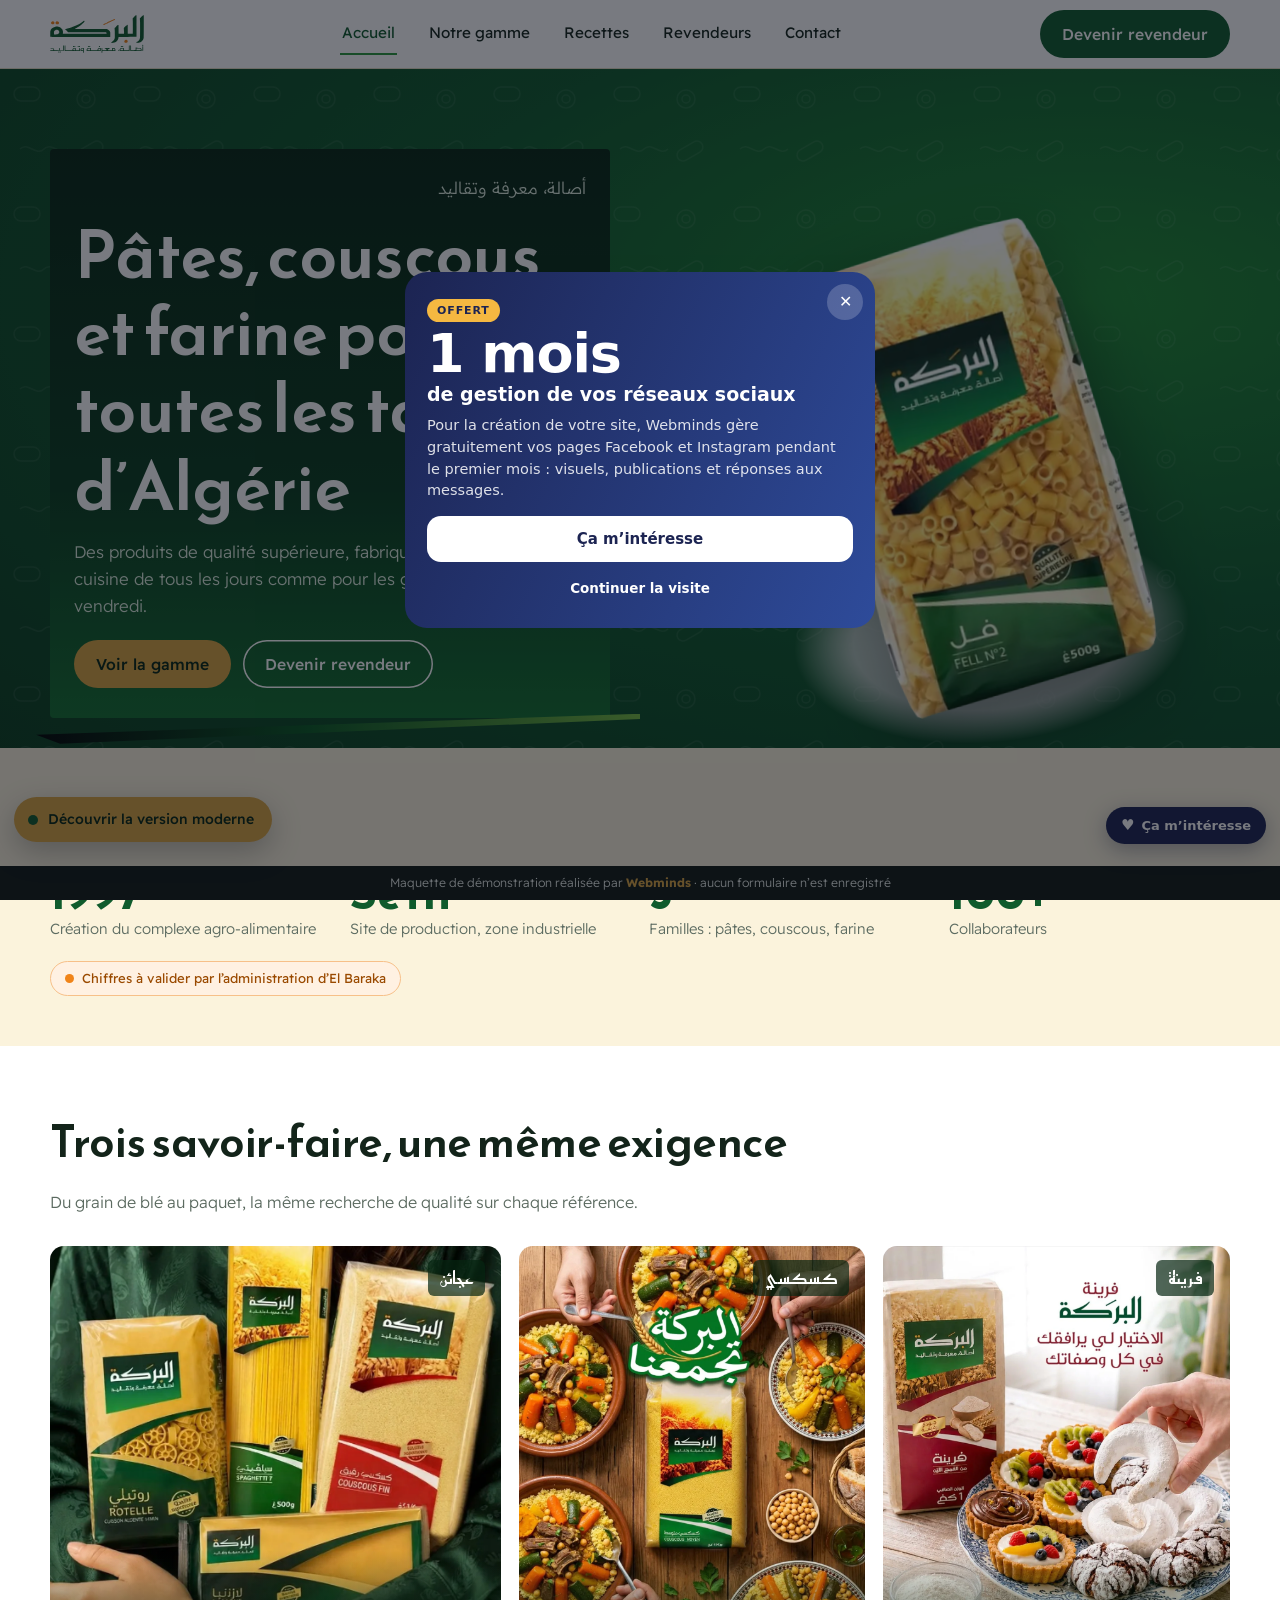
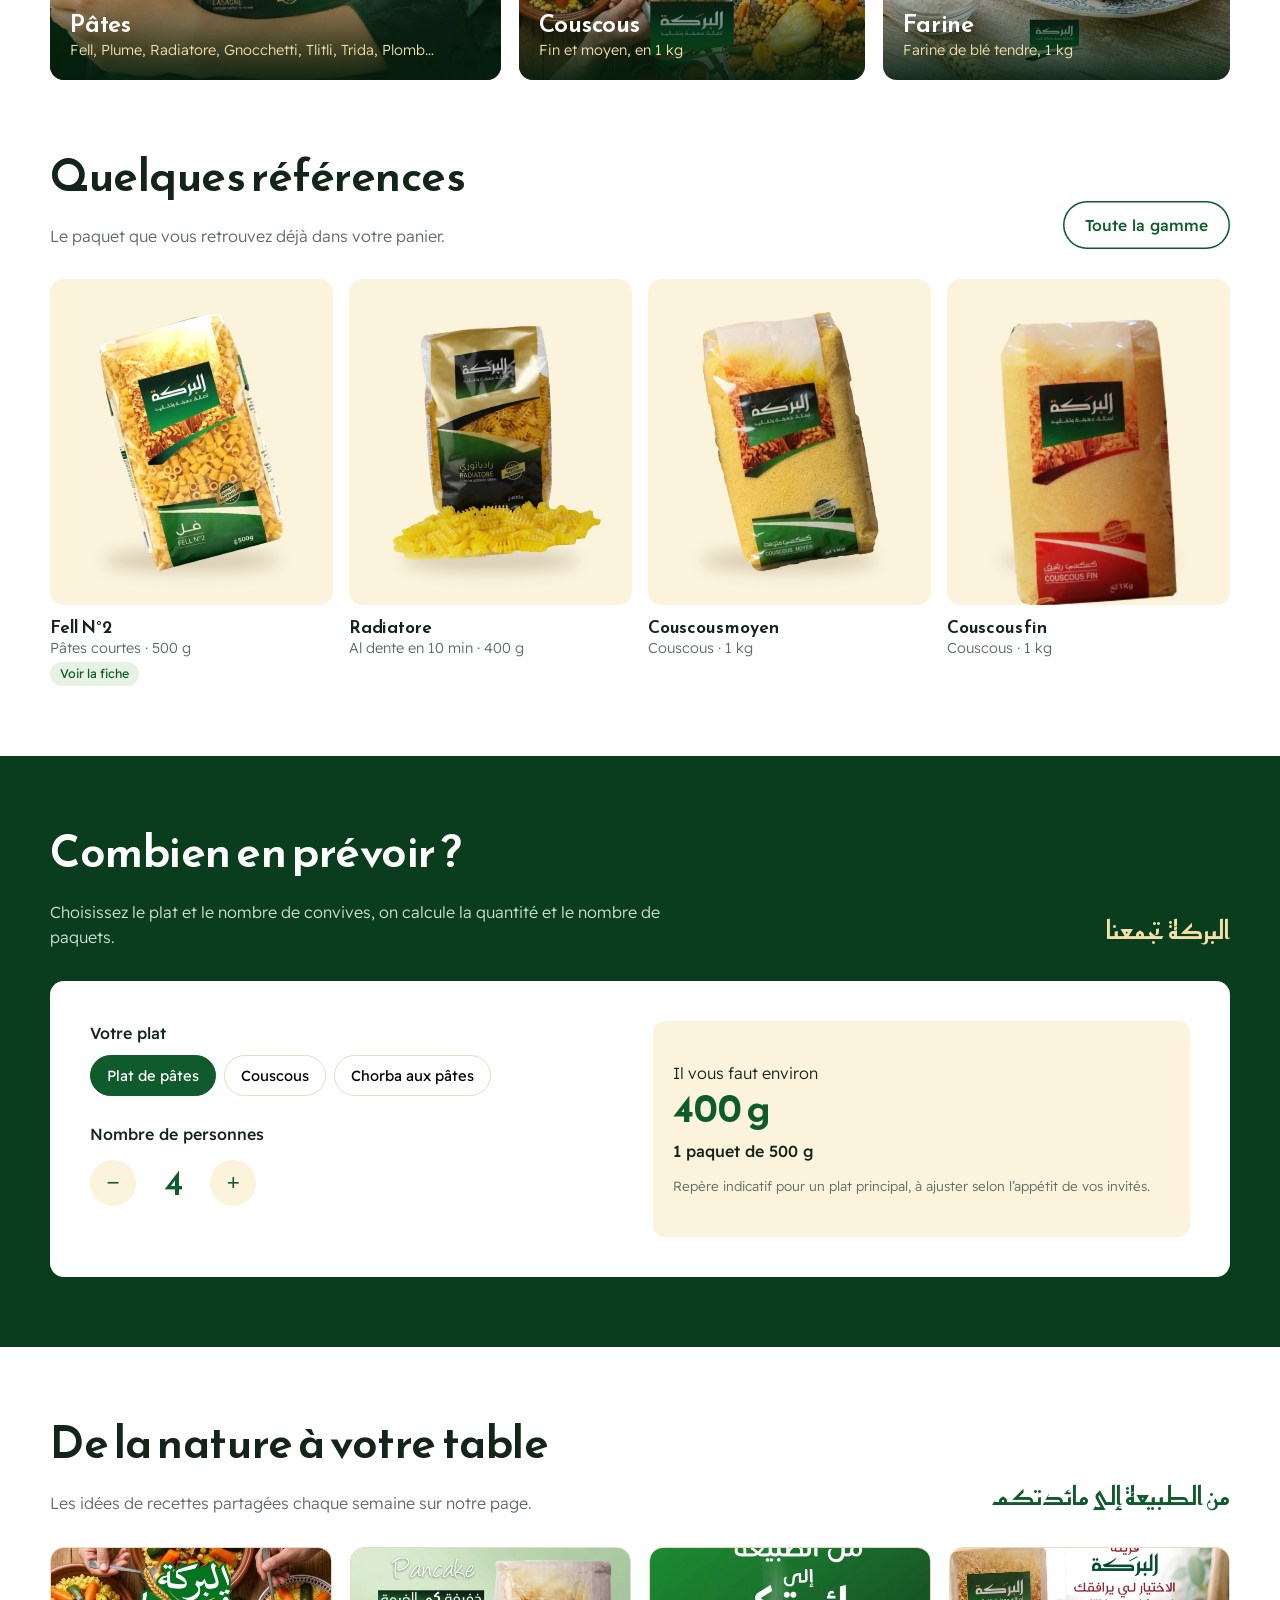
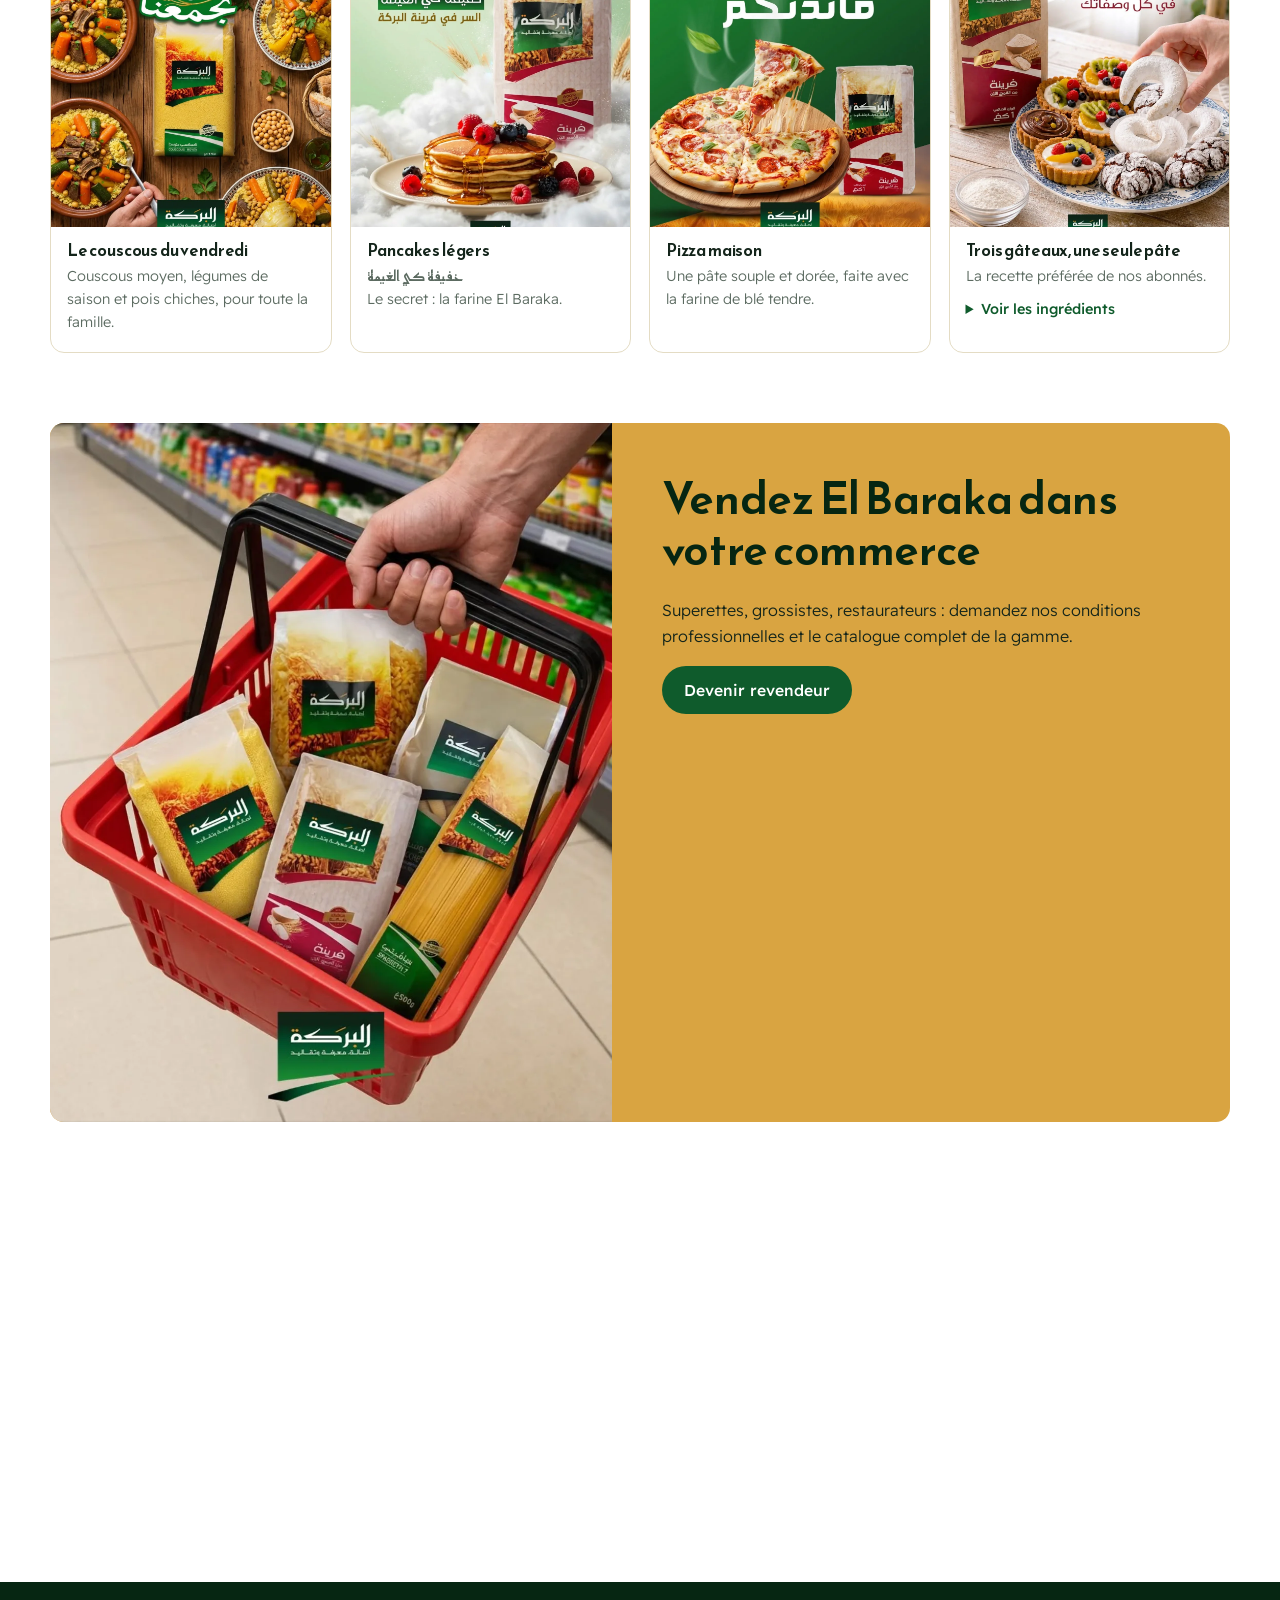
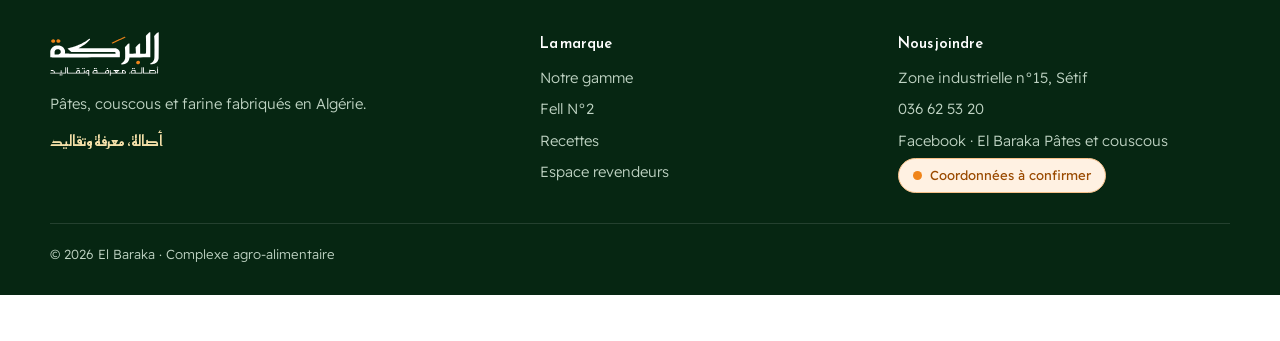
<file: index.html>
<!doctype html>
<html lang="fr">
<head>
<meta charset="utf-8">
<meta name="viewport" content="width=device-width, initial-scale=1, viewport-fit=cover">
<meta name="robots" content="noindex, nofollow">
<title>El Baraka · Pâtes, couscous et farine</title>
<meta name="description" content="El Baraka, pâtes alimentaires, couscous et farine fabriqués en Algérie.">
<meta name="theme-color" content="#0F5B2C">
<link rel="preload" href="assets/fonts/reem-kufi-latin-600-normal.woff2" as="font" type="font/woff2" crossorigin>
<link rel="stylesheet" href="assets/css/fonts.css">
<link rel="stylesheet" href="assets/css/style.css">
<link rel="icon" href="data:image/svg+xml,%3Csvg xmlns='http://www.w3.org/2000/svg' viewBox='0 0 32 32'%3E%3Crect width='32' height='32' rx='6' fill='%230F5B2C'/%3E%3Ccircle cx='11' cy='12' r='3' fill='%23F08419'/%3E%3Ccircle cx='19' cy='12' r='3' fill='%23F08419'/%3E%3Crect x='7' y='19' width='18' height='4' fill='%23fff'/%3E%3C/svg%3E">
</head>
<body>
<header class="hd"><div class="wrap hd-in">
<a class="hd-logo" href="index.html" aria-label="El Baraka, accueil"><img src="assets/img/logo-vert.svg" alt="El Baraka" width="95" height="38"></a>
<nav class="nav" aria-label="Navigation principale"><a href="index.html" aria-current="page">Accueil</a><a href="gamme.html">Notre gamme</a><a href="index.html#recettes">Recettes</a><a href="revendeurs.html">Revendeurs</a><a href="contact.html">Contact</a></nav>
<a class="btn btn-vert hd-cta" href="revendeurs.html">Devenir revendeur</a>
<button class="burger" aria-label="Ouvrir le menu" aria-expanded="false"><span></span></button>
</div><nav class="mnav" aria-label="Menu mobile"><a href="index.html" aria-current="page">Accueil</a><a href="gamme.html">Notre gamme</a><a href="index.html#recettes">Recettes</a><a href="revendeurs.html">Revendeurs</a><a href="contact.html">Contact</a></nav></header>
<main>
<section class="hero"><div class="wrap hero-in">
<div class="hero-panel">
<p class="hero-ar">أصالة، معرفة وتقاليد</p>
<h1>Pâtes, couscous et farine pour toutes les tables d’Algérie</h1>
<p>Des produits de qualité supérieure, fabriqués en Algérie, pour la cuisine de tous les jours comme pour les grandes tablées du vendredi.</p>
<div class="hero-cta"><a class="btn btn-ble" href="gamme.html">Voir la gamme</a><a class="btn btn-ligne" href="revendeurs.html">Devenir revendeur</a></div>
</div>
<div class="hero-pack"><div class="hero-plate"></div><img src="assets/img/p/fell.webp" alt="Paquet de pâtes El Baraka Fell N°2, 500 g" width="560" height="830"></div>
</div><div class="hero-base"></div></section>

<section class="reperes"><div class="wrap">
<div class="rep-grid">
<div class="rep"><b>1997</b><span>Création du complexe agro-alimentaire</span></div>
<div class="rep"><b>Sétif</b><span>Site de production, zone industrielle</span></div>
<div class="rep"><b>3</b><span>Familles : pâtes, couscous, farine</span></div>
<div class="rep"><b>100+</b><span>Collaborateurs</span></div>
</div><span class="valider">Chiffres à valider par l’administration d’El Baraka</span>
</div></section>

<section class="sec"><div class="wrap">
<div class="sec-tete"><div><h2>Trois savoir-faire, une même exigence</h2><p>Du grain de blé au paquet, la même recherche de qualité sur chaque référence.</p></div></div>
<div class="fam">
<a href="gamme.html#pates"><img src="assets/img/gamme.webp" alt="Paquets de Rotelle, Spaghetti 7, Couscous fin et Lasagne El Baraka" loading="lazy"><span class="fam-ar">عجائن</span><div class="fam-txt"><h3>Pâtes</h3><small>Fell, Plume, Radiatore, Gnocchetti, Tlitli, Trida, Plomb…</small></div></a>
<a href="gamme.html#couscous"><img src="assets/img/couscous-table.webp" alt="Couscous aux légumes servi autour d’un paquet de couscous moyen El Baraka" loading="lazy"><span class="fam-ar">كسكسي</span><div class="fam-txt"><h3>Couscous</h3><small>Fin et moyen, en 1 kg</small></div></a>
<a href="gamme.html#farine"><img src="assets/img/tartelettes.webp" alt="Farine El Baraka à côté de tartelettes et gâteaux secs" loading="lazy"><span class="fam-ar">فرينة</span><div class="fam-txt"><h3>Farine</h3><small>Farine de blé tendre, 1 kg</small></div></a>
</div>
</div></section>

<section class="sec" style="padding-top:0"><div class="wrap">
<div class="sec-tete"><div><h2>Quelques références</h2><p>Le paquet que vous retrouvez déjà dans votre panier.</p></div><a class="btn btn-ligne" href="gamme.html" style="color:var(--vert)">Toute la gamme</a></div>
<div class="pk-grid" data-gamme="4"></div>
</div></section>

<section class="sec fond-vert" id="calcul"><div class="wrap">
<div class="sec-tete"><div><h2>Combien en prévoir ?</h2><p>Choisissez le plat et le nombre de convives, on calcule la quantité et le nombre de paquets.</p></div><p class="ar" style="font-size:1.6rem;color:var(--ble-c)">البركة تجمعنا</p></div>
<div class="calc" data-calc>
<div><label>Votre plat</label><div class="seg"><button type="button" data-plat="pates" aria-pressed="true">Plat de pâtes</button><button type="button" data-plat="couscous" aria-pressed="false">Couscous</button><button type="button" data-plat="soupe" aria-pressed="false">Chorba aux pâtes</button></div></div>
<div class="calc-res"><span>Il vous faut environ</span><b data-res>400 g</b><span data-pk style="font-weight:500;margin-top:6px"></span><small>Repère indicatif pour un plat principal, à ajuster selon l’appétit de vos invités.</small></div>
<div><label>Nombre de personnes</label><div class="stepper"><button type="button" data-moins aria-label="Une personne de moins">−</button><output aria-live="polite">4</output><button type="button" data-plus aria-label="Une personne de plus">+</button></div></div>
</div>
</div></section>

<section class="sec" id="recettes"><div class="wrap">
<div class="sec-tete"><div><h2>De la nature à votre table</h2><p>Les idées de recettes partagées chaque semaine sur notre page.</p></div><p class="ar" style="font-size:1.6rem;color:var(--vert)">من الطبيعة إلى مائدتكم</p></div>
<div class="rec">
<article><img src="assets/img/couscous-table.webp" alt="Couscous aux légumes et viande" loading="lazy"><div class="rc-t"><h3>Le couscous du vendredi</h3><p>Couscous moyen, légumes de saison et pois chiches, pour toute la famille.</p></div></article>
<article><img src="assets/img/pancake.webp" alt="Pancakes aux fruits rouges et sirop" loading="lazy"><div class="rc-t"><h3>Pancakes légers</h3><p class="ar" style="text-align:left">خفيفة كي الغيمة</p><p>Le secret : la farine El Baraka.</p></div></article>
<article><img src="assets/img/pizza.webp" alt="Pizza maison à côté d’un paquet de farine El Baraka" loading="lazy"><div class="rc-t"><h3>Pizza maison</h3><p>Une pâte souple et dorée, faite avec la farine de blé tendre.</p></div></article>
<article><img src="assets/img/tartelettes.webp" alt="Tartelettes aux fruits et gâteaux secs" loading="lazy"><div class="rc-t"><h3>Trois gâteaux, une seule pâte</h3><p>La recette préférée de nos abonnés.</p>
<details><summary>Voir les ingrédients</summary><ul><li>3 œufs, vanille, 1 pincée de sel</li><li>1 pot de yaourt nature ou vanille</li><li>150 g de sucre</li><li>130 g d’huile</li><li>50 g de lait</li><li>250 g de farine El Baraka</li><li>1 sachet et demi de levure (15 g)</li></ul></details></div></article>
</div>
</div></section>

<section class="sec" style="padding-top:0"><div class="wrap">
<div class="bande"><img src="assets/img/panier.webp" alt="Panier de courses rempli de produits El Baraka" loading="lazy">
<div><h2>Vendez El Baraka dans votre commerce</h2><p>Superettes, grossistes, restaurateurs : demandez nos conditions professionnelles et le catalogue complet de la gamme.</p><a class="btn btn-vert" href="revendeurs.html">Devenir revendeur</a></div></div>
</div></section>
</main>
<iframe class="carte" title="Zone industrielle de Sétif sur Google Maps" loading="lazy" referrerpolicy="no-referrer-when-downgrade" src="https://maps.google.com/maps?q=Zone%20industrielle%20S%C3%A9tif%20Alg%C3%A9rie&z=13&output=embed"></iframe>
<footer class="pied"><div class="wrap">
<div class="pied-in">
<div><img src="assets/img/logo-blanc.svg" alt="El Baraka" width="110" height="44"><p style="margin-top:16px">Pâtes, couscous et farine fabriqués en Algérie.</p><p class="ar" style="text-align:left;color:#F3DFA8">أصالة، معرفة وتقاليد</p></div>
<div><h4>La marque</h4><ul><li><a href="gamme.html">Notre gamme</a></li><li><a href="produit.html">Fell N°2</a></li><li><a href="index.html#recettes">Recettes</a></li><li><a href="revendeurs.html">Espace revendeurs</a></li></ul></div>
<div><h4>Nous joindre</h4><ul><li>Zone industrielle n°15, Sétif</li><li><a href="tel:+21336625320">036 62 53 20</a></li><li><a href="https://www.facebook.com/search/top?q=El%20Baraka%20P%C3%A2tes%20et%20couscous" target="_blank" rel="noopener">Facebook · El Baraka Pâtes et couscous</a></li></ul><span class="valider">Coordonnées à confirmer</span></div>
</div>
<div class="pied-bas">© 2026 El Baraka · Complexe agro-alimentaire</div>
</div></footer>
<a class="vpill" href="v2/"><i></i>Découvrir la version moderne</a>
<div class="demo">Maquette de démonstration réalisée par <b>Webminds</b> · aucun formulaire n’est enregistré</div>
<script src="assets/js/main.js"></script><script data-wml>(function(){if(window.__wmL)return;window.__wmL=1;
var C={"p": "El Baraka", "mail": null, "wa": "213797372452", "v": [["/", "Version corporate", "Claire et rassurante"], ["/v2/", "Version moderne", "Immersive et animée"]]};
function ready(f){document.readyState==='loading'?document.addEventListener('DOMContentLoaded',f):f()}
ready(function(){
var css='.wmL-b{position:fixed;right:14px;bottom:calc(56px + env(safe-area-inset-bottom));z-index:2147483000;border:0;border-radius:999px;background:#1C2452;color:#fff;font:700 13px/1 system-ui,-apple-system,Segoe UI,Roboto,sans-serif;padding:11px 15px;box-shadow:0 6px 22px rgba(20,30,60,.35);cursor:pointer;display:flex;align-items:center;gap:7px}'
+'@media(max-width:520px){.wmL-b{bottom:calc(112px + env(safe-area-inset-bottom));font-size:12.5px;padding:10px 13px}}'
+'.wmL-m{position:fixed;inset:0;z-index:2147483001;background:rgba(10,14,25,.55);display:none;align-items:flex-end;justify-content:center;font-family:system-ui,-apple-system,Segoe UI,Roboto,sans-serif}.wmL-m.on{display:flex}@media(min-width:700px){.wmL-m{align-items:center;padding:20px}}'
+'.wmL-x{box-sizing:border-box;position:relative;background:#fff;color:#1C2452;width:100%;max-width:470px;max-height:92vh;overflow:auto;border-radius:22px 22px 0 0;padding:24px 22px calc(22px + env(safe-area-inset-bottom));text-align:left}@media(min-width:700px){.wmL-x{border-radius:22px}}'
+'.wmL-x *{box-sizing:border-box}.wmL-c{position:absolute;top:12px;right:12px;width:36px;height:36px;border:0;border-radius:50%;background:#F0F2F1;font-size:16px;cursor:pointer;color:#1C2452}'
+'.wmL-x h3{font:800 26px/1.1 system-ui,-apple-system,sans-serif;margin:4px 40px 10px 0;color:inherit}.wmL-x p{margin:0 0 14px;line-height:1.5;font-size:14.5px;opacity:.85}'
+'.wmL-o{background:linear-gradient(115deg,#1C2452,#2E4B9A);color:#fff}.wmL-o .wmL-c{background:rgba(255,255,255,.2);color:#fff}.wmL-big{font:900 54px/.95 system-ui,-apple-system,sans-serif;letter-spacing:-.02em;margin:6px 0 2px}.wmL-big small{display:block;font-size:19px;font-weight:700;letter-spacing:0;margin-top:6px}'
+'.wmL-tag{display:inline-block;background:#F5B841;color:#1C2452;font:800 11px system-ui,sans-serif;letter-spacing:.08em;border-radius:999px;padding:5px 10px}'
+'.wmL-btn{display:flex;align-items:center;justify-content:center;width:100%;border:0;border-radius:14px;padding:14px;font:800 15px system-ui,-apple-system,sans-serif;cursor:pointer;margin-top:8px}.wmL-w{background:#fff;color:#1C2452}.wmL-g{background:#1FAF55;color:#fff}.wmL-n{background:#1C2452;color:#fff}.wmL-l{background:transparent;color:inherit;font-weight:600;font-size:13.5px;padding:10px}'
+'.wmL-s{font:700 11.5px system-ui,sans-serif;text-transform:uppercase;letter-spacing:.06em;opacity:.6;margin:12px 0 8px}.wmL-ch{display:grid;gap:8px}.wmL-ch label{display:flex;align-items:center;gap:10px;border:1.5px solid #E2E6E3;border-radius:12px;padding:11px 12px;cursor:pointer;font-size:14px;font-weight:600}.wmL-ch label small{display:block;font-weight:500;opacity:.65;font-size:12px}.wmL-ch input{width:18px;height:18px;flex:none;accent-color:#1FAF55}'
+'.wmL-f{display:grid;gap:8px;margin:12px 0 6px}.wmL-f input{border:1.5px solid #E2E6E3;border-radius:12px;padding:12px;font:500 16px system-ui,sans-serif;color:#1C2452;background:#fff;-webkit-user-select:text!important;user-select:text!important;width:100%}'
+'.wmL-ok{text-align:center}.wmL-ok i{display:grid;place-items:center;width:64px;height:64px;margin:6px auto 12px;border-radius:50%;background:#E8F7EE;color:#1FAF55;font-style:normal;font-size:30px}';
var st=document.createElement('style');st.textContent=css;document.head.appendChild(st);
function ss(k,v){try{if(v===undefined)return sessionStorage.getItem(k);sessionStorage.setItem(k,v)}catch(e){}}
var p=location.pathname,cur=0;C.v.forEach(function(v,i){if(v[0]!=='/'&&p.indexOf(v[0])===0)cur=i});
var off=document.createElement('div');off.className='wmL-m';off.innerHTML='<div class="wmL-x wmL-o" role="dialog" aria-modal="true"><button class="wmL-c" type="button" aria-label="Fermer">✕</button><span class="wmL-tag">OFFERT</span><div class="wmL-big">1 mois<small>de gestion de vos réseaux sociaux</small></div><p style="margin-top:12px">Pour la création de votre site, Webminds gère gratuitement vos pages Facebook et Instagram pendant le premier mois : visuels, publications et réponses aux messages.</p><button class="wmL-btn wmL-w" type="button" data-i>Ça m’intéresse</button><button class="wmL-btn wmL-l" type="button" data-c>Continuer la visite</button></div>';
var ch='';C.v.forEach(function(v,i){ch+='<label><input type="radio" name="wmLv" value="'+v[1]+'"'+(i===cur?' checked':'')+'><span>'+v[1]+(v[2]?'<small>'+v[2]+'</small>':'')+'</span></label>'});
var it=document.createElement('div');it.className='wmL-m';it.innerHTML='<div class="wmL-x" role="dialog" aria-modal="true"><button class="wmL-c" type="button" aria-label="Fermer">✕</button><div data-s1><h3>Cette maquette vous plaît ?</h3><p>Choisissez la version qui vous intéresse : Webminds vous recontacte pour vous la présenter.</p>'+(C.v.length>1?'<div class="wmL-s">La version préférée</div><div class="wmL-ch">'+ch+'</div>':'')+'<div class="wmL-s">En plus</div><div class="wmL-ch"><label><input type="checkbox" value="Gestion des réseaux sociaux (1 mois offert)"><span>Réseaux sociaux<small>1 mois de gestion offert avec le site</small></span></label></div><div class="wmL-f"><input name="n" placeholder="Votre nom" autocomplete="name"><input name="t" type="tel" inputmode="tel" placeholder="Votre téléphone (facultatif)" autocomplete="tel"></div><button class="wmL-btn wmL-g" type="button" data-w>Envoyer sur WhatsApp</button>'+(C.mail?'<button class="wmL-btn wmL-l" type="button" data-e>Envoyer par e-mail</button>':'')+'</div><div class="wmL-ok" data-s2 hidden><i>✓</i><h3 style="margin:0 0 8px">Merci !</h3><p>Votre choix a bien été transmis à Webminds. Nous vous recontactons très vite.</p><button class="wmL-btn wmL-n" type="button" data-c>Continuer la visite</button></div></div>';
document.body.appendChild(off);document.body.appendChild(it);
var b=document.createElement('button');b.type='button';b.className='wmL-b';b.innerHTML='<b style="font-size:15px">♥</b>Ça m’intéresse';document.body.appendChild(b);
function op(m){off.classList.remove('on');it.classList.remove('on');m.classList.add('on')}
[off,it].forEach(function(m){m.addEventListener('click',function(e){if(e.target===m||e.target.closest('.wmL-c')||e.target.closest('[data-c]'))m.classList.remove('on')})});
b.onclick=function(){op(it)};off.querySelector('[data-i]').onclick=function(){op(it)};
function msg(){var v=(it.querySelector('input[name=wmLv]:checked')||{}).value||C.v[cur][1],x=[].map.call(it.querySelectorAll('input[type=checkbox]:checked'),function(c){return c.value}),n=it.querySelector('[name=n]').value.trim(),t=it.querySelector('[name=t]').value.trim();
 return{v:v,x:x,n:n,t:t,txt:'Bonjour Webminds, la maquette '+C.p+' m’intéresse.\nVersion préférée : '+v+(x.length?'\nEn plus : '+x.join(', '):'')+(n?'\nNom : '+n:'')+(t?'\nTéléphone : '+t:'')+'\nLien : '+location.origin+C.v[cur][0]}}
function mail(m){if(!C.mail)return;try{fetch('https://formsubmit.co/ajax/'+C.mail,{method:'POST',keepalive:true,headers:{'Content-Type':'application/json','Accept':'application/json'},body:JSON.stringify({_subject:'Maquette '+C.p+' : intéressé ('+m.v+')',Prospect:C.p,Version:m.v,Options:m.x.join(', ')||'-',Nom:m.n||'-',Telephone:m.t||'-',Lien:location.origin+C.v[cur][0],_template:'table',_captcha:'false'})}).catch(function(){})}catch(e){}}
function done(){it.querySelector('[data-s1]').hidden=true;it.querySelector('[data-s2]').hidden=false;ss('wmL-sent','1')}
it.querySelector('[data-w]').onclick=function(){var m=msg();mail(m);done();location.href='https://wa.me/'+C.wa+'?text='+encodeURIComponent(m.txt)};
var e=it.querySelector('[data-e]');if(e)e.onclick=function(){mail(msg());done()};
var sh=ss('wmL-off');addEventListener('scroll',function(){var r=(scrollY+innerHeight)/document.documentElement.scrollHeight;
 if(!sh&&scrollY>500&&r>.3){sh=1;ss('wmL-off','1');op(off)}
 if(!ss('wmL-it')&&!ss('wmL-sent')&&sh&&r>.92&&!off.classList.contains('on')){ss('wmL-it','1');op(it)}},{passive:true});
});})();
</script></body></html>
</file>
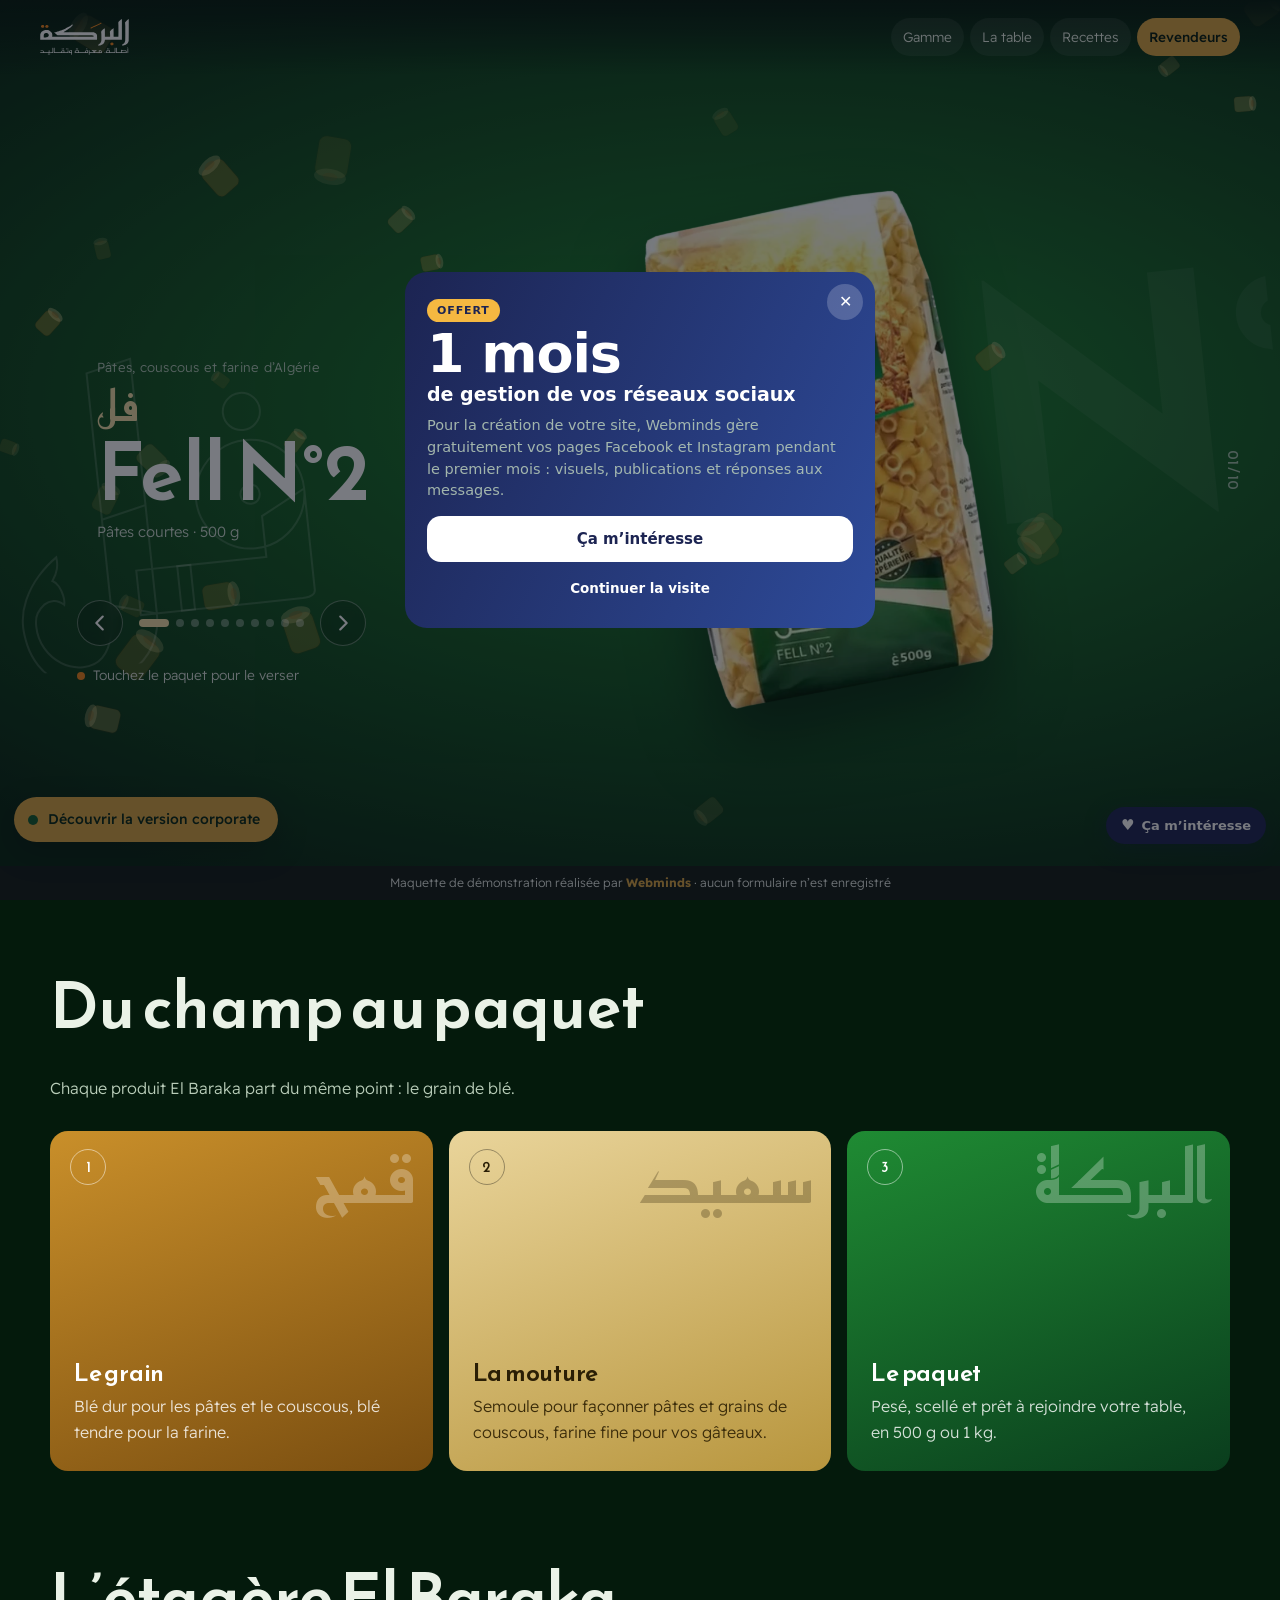
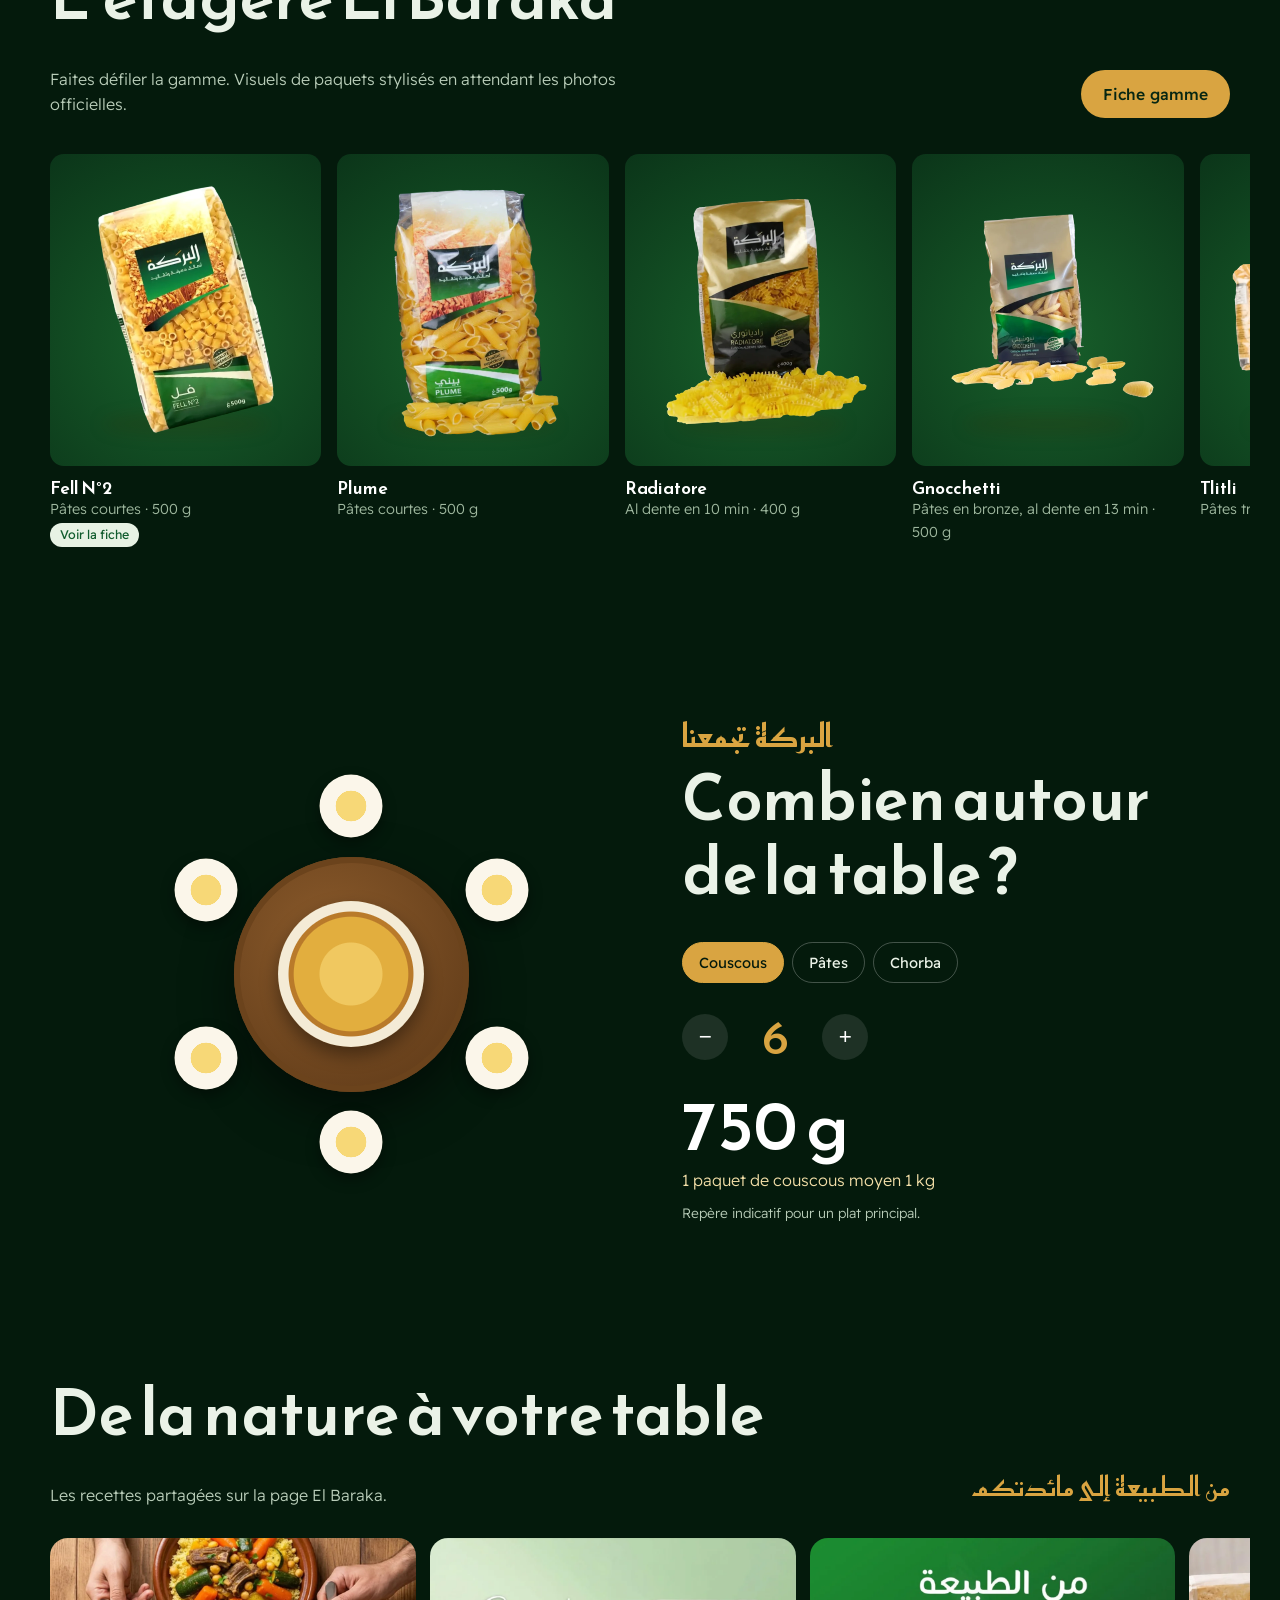
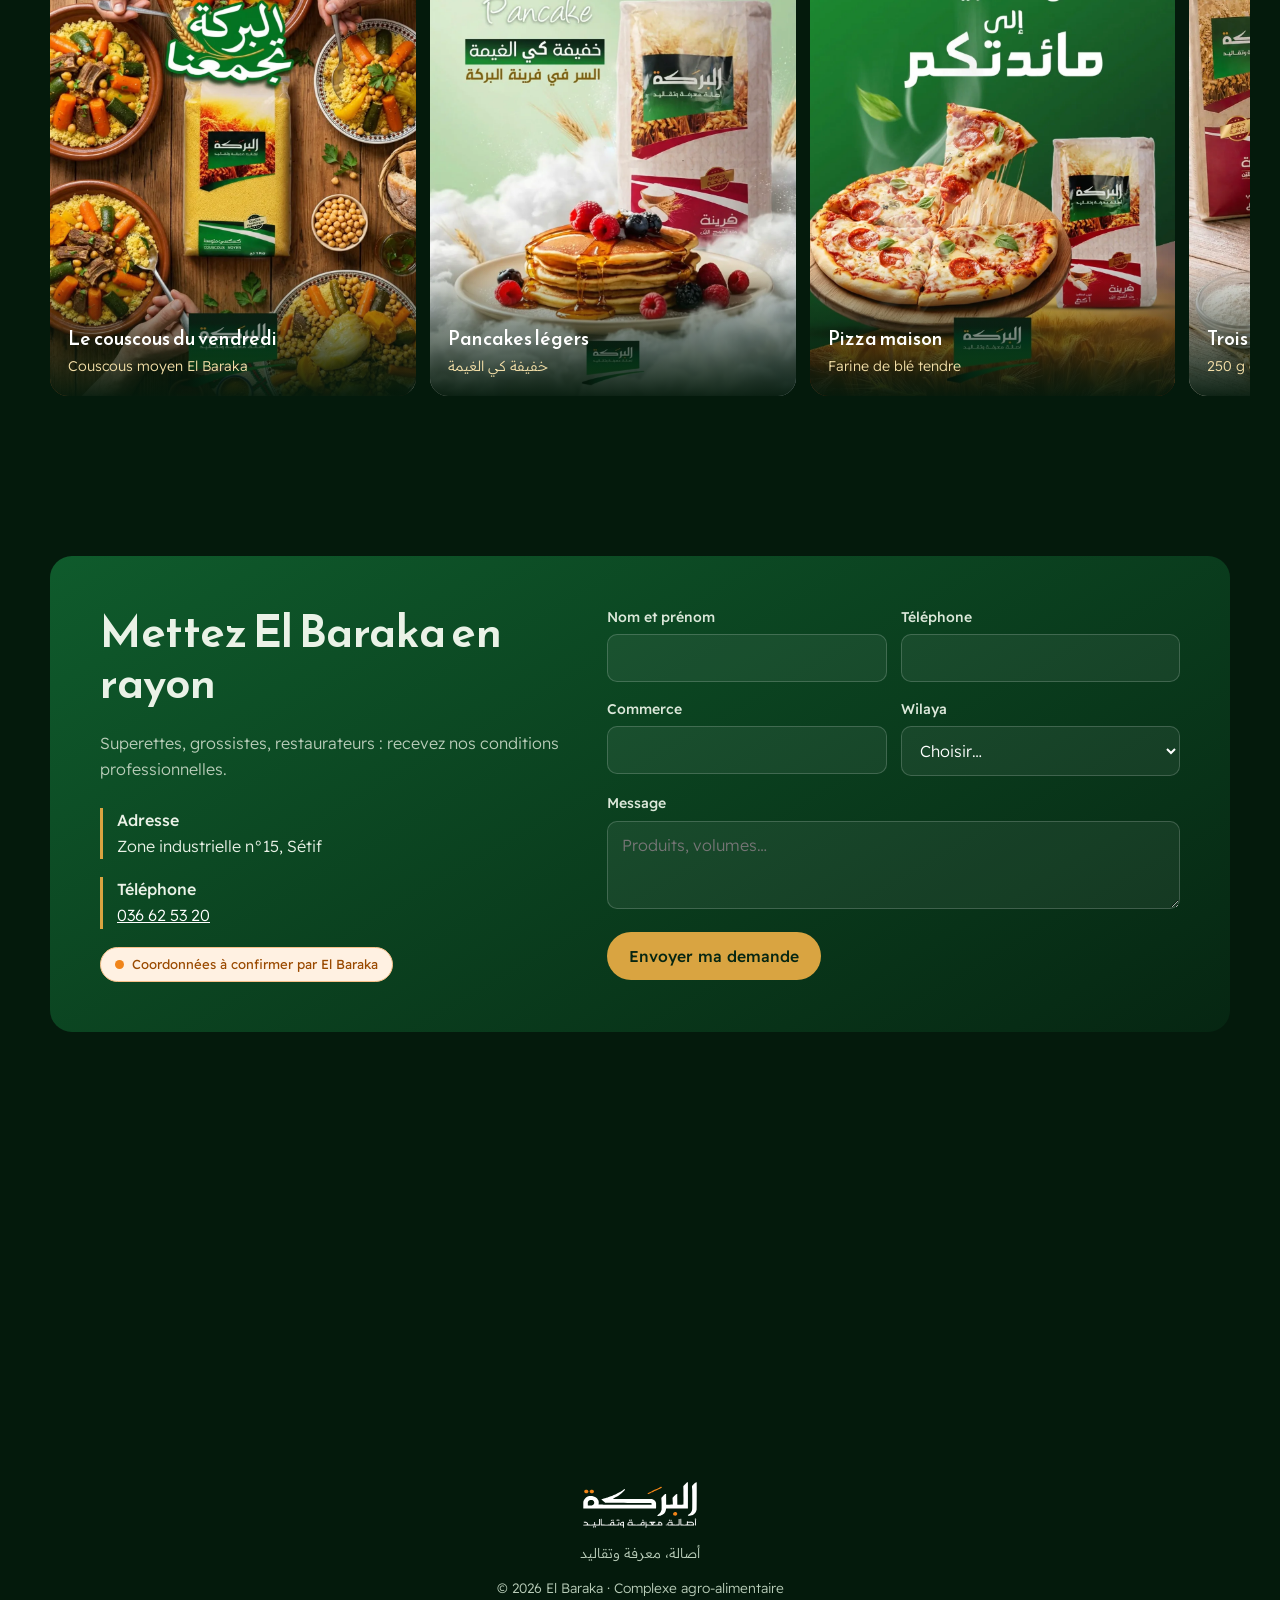
<file: v2/index.html>
<!doctype html>
<html lang="fr">
<head>
<meta charset="utf-8">
<meta name="viewport" content="width=device-width, initial-scale=1, viewport-fit=cover">
<meta name="robots" content="noindex, nofollow">
<title>El Baraka · البركة تجمعنا</title>
<meta name="description" content="El Baraka, pâtes, couscous et farine fabriqués en Algérie.">
<meta name="theme-color" content="#041A0C">
<link rel="stylesheet" href="../assets/css/fonts.css">
<link rel="stylesheet" href="../assets/css/style.css">
<link rel="stylesheet" href="v2.css">
<link rel="icon" href="data:image/svg+xml,%3Csvg xmlns='http://www.w3.org/2000/svg' viewBox='0 0 32 32'%3E%3Crect width='32' height='32' rx='6' fill='%230F5B2C'/%3E%3Ccircle cx='11' cy='12' r='3' fill='%23F08419'/%3E%3Ccircle cx='19' cy='12' r='3' fill='%23F08419'/%3E%3Crect x='7' y='19' width='18' height='4' fill='%23fff'/%3E%3C/svg%3E">
</head>
<body class="v2" data-base="../">
<header class="v2-hd">
<a href="#haut" aria-label="El Baraka"><img src="../assets/img/logo-blanc.svg" alt="El Baraka" width="90" height="36"></a>
<nav aria-label="Navigation"><a class="lg" href="#gamme">Gamme</a><a class="lg" href="#table">La table</a><a class="lg" href="#recettes">Recettes</a><a class="ac" href="#revendeurs">Revendeurs</a></nav>
</header>

<main id="haut">
<section class="scene" id="scene" aria-roledescription="carrousel" aria-label="La gamme El Baraka">
<div class="sc-fond" id="fond"></div>
<div class="sc-vague" id="vague"></div>
<canvas id="ciel" aria-hidden="true"></canvas>
<div class="sc-defile" aria-hidden="true"><div class="sc-piste" id="piste"></div></div>
<div class="sc-texte">
<p class="sc-kicker">Pâtes, couscous et farine d’Algérie</p>
<p class="sc-ar" id="tAr"></p>
<h1 class="sc-nom" id="tNom"></h1>
<p class="sc-info" id="tInfo"></p>
</div>
<div class="sc-scene" id="stage"></div>
<canvas id="pluie" aria-hidden="true"></canvas>
<div class="sc-nav">
<button class="sc-fl" id="prev" aria-label="Produit précédent"><svg viewBox="0 0 24 24" width="22" height="22"><path d="M15 5l-7 7 7 7" fill="none" stroke="currentColor" stroke-width="2.4" stroke-linecap="round" stroke-linejoin="round"/></svg></button>
<div class="sc-pts" id="pts"></div>
<button class="sc-fl" id="next" aria-label="Produit suivant"><svg viewBox="0 0 24 24" width="22" height="22"><path d="M9 5l7 7-7 7" fill="none" stroke="currentColor" stroke-width="2.4" stroke-linecap="round" stroke-linejoin="round"/></svg></button>
</div>
<p class="sc-astuce" id="astuce"><i></i>Touchez le paquet pour le verser</p>
<p class="sc-num" id="num"></p>
</section>

<section class="sec"><div class="wrap">
<div class="sec-tete"><div><h2>Du champ au paquet</h2><p>Chaque produit El Baraka part du même point : le grain de blé.</p></div></div>
<div class="etapes">
<div class="etape e1"><span class="ar">قمح</span><h3>Le grain</h3><p>Blé dur pour les pâtes et le couscous, blé tendre pour la farine.</p></div>
<div class="etape e2"><span class="ar">سميد</span><h3>La mouture</h3><p>Semoule pour façonner pâtes et grains de couscous, farine fine pour vos gâteaux.</p></div>
<div class="etape e3"><span class="ar">البركة</span><h3>Le paquet</h3><p>Pesé, scellé et prêt à rejoindre votre table, en 500 g ou 1 kg.</p></div>
</div>
</div></section>

<section class="sec" id="gamme" style="padding-top:20px"><div class="wrap">
<div class="sec-tete"><div><h2>L’étagère El Baraka</h2><p>Faites défiler la gamme. Visuels de paquets stylisés en attendant les photos officielles.</p></div><a class="btn btn-ble" href="../gamme.html">Fiche gamme</a></div>
<div class="etagere" data-gamme></div>
</div></section>

<section class="sec" id="table"><div class="wrap table-zone">
<div class="table" id="tableau" aria-hidden="true"><div class="table-plateau"><div class="table-plat"></div></div></div>
<div class="table-ctrl">
<p class="ar" style="font-size:2rem;color:var(--ble);margin:0">البركة تجمعنا</p>
<h2>Combien autour de la table ?</h2>
<div class="seg" role="group" aria-label="Plat"><button type="button" data-p="couscous" aria-pressed="true">Couscous</button><button type="button" data-p="pates" aria-pressed="false">Pâtes</button><button type="button" data-p="soupe" aria-pressed="false">Chorba</button></div>
<div class="stepper"><button type="button" id="moins" aria-label="Un convive de moins">−</button><output id="conv" aria-live="polite">6</output><button type="button" id="plus" aria-label="Un convive de plus">+</button></div>
<div class="table-res" id="qte">750 g<small>1 paquet de couscous moyen 1 kg</small></div>
<p style="margin-top:14px;font-size:.85rem">Repère indicatif pour un plat principal.</p>
</div>
</div></section>

<section class="sec" id="recettes"><div class="wrap">
<div class="sec-tete"><div><h2>De la nature à votre table</h2><p>Les recettes partagées sur la page El Baraka.</p></div><p class="ar" style="font-size:1.7rem;color:var(--ble)">من الطبيعة إلى مائدتكم</p></div>
<div class="defile">
<figure><img src="../assets/img/couscous-table.webp" alt="Couscous aux légumes" loading="lazy"><figcaption>Le couscous du vendredi<span>Couscous moyen El Baraka</span></figcaption></figure>
<figure><img src="../assets/img/pancake.webp" alt="Pancakes aux fruits rouges" loading="lazy"><figcaption>Pancakes légers<span>خفيفة كي الغيمة</span></figcaption></figure>
<figure><img src="../assets/img/pizza.webp" alt="Pizza maison" loading="lazy"><figcaption>Pizza maison<span>Farine de blé tendre</span></figcaption></figure>
<figure><img src="../assets/img/tartelettes.webp" alt="Tartelettes et gâteaux secs" loading="lazy"><figcaption>Trois gâteaux, une seule pâte<span>250 g de farine El Baraka</span></figcaption></figure>
<figure><img src="../assets/img/panier.webp" alt="Panier de produits El Baraka" loading="lazy"><figcaption>Le panier de la semaine<span>عجائن البركة.. الاختيار الدائم</span></figcaption></figure>
</div>
</div></section>

<section class="sec" id="revendeurs"><div class="wrap">
<div class="v2-rev">
<div>
<h2 style="font-size:clamp(1.8rem,5vw,2.8rem)">Mettez El Baraka en rayon</h2>
<p>Superettes, grossistes, restaurateurs : recevez nos conditions professionnelles.</p>
<div class="coord" style="margin-top:26px">
<div><b>Adresse</b>Zone industrielle n°15, Sétif</div>
<div><b>Téléphone</b><a href="tel:+21336625320">036 62 53 20</a></div>
</div>
<span class="valider" style="margin-top:18px">Coordonnées à confirmer par El Baraka</span>
</div>
<form class="form" data-demo>
<div class="row"><div><label for="v-n">Nom et prénom</label><input id="v-n" required autocomplete="name"></div><div><label for="v-t">Téléphone</label><input id="v-t" type="tel" required autocomplete="tel"></div></div>
<div class="row"><div><label for="v-s">Commerce</label><input id="v-s" required></div><div><label for="v-w">Wilaya</label><select id="v-w" data-wilayas required><option value="">Choisir…</option></select></div></div>
<div><label for="v-m">Message</label><textarea id="v-m" rows="3" placeholder="Produits, volumes…"></textarea></div>
<div><button class="btn btn-ble" type="submit">Envoyer ma demande</button></div>
<p class="ok" role="status">Demande envoyée. (Démonstration : rien n’a été enregistré.)</p>
</form>
</div>
</div></section>
<iframe class="carte" title="Zone industrielle de Sétif sur Google Maps" loading="lazy" referrerpolicy="no-referrer-when-downgrade" src="https://maps.google.com/maps?q=Zone%20industrielle%20S%C3%A9tif%20Alg%C3%A9rie&z=13&output=embed" style="margin-top:0"></iframe>
</main>
<footer class="v2-pied"><img src="../assets/img/logo-blanc.svg" alt="El Baraka" width="114" height="46"><p>أصالة، معرفة وتقاليد</p><p>© 2026 El Baraka · Complexe agro-alimentaire</p></footer>
<a class="vpill" href="../"><i></i>Découvrir la version corporate</a>
<div class="demo">Maquette de démonstration réalisée par <b>Webminds</b> · aucun formulaire n’est enregistré</div>
<script src="../assets/js/main.js"></script>
<script src="v2.js"></script><script data-wml>(function(){if(window.__wmL)return;window.__wmL=1;
var C={"p": "El Baraka", "mail": null, "wa": "213797372452", "v": [["/", "Version corporate", "Claire et rassurante"], ["/v2/", "Version moderne", "Immersive et animée"]]};
function ready(f){document.readyState==='loading'?document.addEventListener('DOMContentLoaded',f):f()}
ready(function(){
var css='.wmL-b{position:fixed;right:14px;bottom:calc(56px + env(safe-area-inset-bottom));z-index:2147483000;border:0;border-radius:999px;background:#1C2452;color:#fff;font:700 13px/1 system-ui,-apple-system,Segoe UI,Roboto,sans-serif;padding:11px 15px;box-shadow:0 6px 22px rgba(20,30,60,.35);cursor:pointer;display:flex;align-items:center;gap:7px}'
+'@media(max-width:520px){.wmL-b{bottom:calc(112px + env(safe-area-inset-bottom));font-size:12.5px;padding:10px 13px}}'
+'.wmL-m{position:fixed;inset:0;z-index:2147483001;background:rgba(10,14,25,.55);display:none;align-items:flex-end;justify-content:center;font-family:system-ui,-apple-system,Segoe UI,Roboto,sans-serif}.wmL-m.on{display:flex}@media(min-width:700px){.wmL-m{align-items:center;padding:20px}}'
+'.wmL-x{box-sizing:border-box;position:relative;background:#fff;color:#1C2452;width:100%;max-width:470px;max-height:92vh;overflow:auto;border-radius:22px 22px 0 0;padding:24px 22px calc(22px + env(safe-area-inset-bottom));text-align:left}@media(min-width:700px){.wmL-x{border-radius:22px}}'
+'.wmL-x *{box-sizing:border-box}.wmL-c{position:absolute;top:12px;right:12px;width:36px;height:36px;border:0;border-radius:50%;background:#F0F2F1;font-size:16px;cursor:pointer;color:#1C2452}'
+'.wmL-x h3{font:800 26px/1.1 system-ui,-apple-system,sans-serif;margin:4px 40px 10px 0;color:inherit}.wmL-x p{margin:0 0 14px;line-height:1.5;font-size:14.5px;opacity:.85}'
+'.wmL-o{background:linear-gradient(115deg,#1C2452,#2E4B9A);color:#fff}.wmL-o .wmL-c{background:rgba(255,255,255,.2);color:#fff}.wmL-big{font:900 54px/.95 system-ui,-apple-system,sans-serif;letter-spacing:-.02em;margin:6px 0 2px}.wmL-big small{display:block;font-size:19px;font-weight:700;letter-spacing:0;margin-top:6px}'
+'.wmL-tag{display:inline-block;background:#F5B841;color:#1C2452;font:800 11px system-ui,sans-serif;letter-spacing:.08em;border-radius:999px;padding:5px 10px}'
+'.wmL-btn{display:flex;align-items:center;justify-content:center;width:100%;border:0;border-radius:14px;padding:14px;font:800 15px system-ui,-apple-system,sans-serif;cursor:pointer;margin-top:8px}.wmL-w{background:#fff;color:#1C2452}.wmL-g{background:#1FAF55;color:#fff}.wmL-n{background:#1C2452;color:#fff}.wmL-l{background:transparent;color:inherit;font-weight:600;font-size:13.5px;padding:10px}'
+'.wmL-s{font:700 11.5px system-ui,sans-serif;text-transform:uppercase;letter-spacing:.06em;opacity:.6;margin:12px 0 8px}.wmL-ch{display:grid;gap:8px}.wmL-ch label{display:flex;align-items:center;gap:10px;border:1.5px solid #E2E6E3;border-radius:12px;padding:11px 12px;cursor:pointer;font-size:14px;font-weight:600}.wmL-ch label small{display:block;font-weight:500;opacity:.65;font-size:12px}.wmL-ch input{width:18px;height:18px;flex:none;accent-color:#1FAF55}'
+'.wmL-f{display:grid;gap:8px;margin:12px 0 6px}.wmL-f input{border:1.5px solid #E2E6E3;border-radius:12px;padding:12px;font:500 16px system-ui,sans-serif;color:#1C2452;background:#fff;-webkit-user-select:text!important;user-select:text!important;width:100%}'
+'.wmL-ok{text-align:center}.wmL-ok i{display:grid;place-items:center;width:64px;height:64px;margin:6px auto 12px;border-radius:50%;background:#E8F7EE;color:#1FAF55;font-style:normal;font-size:30px}';
var st=document.createElement('style');st.textContent=css;document.head.appendChild(st);
function ss(k,v){try{if(v===undefined)return sessionStorage.getItem(k);sessionStorage.setItem(k,v)}catch(e){}}
var p=location.pathname,cur=0;C.v.forEach(function(v,i){if(v[0]!=='/'&&p.indexOf(v[0])===0)cur=i});
var off=document.createElement('div');off.className='wmL-m';off.innerHTML='<div class="wmL-x wmL-o" role="dialog" aria-modal="true"><button class="wmL-c" type="button" aria-label="Fermer">✕</button><span class="wmL-tag">OFFERT</span><div class="wmL-big">1 mois<small>de gestion de vos réseaux sociaux</small></div><p style="margin-top:12px">Pour la création de votre site, Webminds gère gratuitement vos pages Facebook et Instagram pendant le premier mois : visuels, publications et réponses aux messages.</p><button class="wmL-btn wmL-w" type="button" data-i>Ça m’intéresse</button><button class="wmL-btn wmL-l" type="button" data-c>Continuer la visite</button></div>';
var ch='';C.v.forEach(function(v,i){ch+='<label><input type="radio" name="wmLv" value="'+v[1]+'"'+(i===cur?' checked':'')+'><span>'+v[1]+(v[2]?'<small>'+v[2]+'</small>':'')+'</span></label>'});
var it=document.createElement('div');it.className='wmL-m';it.innerHTML='<div class="wmL-x" role="dialog" aria-modal="true"><button class="wmL-c" type="button" aria-label="Fermer">✕</button><div data-s1><h3>Cette maquette vous plaît ?</h3><p>Choisissez la version qui vous intéresse : Webminds vous recontacte pour vous la présenter.</p>'+(C.v.length>1?'<div class="wmL-s">La version préférée</div><div class="wmL-ch">'+ch+'</div>':'')+'<div class="wmL-s">En plus</div><div class="wmL-ch"><label><input type="checkbox" value="Gestion des réseaux sociaux (1 mois offert)"><span>Réseaux sociaux<small>1 mois de gestion offert avec le site</small></span></label></div><div class="wmL-f"><input name="n" placeholder="Votre nom" autocomplete="name"><input name="t" type="tel" inputmode="tel" placeholder="Votre téléphone (facultatif)" autocomplete="tel"></div><button class="wmL-btn wmL-g" type="button" data-w>Envoyer sur WhatsApp</button>'+(C.mail?'<button class="wmL-btn wmL-l" type="button" data-e>Envoyer par e-mail</button>':'')+'</div><div class="wmL-ok" data-s2 hidden><i>✓</i><h3 style="margin:0 0 8px">Merci !</h3><p>Votre choix a bien été transmis à Webminds. Nous vous recontactons très vite.</p><button class="wmL-btn wmL-n" type="button" data-c>Continuer la visite</button></div></div>';
document.body.appendChild(off);document.body.appendChild(it);
var b=document.createElement('button');b.type='button';b.className='wmL-b';b.innerHTML='<b style="font-size:15px">♥</b>Ça m’intéresse';document.body.appendChild(b);
function op(m){off.classList.remove('on');it.classList.remove('on');m.classList.add('on')}
[off,it].forEach(function(m){m.addEventListener('click',function(e){if(e.target===m||e.target.closest('.wmL-c')||e.target.closest('[data-c]'))m.classList.remove('on')})});
b.onclick=function(){op(it)};off.querySelector('[data-i]').onclick=function(){op(it)};
function msg(){var v=(it.querySelector('input[name=wmLv]:checked')||{}).value||C.v[cur][1],x=[].map.call(it.querySelectorAll('input[type=checkbox]:checked'),function(c){return c.value}),n=it.querySelector('[name=n]').value.trim(),t=it.querySelector('[name=t]').value.trim();
 return{v:v,x:x,n:n,t:t,txt:'Bonjour Webminds, la maquette '+C.p+' m’intéresse.\nVersion préférée : '+v+(x.length?'\nEn plus : '+x.join(', '):'')+(n?'\nNom : '+n:'')+(t?'\nTéléphone : '+t:'')+'\nLien : '+location.origin+C.v[cur][0]}}
function mail(m){if(!C.mail)return;try{fetch('https://formsubmit.co/ajax/'+C.mail,{method:'POST',keepalive:true,headers:{'Content-Type':'application/json','Accept':'application/json'},body:JSON.stringify({_subject:'Maquette '+C.p+' : intéressé ('+m.v+')',Prospect:C.p,Version:m.v,Options:m.x.join(', ')||'-',Nom:m.n||'-',Telephone:m.t||'-',Lien:location.origin+C.v[cur][0],_template:'table',_captcha:'false'})}).catch(function(){})}catch(e){}}
function done(){it.querySelector('[data-s1]').hidden=true;it.querySelector('[data-s2]').hidden=false;ss('wmL-sent','1')}
it.querySelector('[data-w]').onclick=function(){var m=msg();mail(m);done();location.href='https://wa.me/'+C.wa+'?text='+encodeURIComponent(m.txt)};
var e=it.querySelector('[data-e]');if(e)e.onclick=function(){mail(msg());done()};
var sh=ss('wmL-off');addEventListener('scroll',function(){var r=(scrollY+innerHeight)/document.documentElement.scrollHeight;
 if(!sh&&scrollY>500&&r>.3){sh=1;ss('wmL-off','1');op(off)}
 if(!ss('wmL-it')&&!ss('wmL-sent')&&sh&&r>.92&&!off.classList.contains('on')){ss('wmL-it','1');op(it)}},{passive:true});
});})();
</script></body>
</html>
</file>
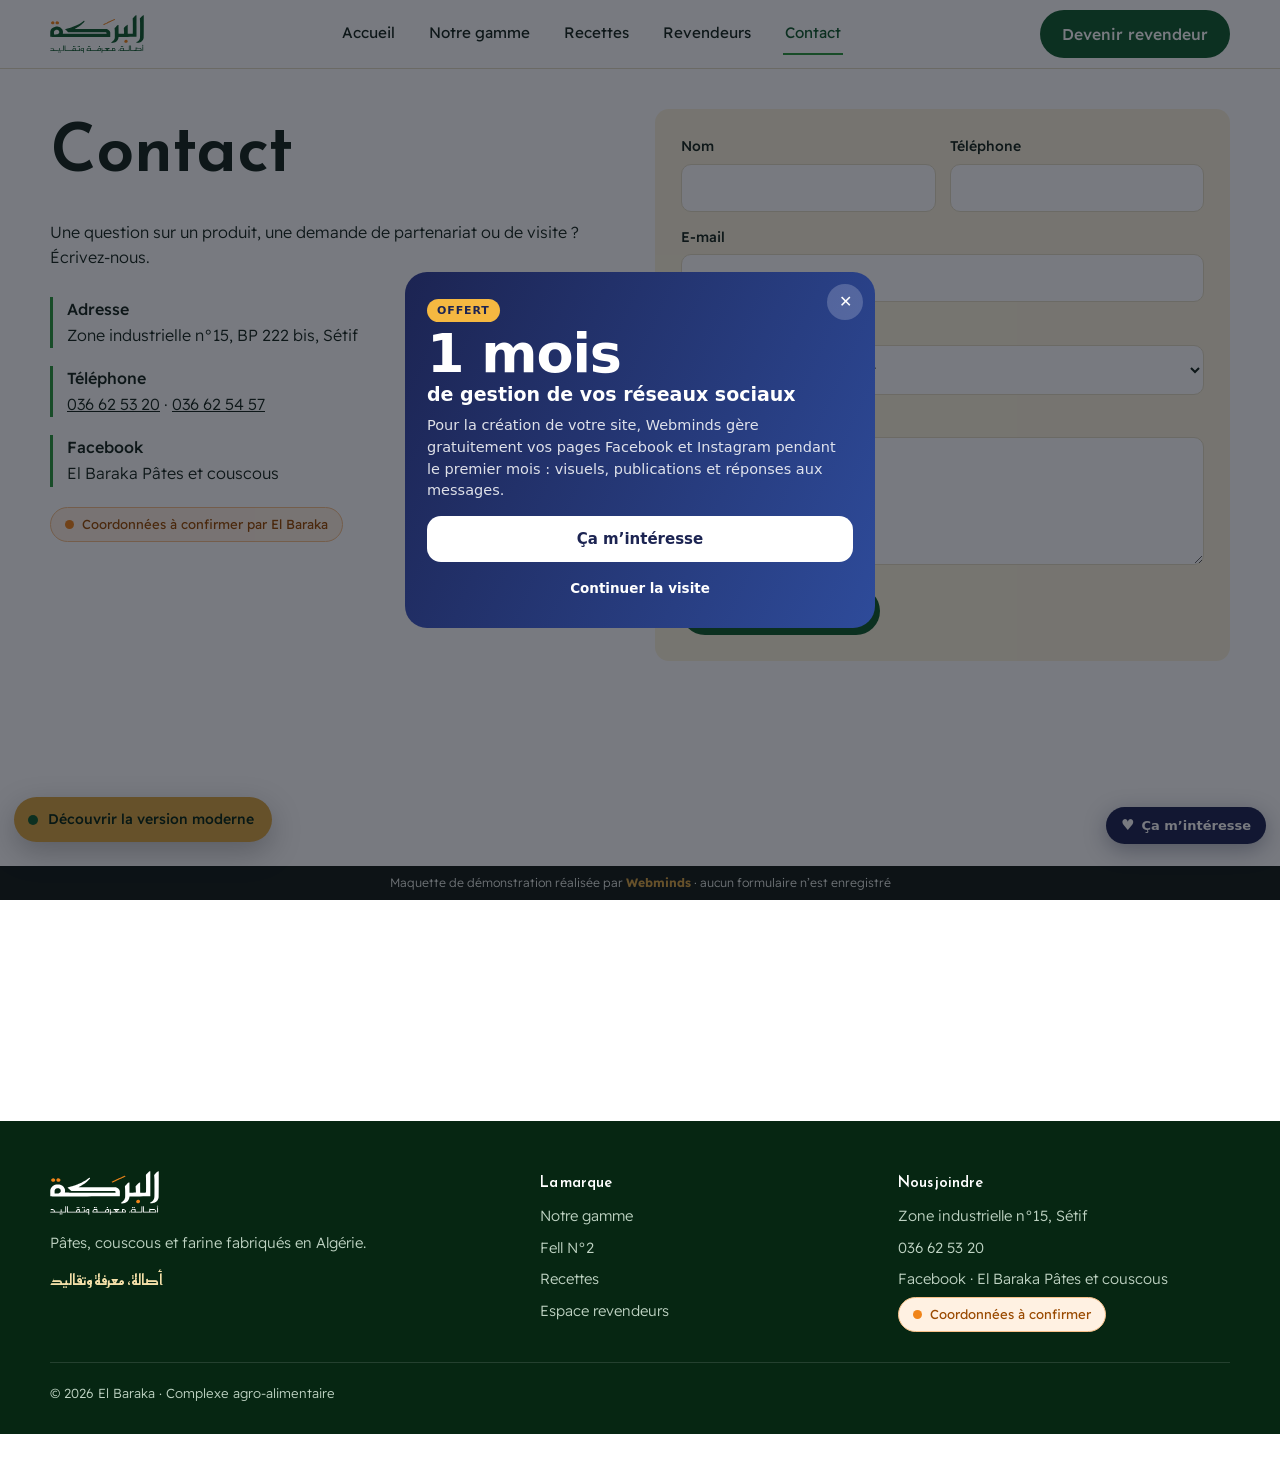
<file: contact.html>
<!doctype html>
<html lang="fr">
<head>
<meta charset="utf-8">
<meta name="viewport" content="width=device-width, initial-scale=1, viewport-fit=cover">
<meta name="robots" content="noindex, nofollow">
<title>Contact · El Baraka</title>
<meta name="description" content="Contacter El Baraka.">
<meta name="theme-color" content="#0F5B2C">
<link rel="preload" href="assets/fonts/reem-kufi-latin-600-normal.woff2" as="font" type="font/woff2" crossorigin>
<link rel="stylesheet" href="assets/css/fonts.css">
<link rel="stylesheet" href="assets/css/style.css">
<link rel="icon" href="data:image/svg+xml,%3Csvg xmlns='http://www.w3.org/2000/svg' viewBox='0 0 32 32'%3E%3Crect width='32' height='32' rx='6' fill='%230F5B2C'/%3E%3Ccircle cx='11' cy='12' r='3' fill='%23F08419'/%3E%3Ccircle cx='19' cy='12' r='3' fill='%23F08419'/%3E%3Crect x='7' y='19' width='18' height='4' fill='%23fff'/%3E%3C/svg%3E">
</head>
<body>
<header class="hd"><div class="wrap hd-in">
<a class="hd-logo" href="index.html" aria-label="El Baraka, accueil"><img src="assets/img/logo-vert.svg" alt="El Baraka" width="95" height="38"></a>
<nav class="nav" aria-label="Navigation principale"><a href="index.html">Accueil</a><a href="gamme.html">Notre gamme</a><a href="index.html#recettes">Recettes</a><a href="revendeurs.html">Revendeurs</a><a href="contact.html" aria-current="page">Contact</a></nav>
<a class="btn btn-vert hd-cta" href="revendeurs.html">Devenir revendeur</a>
<button class="burger" aria-label="Ouvrir le menu" aria-expanded="false"><span></span></button>
</div><nav class="mnav" aria-label="Menu mobile"><a href="index.html">Accueil</a><a href="gamme.html">Notre gamme</a><a href="index.html#recettes">Recettes</a><a href="revendeurs.html">Revendeurs</a><a href="contact.html" aria-current="page">Contact</a></nav></header>
<main>
<section class="sec" style="padding-top:40px"><div class="wrap fiche" style="padding:0;align-items:start">
<div>
<h1>Contact</h1>
<p>Une question sur un produit, une demande de partenariat ou de visite ? Écrivez-nous.</p>
<div class="coord" style="margin-top:26px">
<div><b>Adresse</b>Zone industrielle n°15, BP 222 bis, Sétif</div>
<div><b>Téléphone</b><a href="tel:+21336625320">036 62 53 20</a> · <a href="tel:+21336625457">036 62 54 57</a></div>
<div><b>Facebook</b>El Baraka Pâtes et couscous</div>
</div>
<span class="valider" style="margin-top:20px">Coordonnées à confirmer par El Baraka</span>
</div>
<form class="form" data-demo style="background:var(--semoule);border-radius:14px;padding:26px">
<div class="row"><div><label for="c-n">Nom</label><input id="c-n" required autocomplete="name"></div><div><label for="c-t">Téléphone</label><input id="c-t" type="tel" autocomplete="tel"></div></div>
<div><label for="c-e">E-mail</label><input id="c-e" type="email" required autocomplete="email"></div>
<div><label for="c-o">Objet</label><select id="c-o"><option>Question sur un produit</option><option>Partenariat / distribution</option><option>Presse</option><option>Autre</option></select></div>
<div><label for="c-m">Message</label><textarea id="c-m" rows="5" required></textarea></div>
<div><button class="btn btn-vert" type="submit">Envoyer le message</button></div>
<p class="ok" role="status">Message envoyé. (Démonstration : rien n’a été enregistré.)</p>
</form>
</div></section></main>
<iframe class="carte" title="Zone industrielle de Sétif sur Google Maps" loading="lazy" referrerpolicy="no-referrer-when-downgrade" src="https://maps.google.com/maps?q=Zone%20industrielle%20S%C3%A9tif%20Alg%C3%A9rie&z=13&output=embed"></iframe>
<footer class="pied"><div class="wrap">
<div class="pied-in">
<div><img src="assets/img/logo-blanc.svg" alt="El Baraka" width="110" height="44"><p style="margin-top:16px">Pâtes, couscous et farine fabriqués en Algérie.</p><p class="ar" style="text-align:left;color:#F3DFA8">أصالة، معرفة وتقاليد</p></div>
<div><h4>La marque</h4><ul><li><a href="gamme.html">Notre gamme</a></li><li><a href="produit.html">Fell N°2</a></li><li><a href="index.html#recettes">Recettes</a></li><li><a href="revendeurs.html">Espace revendeurs</a></li></ul></div>
<div><h4>Nous joindre</h4><ul><li>Zone industrielle n°15, Sétif</li><li><a href="tel:+21336625320">036 62 53 20</a></li><li><a href="https://www.facebook.com/search/top?q=El%20Baraka%20P%C3%A2tes%20et%20couscous" target="_blank" rel="noopener">Facebook · El Baraka Pâtes et couscous</a></li></ul><span class="valider">Coordonnées à confirmer</span></div>
</div>
<div class="pied-bas">© 2026 El Baraka · Complexe agro-alimentaire</div>
</div></footer>
<a class="vpill" href="v2/"><i></i>Découvrir la version moderne</a>
<div class="demo">Maquette de démonstration réalisée par <b>Webminds</b> · aucun formulaire n’est enregistré</div>
<script src="assets/js/main.js"></script><script data-wml>(function(){if(window.__wmL)return;window.__wmL=1;
var C={"p": "El Baraka", "mail": null, "wa": "213797372452", "v": [["/", "Version corporate", "Claire et rassurante"], ["/v2/", "Version moderne", "Immersive et animée"]]};
function ready(f){document.readyState==='loading'?document.addEventListener('DOMContentLoaded',f):f()}
ready(function(){
var css='.wmL-b{position:fixed;right:14px;bottom:calc(56px + env(safe-area-inset-bottom));z-index:2147483000;border:0;border-radius:999px;background:#1C2452;color:#fff;font:700 13px/1 system-ui,-apple-system,Segoe UI,Roboto,sans-serif;padding:11px 15px;box-shadow:0 6px 22px rgba(20,30,60,.35);cursor:pointer;display:flex;align-items:center;gap:7px}'
+'@media(max-width:520px){.wmL-b{bottom:calc(112px + env(safe-area-inset-bottom));font-size:12.5px;padding:10px 13px}}'
+'.wmL-m{position:fixed;inset:0;z-index:2147483001;background:rgba(10,14,25,.55);display:none;align-items:flex-end;justify-content:center;font-family:system-ui,-apple-system,Segoe UI,Roboto,sans-serif}.wmL-m.on{display:flex}@media(min-width:700px){.wmL-m{align-items:center;padding:20px}}'
+'.wmL-x{box-sizing:border-box;position:relative;background:#fff;color:#1C2452;width:100%;max-width:470px;max-height:92vh;overflow:auto;border-radius:22px 22px 0 0;padding:24px 22px calc(22px + env(safe-area-inset-bottom));text-align:left}@media(min-width:700px){.wmL-x{border-radius:22px}}'
+'.wmL-x *{box-sizing:border-box}.wmL-c{position:absolute;top:12px;right:12px;width:36px;height:36px;border:0;border-radius:50%;background:#F0F2F1;font-size:16px;cursor:pointer;color:#1C2452}'
+'.wmL-x h3{font:800 26px/1.1 system-ui,-apple-system,sans-serif;margin:4px 40px 10px 0;color:inherit}.wmL-x p{margin:0 0 14px;line-height:1.5;font-size:14.5px;opacity:.85}'
+'.wmL-o{background:linear-gradient(115deg,#1C2452,#2E4B9A);color:#fff}.wmL-o .wmL-c{background:rgba(255,255,255,.2);color:#fff}.wmL-big{font:900 54px/.95 system-ui,-apple-system,sans-serif;letter-spacing:-.02em;margin:6px 0 2px}.wmL-big small{display:block;font-size:19px;font-weight:700;letter-spacing:0;margin-top:6px}'
+'.wmL-tag{display:inline-block;background:#F5B841;color:#1C2452;font:800 11px system-ui,sans-serif;letter-spacing:.08em;border-radius:999px;padding:5px 10px}'
+'.wmL-btn{display:flex;align-items:center;justify-content:center;width:100%;border:0;border-radius:14px;padding:14px;font:800 15px system-ui,-apple-system,sans-serif;cursor:pointer;margin-top:8px}.wmL-w{background:#fff;color:#1C2452}.wmL-g{background:#1FAF55;color:#fff}.wmL-n{background:#1C2452;color:#fff}.wmL-l{background:transparent;color:inherit;font-weight:600;font-size:13.5px;padding:10px}'
+'.wmL-s{font:700 11.5px system-ui,sans-serif;text-transform:uppercase;letter-spacing:.06em;opacity:.6;margin:12px 0 8px}.wmL-ch{display:grid;gap:8px}.wmL-ch label{display:flex;align-items:center;gap:10px;border:1.5px solid #E2E6E3;border-radius:12px;padding:11px 12px;cursor:pointer;font-size:14px;font-weight:600}.wmL-ch label small{display:block;font-weight:500;opacity:.65;font-size:12px}.wmL-ch input{width:18px;height:18px;flex:none;accent-color:#1FAF55}'
+'.wmL-f{display:grid;gap:8px;margin:12px 0 6px}.wmL-f input{border:1.5px solid #E2E6E3;border-radius:12px;padding:12px;font:500 16px system-ui,sans-serif;color:#1C2452;background:#fff;-webkit-user-select:text!important;user-select:text!important;width:100%}'
+'.wmL-ok{text-align:center}.wmL-ok i{display:grid;place-items:center;width:64px;height:64px;margin:6px auto 12px;border-radius:50%;background:#E8F7EE;color:#1FAF55;font-style:normal;font-size:30px}';
var st=document.createElement('style');st.textContent=css;document.head.appendChild(st);
function ss(k,v){try{if(v===undefined)return sessionStorage.getItem(k);sessionStorage.setItem(k,v)}catch(e){}}
var p=location.pathname,cur=0;C.v.forEach(function(v,i){if(v[0]!=='/'&&p.indexOf(v[0])===0)cur=i});
var off=document.createElement('div');off.className='wmL-m';off.innerHTML='<div class="wmL-x wmL-o" role="dialog" aria-modal="true"><button class="wmL-c" type="button" aria-label="Fermer">✕</button><span class="wmL-tag">OFFERT</span><div class="wmL-big">1 mois<small>de gestion de vos réseaux sociaux</small></div><p style="margin-top:12px">Pour la création de votre site, Webminds gère gratuitement vos pages Facebook et Instagram pendant le premier mois : visuels, publications et réponses aux messages.</p><button class="wmL-btn wmL-w" type="button" data-i>Ça m’intéresse</button><button class="wmL-btn wmL-l" type="button" data-c>Continuer la visite</button></div>';
var ch='';C.v.forEach(function(v,i){ch+='<label><input type="radio" name="wmLv" value="'+v[1]+'"'+(i===cur?' checked':'')+'><span>'+v[1]+(v[2]?'<small>'+v[2]+'</small>':'')+'</span></label>'});
var it=document.createElement('div');it.className='wmL-m';it.innerHTML='<div class="wmL-x" role="dialog" aria-modal="true"><button class="wmL-c" type="button" aria-label="Fermer">✕</button><div data-s1><h3>Cette maquette vous plaît ?</h3><p>Choisissez la version qui vous intéresse : Webminds vous recontacte pour vous la présenter.</p>'+(C.v.length>1?'<div class="wmL-s">La version préférée</div><div class="wmL-ch">'+ch+'</div>':'')+'<div class="wmL-s">En plus</div><div class="wmL-ch"><label><input type="checkbox" value="Gestion des réseaux sociaux (1 mois offert)"><span>Réseaux sociaux<small>1 mois de gestion offert avec le site</small></span></label></div><div class="wmL-f"><input name="n" placeholder="Votre nom" autocomplete="name"><input name="t" type="tel" inputmode="tel" placeholder="Votre téléphone (facultatif)" autocomplete="tel"></div><button class="wmL-btn wmL-g" type="button" data-w>Envoyer sur WhatsApp</button>'+(C.mail?'<button class="wmL-btn wmL-l" type="button" data-e>Envoyer par e-mail</button>':'')+'</div><div class="wmL-ok" data-s2 hidden><i>✓</i><h3 style="margin:0 0 8px">Merci !</h3><p>Votre choix a bien été transmis à Webminds. Nous vous recontactons très vite.</p><button class="wmL-btn wmL-n" type="button" data-c>Continuer la visite</button></div></div>';
document.body.appendChild(off);document.body.appendChild(it);
var b=document.createElement('button');b.type='button';b.className='wmL-b';b.innerHTML='<b style="font-size:15px">♥</b>Ça m’intéresse';document.body.appendChild(b);
function op(m){off.classList.remove('on');it.classList.remove('on');m.classList.add('on')}
[off,it].forEach(function(m){m.addEventListener('click',function(e){if(e.target===m||e.target.closest('.wmL-c')||e.target.closest('[data-c]'))m.classList.remove('on')})});
b.onclick=function(){op(it)};off.querySelector('[data-i]').onclick=function(){op(it)};
function msg(){var v=(it.querySelector('input[name=wmLv]:checked')||{}).value||C.v[cur][1],x=[].map.call(it.querySelectorAll('input[type=checkbox]:checked'),function(c){return c.value}),n=it.querySelector('[name=n]').value.trim(),t=it.querySelector('[name=t]').value.trim();
 return{v:v,x:x,n:n,t:t,txt:'Bonjour Webminds, la maquette '+C.p+' m’intéresse.\nVersion préférée : '+v+(x.length?'\nEn plus : '+x.join(', '):'')+(n?'\nNom : '+n:'')+(t?'\nTéléphone : '+t:'')+'\nLien : '+location.origin+C.v[cur][0]}}
function mail(m){if(!C.mail)return;try{fetch('https://formsubmit.co/ajax/'+C.mail,{method:'POST',keepalive:true,headers:{'Content-Type':'application/json','Accept':'application/json'},body:JSON.stringify({_subject:'Maquette '+C.p+' : intéressé ('+m.v+')',Prospect:C.p,Version:m.v,Options:m.x.join(', ')||'-',Nom:m.n||'-',Telephone:m.t||'-',Lien:location.origin+C.v[cur][0],_template:'table',_captcha:'false'})}).catch(function(){})}catch(e){}}
function done(){it.querySelector('[data-s1]').hidden=true;it.querySelector('[data-s2]').hidden=false;ss('wmL-sent','1')}
it.querySelector('[data-w]').onclick=function(){var m=msg();mail(m);done();location.href='https://wa.me/'+C.wa+'?text='+encodeURIComponent(m.txt)};
var e=it.querySelector('[data-e]');if(e)e.onclick=function(){mail(msg());done()};
var sh=ss('wmL-off');addEventListener('scroll',function(){var r=(scrollY+innerHeight)/document.documentElement.scrollHeight;
 if(!sh&&scrollY>500&&r>.3){sh=1;ss('wmL-off','1');op(off)}
 if(!ss('wmL-it')&&!ss('wmL-sent')&&sh&&r>.92&&!off.classList.contains('on')){ss('wmL-it','1');op(it)}},{passive:true});
});})();
</script></body></html>
</file>
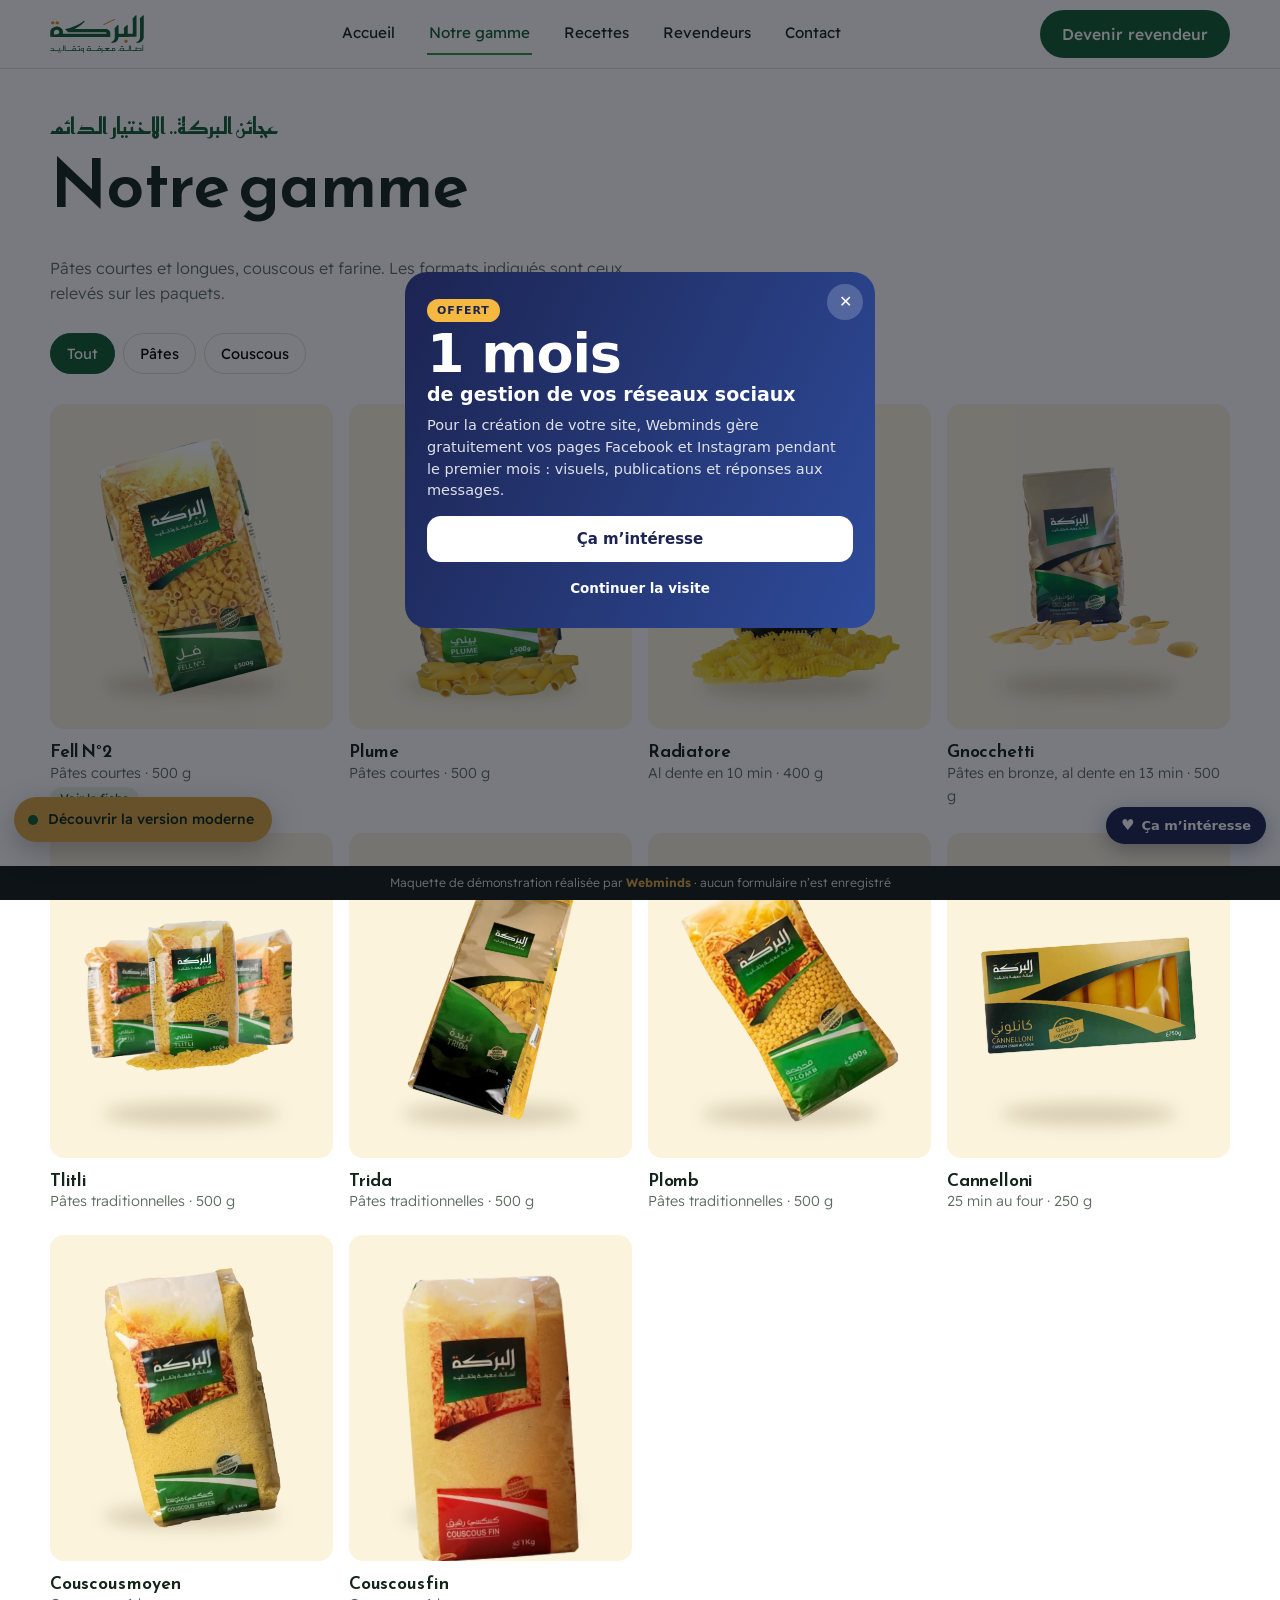
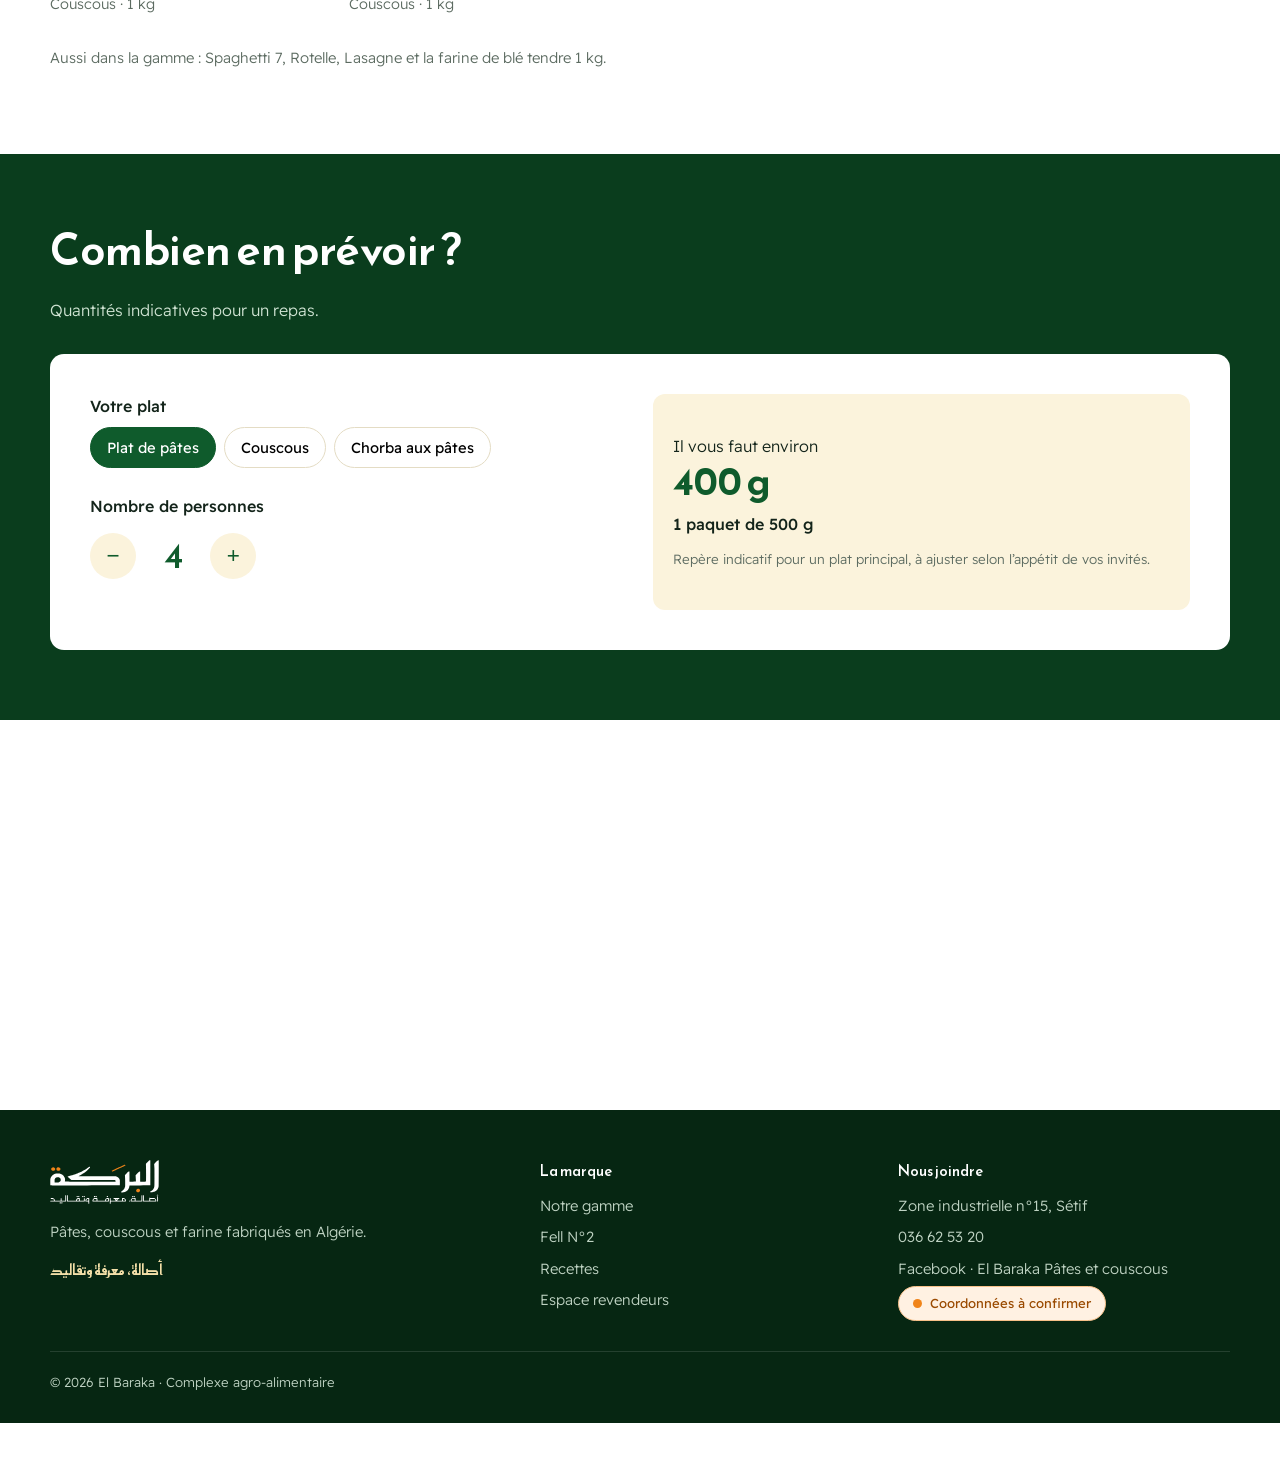
<file: gamme.html>
<!doctype html>
<html lang="fr">
<head>
<meta charset="utf-8">
<meta name="viewport" content="width=device-width, initial-scale=1, viewport-fit=cover">
<meta name="robots" content="noindex, nofollow">
<title>Notre gamme · El Baraka</title>
<meta name="description" content="Toute la gamme El Baraka : pâtes, couscous et farine.">
<meta name="theme-color" content="#0F5B2C">
<link rel="preload" href="assets/fonts/reem-kufi-latin-600-normal.woff2" as="font" type="font/woff2" crossorigin>
<link rel="stylesheet" href="assets/css/fonts.css">
<link rel="stylesheet" href="assets/css/style.css">
<link rel="icon" href="data:image/svg+xml,%3Csvg xmlns='http://www.w3.org/2000/svg' viewBox='0 0 32 32'%3E%3Crect width='32' height='32' rx='6' fill='%230F5B2C'/%3E%3Ccircle cx='11' cy='12' r='3' fill='%23F08419'/%3E%3Ccircle cx='19' cy='12' r='3' fill='%23F08419'/%3E%3Crect x='7' y='19' width='18' height='4' fill='%23fff'/%3E%3C/svg%3E">
</head>
<body>
<header class="hd"><div class="wrap hd-in">
<a class="hd-logo" href="index.html" aria-label="El Baraka, accueil"><img src="assets/img/logo-vert.svg" alt="El Baraka" width="95" height="38"></a>
<nav class="nav" aria-label="Navigation principale"><a href="index.html">Accueil</a><a href="gamme.html" aria-current="page">Notre gamme</a><a href="index.html#recettes">Recettes</a><a href="revendeurs.html">Revendeurs</a><a href="contact.html">Contact</a></nav>
<a class="btn btn-vert hd-cta" href="revendeurs.html">Devenir revendeur</a>
<button class="burger" aria-label="Ouvrir le menu" aria-expanded="false"><span></span></button>
</div><nav class="mnav" aria-label="Menu mobile"><a href="index.html">Accueil</a><a href="gamme.html" aria-current="page">Notre gamme</a><a href="index.html#recettes">Recettes</a><a href="revendeurs.html">Revendeurs</a><a href="contact.html">Contact</a></nav></header>
<main>
<section class="sec" style="padding-top:40px"><div class="wrap">
<p class="ar" style="font-size:1.4rem;color:var(--vert);text-align:left;margin:0">عجائن البركة.. الاختيار الدائم</p>
<h1>Notre gamme</h1>
<p style="color:var(--gris)">Pâtes courtes et longues, couscous et farine. Les formats indiqués sont ceux relevés sur les paquets.</p>
<div class="seg" data-filtres style="margin:26px 0 30px" id="pates"><button type="button" data-f="tout" aria-pressed="true">Tout</button><button type="button" data-f="pates" aria-pressed="false">Pâtes</button><button type="button" data-f="couscous" aria-pressed="false" id="couscous">Couscous</button></div>
<div class="pk-grid" data-gamme></div>
<p style="margin-top:30px;font-size:.92rem;color:var(--gris)">Aussi dans la gamme : Spaghetti 7, Rotelle, Lasagne et la farine de blé tendre 1 kg.</p>
</div></section>
<section class="sec fond-vert"><div class="wrap">
<div class="sec-tete"><div><h2>Combien en prévoir ?</h2><p>Quantités indicatives pour un repas.</p></div></div>
<div class="calc" data-calc>
<div><label>Votre plat</label><div class="seg"><button type="button" data-plat="pates" aria-pressed="true">Plat de pâtes</button><button type="button" data-plat="couscous" aria-pressed="false">Couscous</button><button type="button" data-plat="soupe" aria-pressed="false">Chorba aux pâtes</button></div></div>
<div class="calc-res"><span>Il vous faut environ</span><b data-res>400 g</b><span data-pk style="font-weight:500;margin-top:6px"></span><small>Repère indicatif pour un plat principal, à ajuster selon l’appétit de vos invités.</small></div>
<div><label>Nombre de personnes</label><div class="stepper"><button type="button" data-moins aria-label="Une personne de moins">−</button><output aria-live="polite">4</output><button type="button" data-plus aria-label="Une personne de plus">+</button></div></div>
</div></div></section></main>
<iframe class="carte" title="Zone industrielle de Sétif sur Google Maps" loading="lazy" referrerpolicy="no-referrer-when-downgrade" src="https://maps.google.com/maps?q=Zone%20industrielle%20S%C3%A9tif%20Alg%C3%A9rie&z=13&output=embed"></iframe>
<footer class="pied"><div class="wrap">
<div class="pied-in">
<div><img src="assets/img/logo-blanc.svg" alt="El Baraka" width="110" height="44"><p style="margin-top:16px">Pâtes, couscous et farine fabriqués en Algérie.</p><p class="ar" style="text-align:left;color:#F3DFA8">أصالة، معرفة وتقاليد</p></div>
<div><h4>La marque</h4><ul><li><a href="gamme.html">Notre gamme</a></li><li><a href="produit.html">Fell N°2</a></li><li><a href="index.html#recettes">Recettes</a></li><li><a href="revendeurs.html">Espace revendeurs</a></li></ul></div>
<div><h4>Nous joindre</h4><ul><li>Zone industrielle n°15, Sétif</li><li><a href="tel:+21336625320">036 62 53 20</a></li><li><a href="https://www.facebook.com/search/top?q=El%20Baraka%20P%C3%A2tes%20et%20couscous" target="_blank" rel="noopener">Facebook · El Baraka Pâtes et couscous</a></li></ul><span class="valider">Coordonnées à confirmer</span></div>
</div>
<div class="pied-bas">© 2026 El Baraka · Complexe agro-alimentaire</div>
</div></footer>
<a class="vpill" href="v2/"><i></i>Découvrir la version moderne</a>
<div class="demo">Maquette de démonstration réalisée par <b>Webminds</b> · aucun formulaire n’est enregistré</div>
<script src="assets/js/main.js"></script><script data-wml>(function(){if(window.__wmL)return;window.__wmL=1;
var C={"p": "El Baraka", "mail": null, "wa": "213797372452", "v": [["/", "Version corporate", "Claire et rassurante"], ["/v2/", "Version moderne", "Immersive et animée"]]};
function ready(f){document.readyState==='loading'?document.addEventListener('DOMContentLoaded',f):f()}
ready(function(){
var css='.wmL-b{position:fixed;right:14px;bottom:calc(56px + env(safe-area-inset-bottom));z-index:2147483000;border:0;border-radius:999px;background:#1C2452;color:#fff;font:700 13px/1 system-ui,-apple-system,Segoe UI,Roboto,sans-serif;padding:11px 15px;box-shadow:0 6px 22px rgba(20,30,60,.35);cursor:pointer;display:flex;align-items:center;gap:7px}'
+'@media(max-width:520px){.wmL-b{bottom:calc(112px + env(safe-area-inset-bottom));font-size:12.5px;padding:10px 13px}}'
+'.wmL-m{position:fixed;inset:0;z-index:2147483001;background:rgba(10,14,25,.55);display:none;align-items:flex-end;justify-content:center;font-family:system-ui,-apple-system,Segoe UI,Roboto,sans-serif}.wmL-m.on{display:flex}@media(min-width:700px){.wmL-m{align-items:center;padding:20px}}'
+'.wmL-x{box-sizing:border-box;position:relative;background:#fff;color:#1C2452;width:100%;max-width:470px;max-height:92vh;overflow:auto;border-radius:22px 22px 0 0;padding:24px 22px calc(22px + env(safe-area-inset-bottom));text-align:left}@media(min-width:700px){.wmL-x{border-radius:22px}}'
+'.wmL-x *{box-sizing:border-box}.wmL-c{position:absolute;top:12px;right:12px;width:36px;height:36px;border:0;border-radius:50%;background:#F0F2F1;font-size:16px;cursor:pointer;color:#1C2452}'
+'.wmL-x h3{font:800 26px/1.1 system-ui,-apple-system,sans-serif;margin:4px 40px 10px 0;color:inherit}.wmL-x p{margin:0 0 14px;line-height:1.5;font-size:14.5px;opacity:.85}'
+'.wmL-o{background:linear-gradient(115deg,#1C2452,#2E4B9A);color:#fff}.wmL-o .wmL-c{background:rgba(255,255,255,.2);color:#fff}.wmL-big{font:900 54px/.95 system-ui,-apple-system,sans-serif;letter-spacing:-.02em;margin:6px 0 2px}.wmL-big small{display:block;font-size:19px;font-weight:700;letter-spacing:0;margin-top:6px}'
+'.wmL-tag{display:inline-block;background:#F5B841;color:#1C2452;font:800 11px system-ui,sans-serif;letter-spacing:.08em;border-radius:999px;padding:5px 10px}'
+'.wmL-btn{display:flex;align-items:center;justify-content:center;width:100%;border:0;border-radius:14px;padding:14px;font:800 15px system-ui,-apple-system,sans-serif;cursor:pointer;margin-top:8px}.wmL-w{background:#fff;color:#1C2452}.wmL-g{background:#1FAF55;color:#fff}.wmL-n{background:#1C2452;color:#fff}.wmL-l{background:transparent;color:inherit;font-weight:600;font-size:13.5px;padding:10px}'
+'.wmL-s{font:700 11.5px system-ui,sans-serif;text-transform:uppercase;letter-spacing:.06em;opacity:.6;margin:12px 0 8px}.wmL-ch{display:grid;gap:8px}.wmL-ch label{display:flex;align-items:center;gap:10px;border:1.5px solid #E2E6E3;border-radius:12px;padding:11px 12px;cursor:pointer;font-size:14px;font-weight:600}.wmL-ch label small{display:block;font-weight:500;opacity:.65;font-size:12px}.wmL-ch input{width:18px;height:18px;flex:none;accent-color:#1FAF55}'
+'.wmL-f{display:grid;gap:8px;margin:12px 0 6px}.wmL-f input{border:1.5px solid #E2E6E3;border-radius:12px;padding:12px;font:500 16px system-ui,sans-serif;color:#1C2452;background:#fff;-webkit-user-select:text!important;user-select:text!important;width:100%}'
+'.wmL-ok{text-align:center}.wmL-ok i{display:grid;place-items:center;width:64px;height:64px;margin:6px auto 12px;border-radius:50%;background:#E8F7EE;color:#1FAF55;font-style:normal;font-size:30px}';
var st=document.createElement('style');st.textContent=css;document.head.appendChild(st);
function ss(k,v){try{if(v===undefined)return sessionStorage.getItem(k);sessionStorage.setItem(k,v)}catch(e){}}
var p=location.pathname,cur=0;C.v.forEach(function(v,i){if(v[0]!=='/'&&p.indexOf(v[0])===0)cur=i});
var off=document.createElement('div');off.className='wmL-m';off.innerHTML='<div class="wmL-x wmL-o" role="dialog" aria-modal="true"><button class="wmL-c" type="button" aria-label="Fermer">✕</button><span class="wmL-tag">OFFERT</span><div class="wmL-big">1 mois<small>de gestion de vos réseaux sociaux</small></div><p style="margin-top:12px">Pour la création de votre site, Webminds gère gratuitement vos pages Facebook et Instagram pendant le premier mois : visuels, publications et réponses aux messages.</p><button class="wmL-btn wmL-w" type="button" data-i>Ça m’intéresse</button><button class="wmL-btn wmL-l" type="button" data-c>Continuer la visite</button></div>';
var ch='';C.v.forEach(function(v,i){ch+='<label><input type="radio" name="wmLv" value="'+v[1]+'"'+(i===cur?' checked':'')+'><span>'+v[1]+(v[2]?'<small>'+v[2]+'</small>':'')+'</span></label>'});
var it=document.createElement('div');it.className='wmL-m';it.innerHTML='<div class="wmL-x" role="dialog" aria-modal="true"><button class="wmL-c" type="button" aria-label="Fermer">✕</button><div data-s1><h3>Cette maquette vous plaît ?</h3><p>Choisissez la version qui vous intéresse : Webminds vous recontacte pour vous la présenter.</p>'+(C.v.length>1?'<div class="wmL-s">La version préférée</div><div class="wmL-ch">'+ch+'</div>':'')+'<div class="wmL-s">En plus</div><div class="wmL-ch"><label><input type="checkbox" value="Gestion des réseaux sociaux (1 mois offert)"><span>Réseaux sociaux<small>1 mois de gestion offert avec le site</small></span></label></div><div class="wmL-f"><input name="n" placeholder="Votre nom" autocomplete="name"><input name="t" type="tel" inputmode="tel" placeholder="Votre téléphone (facultatif)" autocomplete="tel"></div><button class="wmL-btn wmL-g" type="button" data-w>Envoyer sur WhatsApp</button>'+(C.mail?'<button class="wmL-btn wmL-l" type="button" data-e>Envoyer par e-mail</button>':'')+'</div><div class="wmL-ok" data-s2 hidden><i>✓</i><h3 style="margin:0 0 8px">Merci !</h3><p>Votre choix a bien été transmis à Webminds. Nous vous recontactons très vite.</p><button class="wmL-btn wmL-n" type="button" data-c>Continuer la visite</button></div></div>';
document.body.appendChild(off);document.body.appendChild(it);
var b=document.createElement('button');b.type='button';b.className='wmL-b';b.innerHTML='<b style="font-size:15px">♥</b>Ça m’intéresse';document.body.appendChild(b);
function op(m){off.classList.remove('on');it.classList.remove('on');m.classList.add('on')}
[off,it].forEach(function(m){m.addEventListener('click',function(e){if(e.target===m||e.target.closest('.wmL-c')||e.target.closest('[data-c]'))m.classList.remove('on')})});
b.onclick=function(){op(it)};off.querySelector('[data-i]').onclick=function(){op(it)};
function msg(){var v=(it.querySelector('input[name=wmLv]:checked')||{}).value||C.v[cur][1],x=[].map.call(it.querySelectorAll('input[type=checkbox]:checked'),function(c){return c.value}),n=it.querySelector('[name=n]').value.trim(),t=it.querySelector('[name=t]').value.trim();
 return{v:v,x:x,n:n,t:t,txt:'Bonjour Webminds, la maquette '+C.p+' m’intéresse.\nVersion préférée : '+v+(x.length?'\nEn plus : '+x.join(', '):'')+(n?'\nNom : '+n:'')+(t?'\nTéléphone : '+t:'')+'\nLien : '+location.origin+C.v[cur][0]}}
function mail(m){if(!C.mail)return;try{fetch('https://formsubmit.co/ajax/'+C.mail,{method:'POST',keepalive:true,headers:{'Content-Type':'application/json','Accept':'application/json'},body:JSON.stringify({_subject:'Maquette '+C.p+' : intéressé ('+m.v+')',Prospect:C.p,Version:m.v,Options:m.x.join(', ')||'-',Nom:m.n||'-',Telephone:m.t||'-',Lien:location.origin+C.v[cur][0],_template:'table',_captcha:'false'})}).catch(function(){})}catch(e){}}
function done(){it.querySelector('[data-s1]').hidden=true;it.querySelector('[data-s2]').hidden=false;ss('wmL-sent','1')}
it.querySelector('[data-w]').onclick=function(){var m=msg();mail(m);done();location.href='https://wa.me/'+C.wa+'?text='+encodeURIComponent(m.txt)};
var e=it.querySelector('[data-e]');if(e)e.onclick=function(){mail(msg());done()};
var sh=ss('wmL-off');addEventListener('scroll',function(){var r=(scrollY+innerHeight)/document.documentElement.scrollHeight;
 if(!sh&&scrollY>500&&r>.3){sh=1;ss('wmL-off','1');op(off)}
 if(!ss('wmL-it')&&!ss('wmL-sent')&&sh&&r>.92&&!off.classList.contains('on')){ss('wmL-it','1');op(it)}},{passive:true});
});})();
</script></body></html>
</file>
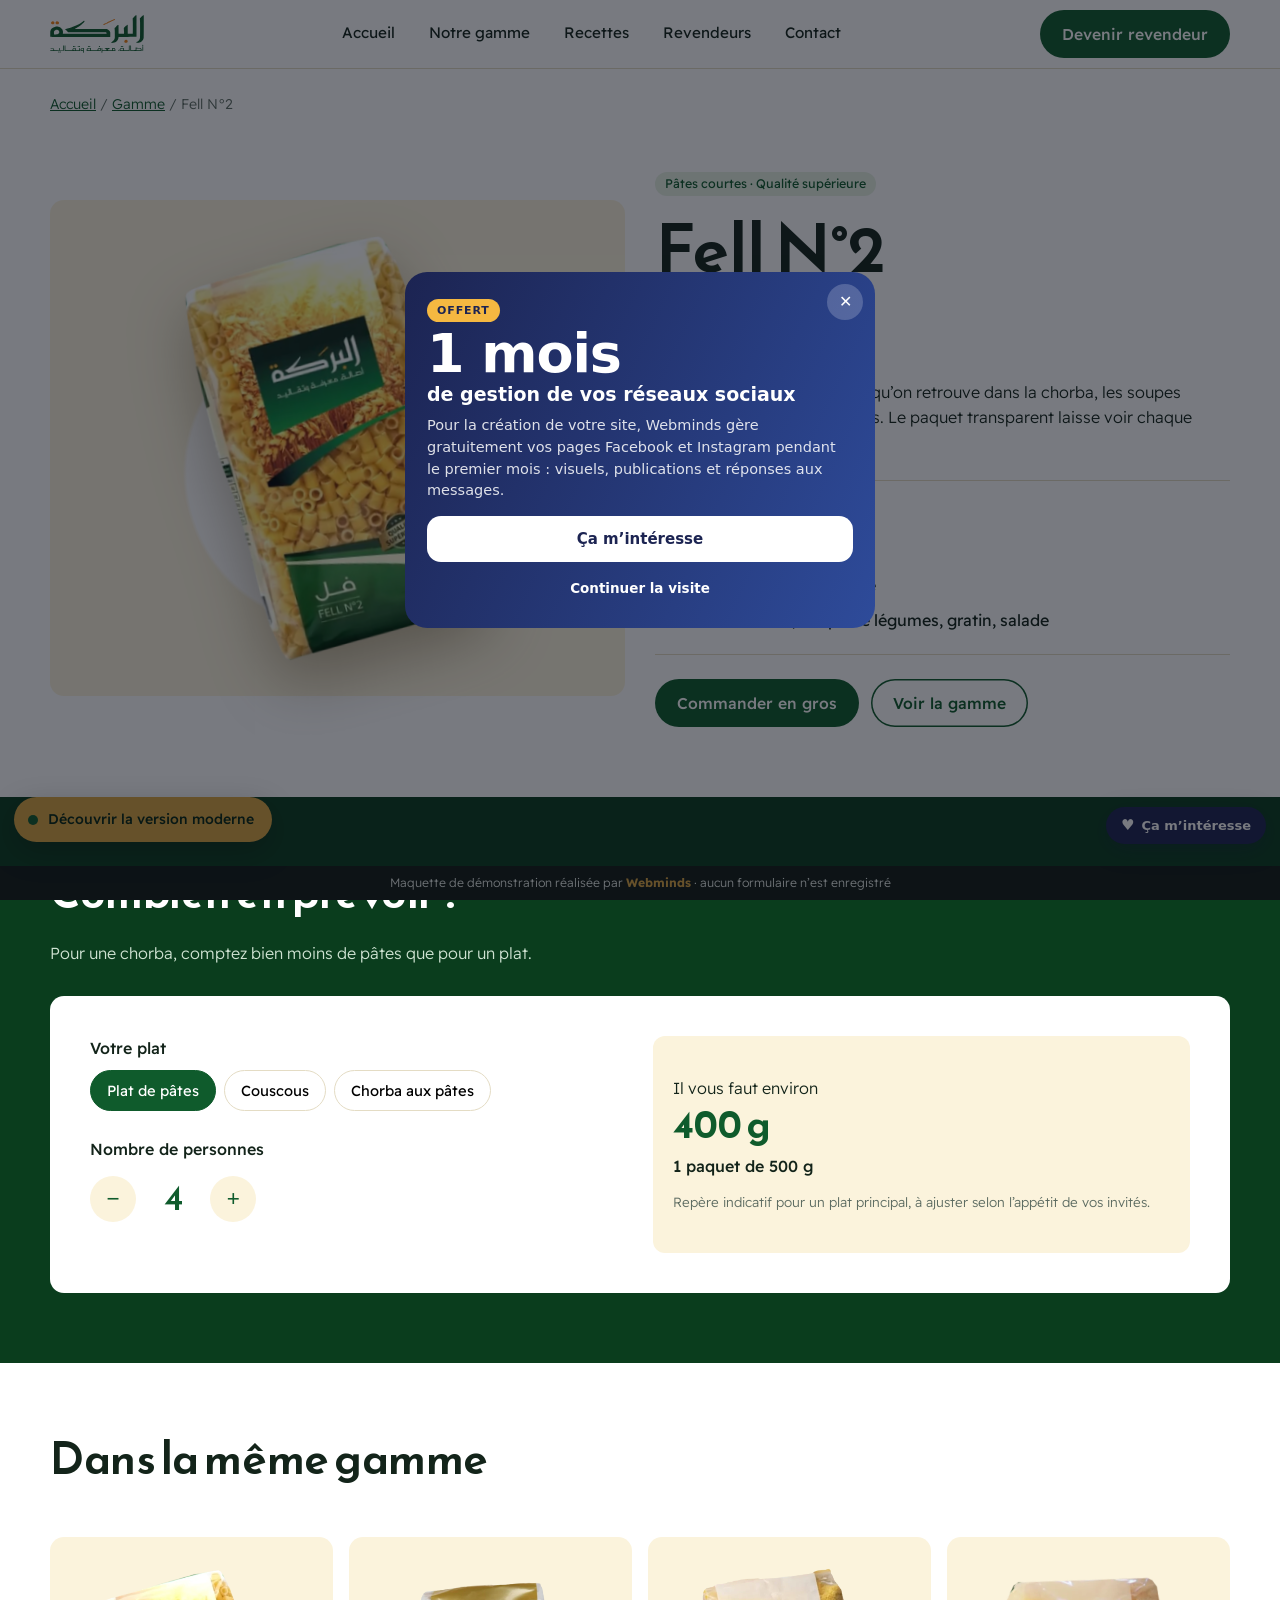
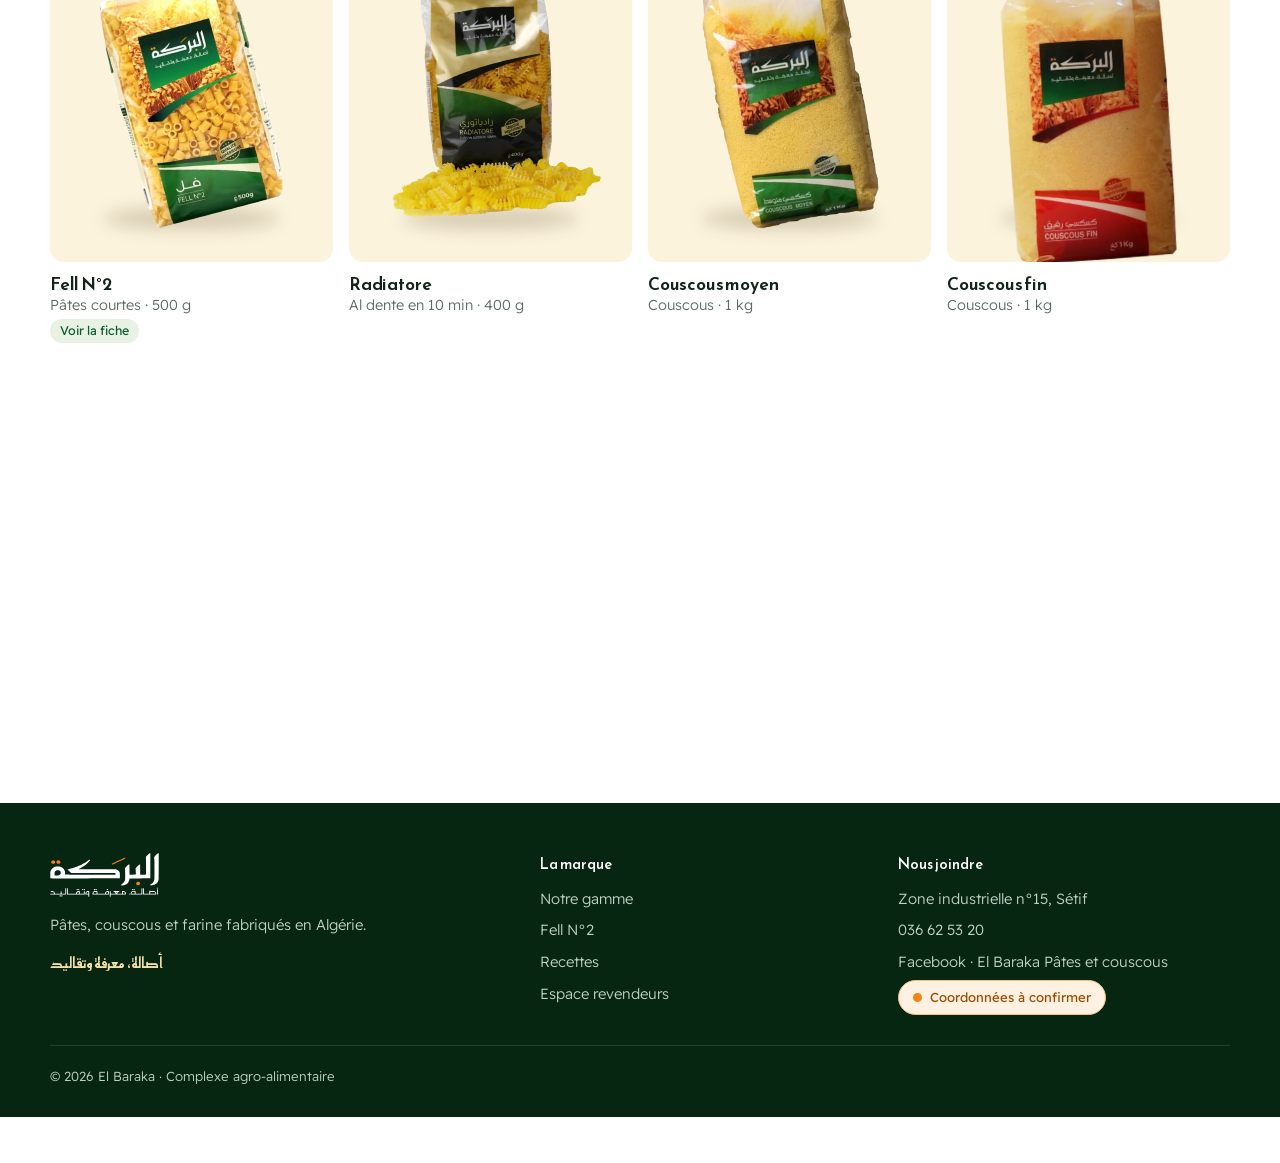
<file: produit.html>
<!doctype html>
<html lang="fr">
<head>
<meta charset="utf-8">
<meta name="viewport" content="width=device-width, initial-scale=1, viewport-fit=cover">
<meta name="robots" content="noindex, nofollow">
<title>Fell N°2 · El Baraka</title>
<meta name="description" content="Pâtes courtes El Baraka Fell N°2, sachet de 500 g.">
<meta name="theme-color" content="#0F5B2C">
<link rel="preload" href="assets/fonts/reem-kufi-latin-600-normal.woff2" as="font" type="font/woff2" crossorigin>
<link rel="stylesheet" href="assets/css/fonts.css">
<link rel="stylesheet" href="assets/css/style.css">
<link rel="icon" href="data:image/svg+xml,%3Csvg xmlns='http://www.w3.org/2000/svg' viewBox='0 0 32 32'%3E%3Crect width='32' height='32' rx='6' fill='%230F5B2C'/%3E%3Ccircle cx='11' cy='12' r='3' fill='%23F08419'/%3E%3Ccircle cx='19' cy='12' r='3' fill='%23F08419'/%3E%3Crect x='7' y='19' width='18' height='4' fill='%23fff'/%3E%3C/svg%3E">
</head>
<body>
<header class="hd"><div class="wrap hd-in">
<a class="hd-logo" href="index.html" aria-label="El Baraka, accueil"><img src="assets/img/logo-vert.svg" alt="El Baraka" width="95" height="38"></a>
<nav class="nav" aria-label="Navigation principale"><a href="index.html">Accueil</a><a href="gamme.html">Notre gamme</a><a href="index.html#recettes">Recettes</a><a href="revendeurs.html">Revendeurs</a><a href="contact.html">Contact</a></nav>
<a class="btn btn-vert hd-cta" href="revendeurs.html">Devenir revendeur</a>
<button class="burger" aria-label="Ouvrir le menu" aria-expanded="false"><span></span></button>
</div><nav class="mnav" aria-label="Menu mobile"><a href="index.html">Accueil</a><a href="gamme.html">Notre gamme</a><a href="index.html#recettes">Recettes</a><a href="revendeurs.html">Revendeurs</a><a href="contact.html">Contact</a></nav></header>
<main>
<div class="wrap"><p class="ariane"><a href="index.html">Accueil</a> / <a href="gamme.html">Gamme</a> / Fell N°2</p>
<section class="fiche">
<div class="fiche-vis"><img src="assets/img/p/fell.webp" alt="Paquet El Baraka Fell N°2, 500 g" width="560" height="830"></div>
<div>
<span class="tag">Pâtes courtes · Qualité supérieure</span>
<h1 style="margin-top:14px">Fell N°2</h1>
<p class="ar" style="font-size:2rem;color:var(--vert);text-align:left;margin:-6px 0 14px">فل</p>
<p>Petits tubes courts, la forme qu’on retrouve dans la chorba, les soupes d’hiver et les salades de pâtes. Le paquet transparent laisse voir chaque pièce.</p>
<dl><dt>Format</dt><dd>Sachet de 500 g</dd><dt>Famille</dt><dd>Pâtes courtes</dd><dt>Mention</dt><dd>Qualité supérieure</dd><dt>Idées</dt><dd>Chorba, soupe de légumes, gratin, salade</dd></dl>
<div class="hero-cta"><a class="btn btn-vert" href="revendeurs.html">Commander en gros</a><a class="btn btn-ligne" href="gamme.html" style="color:var(--vert)">Voir la gamme</a></div>
</div>
</section></div>
<section class="sec fond-vert"><div class="wrap"><div class="sec-tete"><div><h2>Combien en prévoir ?</h2><p>Pour une chorba, comptez bien moins de pâtes que pour un plat.</p></div></div><div class="calc" data-calc>
<div><label>Votre plat</label><div class="seg"><button type="button" data-plat="pates" aria-pressed="true">Plat de pâtes</button><button type="button" data-plat="couscous" aria-pressed="false">Couscous</button><button type="button" data-plat="soupe" aria-pressed="false">Chorba aux pâtes</button></div></div>
<div class="calc-res"><span>Il vous faut environ</span><b data-res>400 g</b><span data-pk style="font-weight:500;margin-top:6px"></span><small>Repère indicatif pour un plat principal, à ajuster selon l’appétit de vos invités.</small></div>
<div><label>Nombre de personnes</label><div class="stepper"><button type="button" data-moins aria-label="Une personne de moins">−</button><output aria-live="polite">4</output><button type="button" data-plus aria-label="Une personne de plus">+</button></div></div>
</div></div></section>
<section class="sec"><div class="wrap"><div class="sec-tete"><h2>Dans la même gamme</h2></div><div class="pk-grid" data-gamme="4"></div></div></section></main>
<iframe class="carte" title="Zone industrielle de Sétif sur Google Maps" loading="lazy" referrerpolicy="no-referrer-when-downgrade" src="https://maps.google.com/maps?q=Zone%20industrielle%20S%C3%A9tif%20Alg%C3%A9rie&z=13&output=embed"></iframe>
<footer class="pied"><div class="wrap">
<div class="pied-in">
<div><img src="assets/img/logo-blanc.svg" alt="El Baraka" width="110" height="44"><p style="margin-top:16px">Pâtes, couscous et farine fabriqués en Algérie.</p><p class="ar" style="text-align:left;color:#F3DFA8">أصالة، معرفة وتقاليد</p></div>
<div><h4>La marque</h4><ul><li><a href="gamme.html">Notre gamme</a></li><li><a href="produit.html">Fell N°2</a></li><li><a href="index.html#recettes">Recettes</a></li><li><a href="revendeurs.html">Espace revendeurs</a></li></ul></div>
<div><h4>Nous joindre</h4><ul><li>Zone industrielle n°15, Sétif</li><li><a href="tel:+21336625320">036 62 53 20</a></li><li><a href="https://www.facebook.com/search/top?q=El%20Baraka%20P%C3%A2tes%20et%20couscous" target="_blank" rel="noopener">Facebook · El Baraka Pâtes et couscous</a></li></ul><span class="valider">Coordonnées à confirmer</span></div>
</div>
<div class="pied-bas">© 2026 El Baraka · Complexe agro-alimentaire</div>
</div></footer>
<a class="vpill" href="v2/"><i></i>Découvrir la version moderne</a>
<div class="demo">Maquette de démonstration réalisée par <b>Webminds</b> · aucun formulaire n’est enregistré</div>
<script src="assets/js/main.js"></script><script data-wml>(function(){if(window.__wmL)return;window.__wmL=1;
var C={"p": "El Baraka", "mail": null, "wa": "213797372452", "v": [["/", "Version corporate", "Claire et rassurante"], ["/v2/", "Version moderne", "Immersive et animée"]]};
function ready(f){document.readyState==='loading'?document.addEventListener('DOMContentLoaded',f):f()}
ready(function(){
var css='.wmL-b{position:fixed;right:14px;bottom:calc(56px + env(safe-area-inset-bottom));z-index:2147483000;border:0;border-radius:999px;background:#1C2452;color:#fff;font:700 13px/1 system-ui,-apple-system,Segoe UI,Roboto,sans-serif;padding:11px 15px;box-shadow:0 6px 22px rgba(20,30,60,.35);cursor:pointer;display:flex;align-items:center;gap:7px}'
+'@media(max-width:520px){.wmL-b{bottom:calc(112px + env(safe-area-inset-bottom));font-size:12.5px;padding:10px 13px}}'
+'.wmL-m{position:fixed;inset:0;z-index:2147483001;background:rgba(10,14,25,.55);display:none;align-items:flex-end;justify-content:center;font-family:system-ui,-apple-system,Segoe UI,Roboto,sans-serif}.wmL-m.on{display:flex}@media(min-width:700px){.wmL-m{align-items:center;padding:20px}}'
+'.wmL-x{box-sizing:border-box;position:relative;background:#fff;color:#1C2452;width:100%;max-width:470px;max-height:92vh;overflow:auto;border-radius:22px 22px 0 0;padding:24px 22px calc(22px + env(safe-area-inset-bottom));text-align:left}@media(min-width:700px){.wmL-x{border-radius:22px}}'
+'.wmL-x *{box-sizing:border-box}.wmL-c{position:absolute;top:12px;right:12px;width:36px;height:36px;border:0;border-radius:50%;background:#F0F2F1;font-size:16px;cursor:pointer;color:#1C2452}'
+'.wmL-x h3{font:800 26px/1.1 system-ui,-apple-system,sans-serif;margin:4px 40px 10px 0;color:inherit}.wmL-x p{margin:0 0 14px;line-height:1.5;font-size:14.5px;opacity:.85}'
+'.wmL-o{background:linear-gradient(115deg,#1C2452,#2E4B9A);color:#fff}.wmL-o .wmL-c{background:rgba(255,255,255,.2);color:#fff}.wmL-big{font:900 54px/.95 system-ui,-apple-system,sans-serif;letter-spacing:-.02em;margin:6px 0 2px}.wmL-big small{display:block;font-size:19px;font-weight:700;letter-spacing:0;margin-top:6px}'
+'.wmL-tag{display:inline-block;background:#F5B841;color:#1C2452;font:800 11px system-ui,sans-serif;letter-spacing:.08em;border-radius:999px;padding:5px 10px}'
+'.wmL-btn{display:flex;align-items:center;justify-content:center;width:100%;border:0;border-radius:14px;padding:14px;font:800 15px system-ui,-apple-system,sans-serif;cursor:pointer;margin-top:8px}.wmL-w{background:#fff;color:#1C2452}.wmL-g{background:#1FAF55;color:#fff}.wmL-n{background:#1C2452;color:#fff}.wmL-l{background:transparent;color:inherit;font-weight:600;font-size:13.5px;padding:10px}'
+'.wmL-s{font:700 11.5px system-ui,sans-serif;text-transform:uppercase;letter-spacing:.06em;opacity:.6;margin:12px 0 8px}.wmL-ch{display:grid;gap:8px}.wmL-ch label{display:flex;align-items:center;gap:10px;border:1.5px solid #E2E6E3;border-radius:12px;padding:11px 12px;cursor:pointer;font-size:14px;font-weight:600}.wmL-ch label small{display:block;font-weight:500;opacity:.65;font-size:12px}.wmL-ch input{width:18px;height:18px;flex:none;accent-color:#1FAF55}'
+'.wmL-f{display:grid;gap:8px;margin:12px 0 6px}.wmL-f input{border:1.5px solid #E2E6E3;border-radius:12px;padding:12px;font:500 16px system-ui,sans-serif;color:#1C2452;background:#fff;-webkit-user-select:text!important;user-select:text!important;width:100%}'
+'.wmL-ok{text-align:center}.wmL-ok i{display:grid;place-items:center;width:64px;height:64px;margin:6px auto 12px;border-radius:50%;background:#E8F7EE;color:#1FAF55;font-style:normal;font-size:30px}';
var st=document.createElement('style');st.textContent=css;document.head.appendChild(st);
function ss(k,v){try{if(v===undefined)return sessionStorage.getItem(k);sessionStorage.setItem(k,v)}catch(e){}}
var p=location.pathname,cur=0;C.v.forEach(function(v,i){if(v[0]!=='/'&&p.indexOf(v[0])===0)cur=i});
var off=document.createElement('div');off.className='wmL-m';off.innerHTML='<div class="wmL-x wmL-o" role="dialog" aria-modal="true"><button class="wmL-c" type="button" aria-label="Fermer">✕</button><span class="wmL-tag">OFFERT</span><div class="wmL-big">1 mois<small>de gestion de vos réseaux sociaux</small></div><p style="margin-top:12px">Pour la création de votre site, Webminds gère gratuitement vos pages Facebook et Instagram pendant le premier mois : visuels, publications et réponses aux messages.</p><button class="wmL-btn wmL-w" type="button" data-i>Ça m’intéresse</button><button class="wmL-btn wmL-l" type="button" data-c>Continuer la visite</button></div>';
var ch='';C.v.forEach(function(v,i){ch+='<label><input type="radio" name="wmLv" value="'+v[1]+'"'+(i===cur?' checked':'')+'><span>'+v[1]+(v[2]?'<small>'+v[2]+'</small>':'')+'</span></label>'});
var it=document.createElement('div');it.className='wmL-m';it.innerHTML='<div class="wmL-x" role="dialog" aria-modal="true"><button class="wmL-c" type="button" aria-label="Fermer">✕</button><div data-s1><h3>Cette maquette vous plaît ?</h3><p>Choisissez la version qui vous intéresse : Webminds vous recontacte pour vous la présenter.</p>'+(C.v.length>1?'<div class="wmL-s">La version préférée</div><div class="wmL-ch">'+ch+'</div>':'')+'<div class="wmL-s">En plus</div><div class="wmL-ch"><label><input type="checkbox" value="Gestion des réseaux sociaux (1 mois offert)"><span>Réseaux sociaux<small>1 mois de gestion offert avec le site</small></span></label></div><div class="wmL-f"><input name="n" placeholder="Votre nom" autocomplete="name"><input name="t" type="tel" inputmode="tel" placeholder="Votre téléphone (facultatif)" autocomplete="tel"></div><button class="wmL-btn wmL-g" type="button" data-w>Envoyer sur WhatsApp</button>'+(C.mail?'<button class="wmL-btn wmL-l" type="button" data-e>Envoyer par e-mail</button>':'')+'</div><div class="wmL-ok" data-s2 hidden><i>✓</i><h3 style="margin:0 0 8px">Merci !</h3><p>Votre choix a bien été transmis à Webminds. Nous vous recontactons très vite.</p><button class="wmL-btn wmL-n" type="button" data-c>Continuer la visite</button></div></div>';
document.body.appendChild(off);document.body.appendChild(it);
var b=document.createElement('button');b.type='button';b.className='wmL-b';b.innerHTML='<b style="font-size:15px">♥</b>Ça m’intéresse';document.body.appendChild(b);
function op(m){off.classList.remove('on');it.classList.remove('on');m.classList.add('on')}
[off,it].forEach(function(m){m.addEventListener('click',function(e){if(e.target===m||e.target.closest('.wmL-c')||e.target.closest('[data-c]'))m.classList.remove('on')})});
b.onclick=function(){op(it)};off.querySelector('[data-i]').onclick=function(){op(it)};
function msg(){var v=(it.querySelector('input[name=wmLv]:checked')||{}).value||C.v[cur][1],x=[].map.call(it.querySelectorAll('input[type=checkbox]:checked'),function(c){return c.value}),n=it.querySelector('[name=n]').value.trim(),t=it.querySelector('[name=t]').value.trim();
 return{v:v,x:x,n:n,t:t,txt:'Bonjour Webminds, la maquette '+C.p+' m’intéresse.\nVersion préférée : '+v+(x.length?'\nEn plus : '+x.join(', '):'')+(n?'\nNom : '+n:'')+(t?'\nTéléphone : '+t:'')+'\nLien : '+location.origin+C.v[cur][0]}}
function mail(m){if(!C.mail)return;try{fetch('https://formsubmit.co/ajax/'+C.mail,{method:'POST',keepalive:true,headers:{'Content-Type':'application/json','Accept':'application/json'},body:JSON.stringify({_subject:'Maquette '+C.p+' : intéressé ('+m.v+')',Prospect:C.p,Version:m.v,Options:m.x.join(', ')||'-',Nom:m.n||'-',Telephone:m.t||'-',Lien:location.origin+C.v[cur][0],_template:'table',_captcha:'false'})}).catch(function(){})}catch(e){}}
function done(){it.querySelector('[data-s1]').hidden=true;it.querySelector('[data-s2]').hidden=false;ss('wmL-sent','1')}
it.querySelector('[data-w]').onclick=function(){var m=msg();mail(m);done();location.href='https://wa.me/'+C.wa+'?text='+encodeURIComponent(m.txt)};
var e=it.querySelector('[data-e]');if(e)e.onclick=function(){mail(msg());done()};
var sh=ss('wmL-off');addEventListener('scroll',function(){var r=(scrollY+innerHeight)/document.documentElement.scrollHeight;
 if(!sh&&scrollY>500&&r>.3){sh=1;ss('wmL-off','1');op(off)}
 if(!ss('wmL-it')&&!ss('wmL-sent')&&sh&&r>.92&&!off.classList.contains('on')){ss('wmL-it','1');op(it)}},{passive:true});
});})();
</script></body></html>
</file>
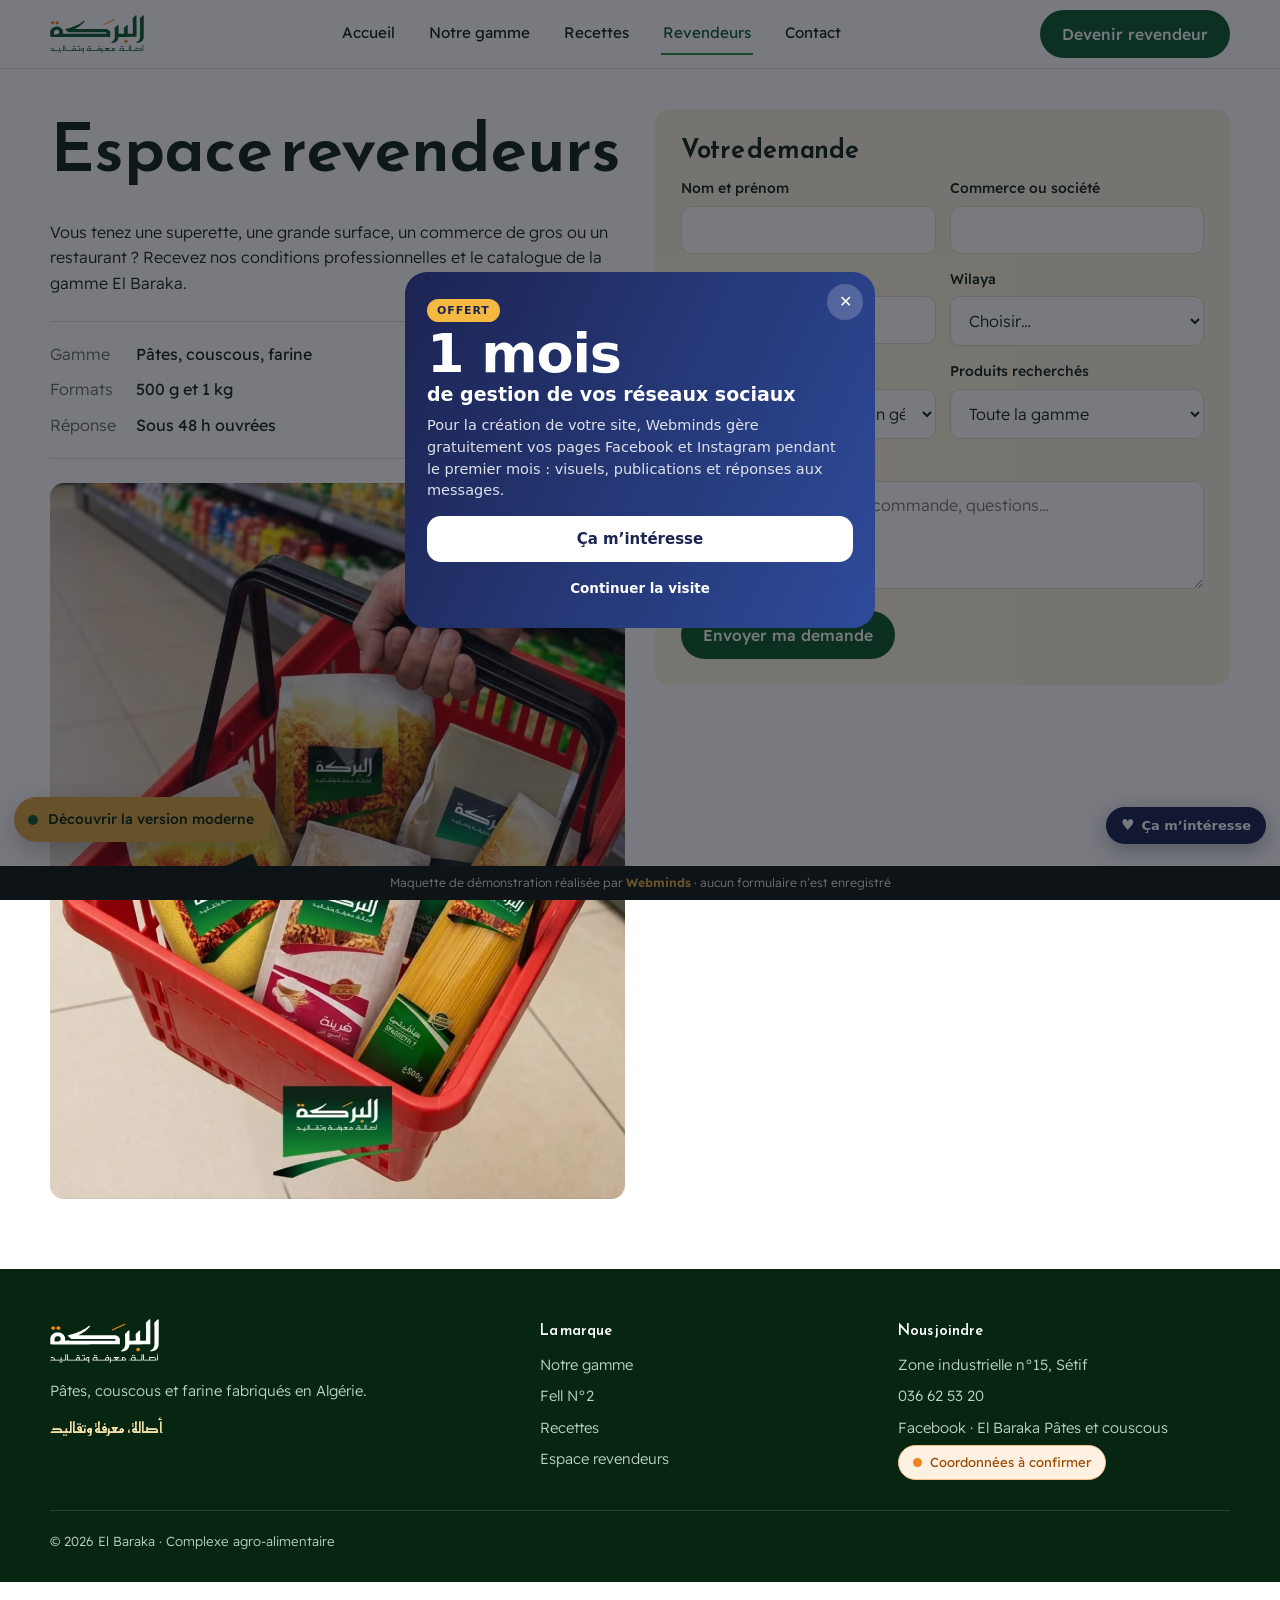
<file: revendeurs.html>
<!doctype html>
<html lang="fr">
<head>
<meta charset="utf-8">
<meta name="viewport" content="width=device-width, initial-scale=1, viewport-fit=cover">
<meta name="robots" content="noindex, nofollow">
<title>Espace revendeurs · El Baraka</title>
<meta name="description" content="Devenez revendeur des produits El Baraka.">
<meta name="theme-color" content="#0F5B2C">
<link rel="preload" href="assets/fonts/reem-kufi-latin-600-normal.woff2" as="font" type="font/woff2" crossorigin>
<link rel="stylesheet" href="assets/css/fonts.css">
<link rel="stylesheet" href="assets/css/style.css">
<link rel="icon" href="data:image/svg+xml,%3Csvg xmlns='http://www.w3.org/2000/svg' viewBox='0 0 32 32'%3E%3Crect width='32' height='32' rx='6' fill='%230F5B2C'/%3E%3Ccircle cx='11' cy='12' r='3' fill='%23F08419'/%3E%3Ccircle cx='19' cy='12' r='3' fill='%23F08419'/%3E%3Crect x='7' y='19' width='18' height='4' fill='%23fff'/%3E%3C/svg%3E">
</head>
<body>
<header class="hd"><div class="wrap hd-in">
<a class="hd-logo" href="index.html" aria-label="El Baraka, accueil"><img src="assets/img/logo-vert.svg" alt="El Baraka" width="95" height="38"></a>
<nav class="nav" aria-label="Navigation principale"><a href="index.html">Accueil</a><a href="gamme.html">Notre gamme</a><a href="index.html#recettes">Recettes</a><a href="revendeurs.html" aria-current="page">Revendeurs</a><a href="contact.html">Contact</a></nav>
<a class="btn btn-vert hd-cta" href="revendeurs.html">Devenir revendeur</a>
<button class="burger" aria-label="Ouvrir le menu" aria-expanded="false"><span></span></button>
</div><nav class="mnav" aria-label="Menu mobile"><a href="index.html">Accueil</a><a href="gamme.html">Notre gamme</a><a href="index.html#recettes">Recettes</a><a href="revendeurs.html" aria-current="page">Revendeurs</a><a href="contact.html">Contact</a></nav></header>
<main>
<section class="sec" style="padding-top:40px"><div class="wrap fiche" style="padding:0;align-items:start">
<div>
<h1>Espace revendeurs</h1>
<p>Vous tenez une superette, une grande surface, un commerce de gros ou un restaurant ? Recevez nos conditions professionnelles et le catalogue de la gamme El Baraka.</p>
<dl><dt>Gamme</dt><dd>Pâtes, couscous, farine</dd><dt>Formats</dt><dd>500 g et 1 kg</dd><dt>Réponse</dt><dd>Sous 48 h ouvrées</dd></dl>
<img src="assets/img/panier.webp" alt="Panier de courses rempli de produits El Baraka" loading="lazy" style="border-radius:14px">
</div>
<div style="background:var(--semoule);border-radius:14px;padding:26px"><h2 style="font-size:1.6rem">Votre demande</h2><form class="form" data-demo>
<div class="row"><div><label for="r-n">Nom et prénom</label><input id="r-n" required autocomplete="name"></div><div><label for="r-s">Commerce ou société</label><input id="r-s" required></div></div>
<div class="row"><div><label for="r-t">Téléphone</label><input id="r-t" type="tel" required autocomplete="tel"></div><div><label for="r-w">Wilaya</label><select id="r-w" data-wilayas required><option value="">Choisir…</option></select></div></div>
<div class="row"><div><label for="r-a">Activité</label><select id="r-a"><option>Superette / alimentation générale</option><option>Grossiste / distributeur</option><option>Grande surface</option><option>Restaurant / collectivité</option><option>Boulangerie / pâtisserie</option></select></div><div><label for="r-p">Produits recherchés</label><select id="r-p"><option>Toute la gamme</option><option>Pâtes</option><option>Couscous</option><option>Farine</option></select></div></div>
<div><label for="r-m">Message</label><textarea id="r-m" rows="4" placeholder="Volumes, fréquence de commande, questions…"></textarea></div>
<div><button class="btn btn-vert" type="submit">Envoyer ma demande</button></div>
<p class="ok" role="status">Demande envoyée. Le service commercial vous rappelle sous 48 h. (Démonstration : rien n’a été enregistré.)</p>
</form></div>
</div></section></main>

<footer class="pied"><div class="wrap">
<div class="pied-in">
<div><img src="assets/img/logo-blanc.svg" alt="El Baraka" width="110" height="44"><p style="margin-top:16px">Pâtes, couscous et farine fabriqués en Algérie.</p><p class="ar" style="text-align:left;color:#F3DFA8">أصالة، معرفة وتقاليد</p></div>
<div><h4>La marque</h4><ul><li><a href="gamme.html">Notre gamme</a></li><li><a href="produit.html">Fell N°2</a></li><li><a href="index.html#recettes">Recettes</a></li><li><a href="revendeurs.html">Espace revendeurs</a></li></ul></div>
<div><h4>Nous joindre</h4><ul><li>Zone industrielle n°15, Sétif</li><li><a href="tel:+21336625320">036 62 53 20</a></li><li><a href="https://www.facebook.com/search/top?q=El%20Baraka%20P%C3%A2tes%20et%20couscous" target="_blank" rel="noopener">Facebook · El Baraka Pâtes et couscous</a></li></ul><span class="valider">Coordonnées à confirmer</span></div>
</div>
<div class="pied-bas">© 2026 El Baraka · Complexe agro-alimentaire</div>
</div></footer>
<a class="vpill" href="v2/"><i></i>Découvrir la version moderne</a>
<div class="demo">Maquette de démonstration réalisée par <b>Webminds</b> · aucun formulaire n’est enregistré</div>
<script src="assets/js/main.js"></script><script data-wml>(function(){if(window.__wmL)return;window.__wmL=1;
var C={"p": "El Baraka", "mail": null, "wa": "213797372452", "v": [["/", "Version corporate", "Claire et rassurante"], ["/v2/", "Version moderne", "Immersive et animée"]]};
function ready(f){document.readyState==='loading'?document.addEventListener('DOMContentLoaded',f):f()}
ready(function(){
var css='.wmL-b{position:fixed;right:14px;bottom:calc(56px + env(safe-area-inset-bottom));z-index:2147483000;border:0;border-radius:999px;background:#1C2452;color:#fff;font:700 13px/1 system-ui,-apple-system,Segoe UI,Roboto,sans-serif;padding:11px 15px;box-shadow:0 6px 22px rgba(20,30,60,.35);cursor:pointer;display:flex;align-items:center;gap:7px}'
+'@media(max-width:520px){.wmL-b{bottom:calc(112px + env(safe-area-inset-bottom));font-size:12.5px;padding:10px 13px}}'
+'.wmL-m{position:fixed;inset:0;z-index:2147483001;background:rgba(10,14,25,.55);display:none;align-items:flex-end;justify-content:center;font-family:system-ui,-apple-system,Segoe UI,Roboto,sans-serif}.wmL-m.on{display:flex}@media(min-width:700px){.wmL-m{align-items:center;padding:20px}}'
+'.wmL-x{box-sizing:border-box;position:relative;background:#fff;color:#1C2452;width:100%;max-width:470px;max-height:92vh;overflow:auto;border-radius:22px 22px 0 0;padding:24px 22px calc(22px + env(safe-area-inset-bottom));text-align:left}@media(min-width:700px){.wmL-x{border-radius:22px}}'
+'.wmL-x *{box-sizing:border-box}.wmL-c{position:absolute;top:12px;right:12px;width:36px;height:36px;border:0;border-radius:50%;background:#F0F2F1;font-size:16px;cursor:pointer;color:#1C2452}'
+'.wmL-x h3{font:800 26px/1.1 system-ui,-apple-system,sans-serif;margin:4px 40px 10px 0;color:inherit}.wmL-x p{margin:0 0 14px;line-height:1.5;font-size:14.5px;opacity:.85}'
+'.wmL-o{background:linear-gradient(115deg,#1C2452,#2E4B9A);color:#fff}.wmL-o .wmL-c{background:rgba(255,255,255,.2);color:#fff}.wmL-big{font:900 54px/.95 system-ui,-apple-system,sans-serif;letter-spacing:-.02em;margin:6px 0 2px}.wmL-big small{display:block;font-size:19px;font-weight:700;letter-spacing:0;margin-top:6px}'
+'.wmL-tag{display:inline-block;background:#F5B841;color:#1C2452;font:800 11px system-ui,sans-serif;letter-spacing:.08em;border-radius:999px;padding:5px 10px}'
+'.wmL-btn{display:flex;align-items:center;justify-content:center;width:100%;border:0;border-radius:14px;padding:14px;font:800 15px system-ui,-apple-system,sans-serif;cursor:pointer;margin-top:8px}.wmL-w{background:#fff;color:#1C2452}.wmL-g{background:#1FAF55;color:#fff}.wmL-n{background:#1C2452;color:#fff}.wmL-l{background:transparent;color:inherit;font-weight:600;font-size:13.5px;padding:10px}'
+'.wmL-s{font:700 11.5px system-ui,sans-serif;text-transform:uppercase;letter-spacing:.06em;opacity:.6;margin:12px 0 8px}.wmL-ch{display:grid;gap:8px}.wmL-ch label{display:flex;align-items:center;gap:10px;border:1.5px solid #E2E6E3;border-radius:12px;padding:11px 12px;cursor:pointer;font-size:14px;font-weight:600}.wmL-ch label small{display:block;font-weight:500;opacity:.65;font-size:12px}.wmL-ch input{width:18px;height:18px;flex:none;accent-color:#1FAF55}'
+'.wmL-f{display:grid;gap:8px;margin:12px 0 6px}.wmL-f input{border:1.5px solid #E2E6E3;border-radius:12px;padding:12px;font:500 16px system-ui,sans-serif;color:#1C2452;background:#fff;-webkit-user-select:text!important;user-select:text!important;width:100%}'
+'.wmL-ok{text-align:center}.wmL-ok i{display:grid;place-items:center;width:64px;height:64px;margin:6px auto 12px;border-radius:50%;background:#E8F7EE;color:#1FAF55;font-style:normal;font-size:30px}';
var st=document.createElement('style');st.textContent=css;document.head.appendChild(st);
function ss(k,v){try{if(v===undefined)return sessionStorage.getItem(k);sessionStorage.setItem(k,v)}catch(e){}}
var p=location.pathname,cur=0;C.v.forEach(function(v,i){if(v[0]!=='/'&&p.indexOf(v[0])===0)cur=i});
var off=document.createElement('div');off.className='wmL-m';off.innerHTML='<div class="wmL-x wmL-o" role="dialog" aria-modal="true"><button class="wmL-c" type="button" aria-label="Fermer">✕</button><span class="wmL-tag">OFFERT</span><div class="wmL-big">1 mois<small>de gestion de vos réseaux sociaux</small></div><p style="margin-top:12px">Pour la création de votre site, Webminds gère gratuitement vos pages Facebook et Instagram pendant le premier mois : visuels, publications et réponses aux messages.</p><button class="wmL-btn wmL-w" type="button" data-i>Ça m’intéresse</button><button class="wmL-btn wmL-l" type="button" data-c>Continuer la visite</button></div>';
var ch='';C.v.forEach(function(v,i){ch+='<label><input type="radio" name="wmLv" value="'+v[1]+'"'+(i===cur?' checked':'')+'><span>'+v[1]+(v[2]?'<small>'+v[2]+'</small>':'')+'</span></label>'});
var it=document.createElement('div');it.className='wmL-m';it.innerHTML='<div class="wmL-x" role="dialog" aria-modal="true"><button class="wmL-c" type="button" aria-label="Fermer">✕</button><div data-s1><h3>Cette maquette vous plaît ?</h3><p>Choisissez la version qui vous intéresse : Webminds vous recontacte pour vous la présenter.</p>'+(C.v.length>1?'<div class="wmL-s">La version préférée</div><div class="wmL-ch">'+ch+'</div>':'')+'<div class="wmL-s">En plus</div><div class="wmL-ch"><label><input type="checkbox" value="Gestion des réseaux sociaux (1 mois offert)"><span>Réseaux sociaux<small>1 mois de gestion offert avec le site</small></span></label></div><div class="wmL-f"><input name="n" placeholder="Votre nom" autocomplete="name"><input name="t" type="tel" inputmode="tel" placeholder="Votre téléphone (facultatif)" autocomplete="tel"></div><button class="wmL-btn wmL-g" type="button" data-w>Envoyer sur WhatsApp</button>'+(C.mail?'<button class="wmL-btn wmL-l" type="button" data-e>Envoyer par e-mail</button>':'')+'</div><div class="wmL-ok" data-s2 hidden><i>✓</i><h3 style="margin:0 0 8px">Merci !</h3><p>Votre choix a bien été transmis à Webminds. Nous vous recontactons très vite.</p><button class="wmL-btn wmL-n" type="button" data-c>Continuer la visite</button></div></div>';
document.body.appendChild(off);document.body.appendChild(it);
var b=document.createElement('button');b.type='button';b.className='wmL-b';b.innerHTML='<b style="font-size:15px">♥</b>Ça m’intéresse';document.body.appendChild(b);
function op(m){off.classList.remove('on');it.classList.remove('on');m.classList.add('on')}
[off,it].forEach(function(m){m.addEventListener('click',function(e){if(e.target===m||e.target.closest('.wmL-c')||e.target.closest('[data-c]'))m.classList.remove('on')})});
b.onclick=function(){op(it)};off.querySelector('[data-i]').onclick=function(){op(it)};
function msg(){var v=(it.querySelector('input[name=wmLv]:checked')||{}).value||C.v[cur][1],x=[].map.call(it.querySelectorAll('input[type=checkbox]:checked'),function(c){return c.value}),n=it.querySelector('[name=n]').value.trim(),t=it.querySelector('[name=t]').value.trim();
 return{v:v,x:x,n:n,t:t,txt:'Bonjour Webminds, la maquette '+C.p+' m’intéresse.\nVersion préférée : '+v+(x.length?'\nEn plus : '+x.join(', '):'')+(n?'\nNom : '+n:'')+(t?'\nTéléphone : '+t:'')+'\nLien : '+location.origin+C.v[cur][0]}}
function mail(m){if(!C.mail)return;try{fetch('https://formsubmit.co/ajax/'+C.mail,{method:'POST',keepalive:true,headers:{'Content-Type':'application/json','Accept':'application/json'},body:JSON.stringify({_subject:'Maquette '+C.p+' : intéressé ('+m.v+')',Prospect:C.p,Version:m.v,Options:m.x.join(', ')||'-',Nom:m.n||'-',Telephone:m.t||'-',Lien:location.origin+C.v[cur][0],_template:'table',_captcha:'false'})}).catch(function(){})}catch(e){}}
function done(){it.querySelector('[data-s1]').hidden=true;it.querySelector('[data-s2]').hidden=false;ss('wmL-sent','1')}
it.querySelector('[data-w]').onclick=function(){var m=msg();mail(m);done();location.href='https://wa.me/'+C.wa+'?text='+encodeURIComponent(m.txt)};
var e=it.querySelector('[data-e]');if(e)e.onclick=function(){mail(msg());done()};
var sh=ss('wmL-off');addEventListener('scroll',function(){var r=(scrollY+innerHeight)/document.documentElement.scrollHeight;
 if(!sh&&scrollY>500&&r>.3){sh=1;ss('wmL-off','1');op(off)}
 if(!ss('wmL-it')&&!ss('wmL-sent')&&sh&&r>.92&&!off.classList.contains('on')){ss('wmL-it','1');op(it)}},{passive:true});
});})();
</script></body></html>
</file>
<file: assets/css/fonts.css>
@font-face{font-family:'Readex Pro';font-style:normal;font-display:swap;font-weight:300;src:url('../fonts/readex-pro-arabic-300-normal.woff2') format('woff2');unicode-range:U+0600-06FF, U+0750-077F, U+0870-088E, U+0890-0891, U+0898-08E1, U+08E3-08FF, U+200C-200E, U+2010-2011, U+204F, U+2E41, U+FB50-FDFF, U+FE70-FE74, U+FE76-FEFC;}
@font-face{font-family:'Readex Pro';font-style:normal;font-display:swap;font-weight:300;src:url('../fonts/readex-pro-latin-300-normal.woff2') format('woff2');unicode-range:U+0000-00FF, U+0131, U+0152-0153, U+02BB-02BC, U+02C6, U+02DA, U+02DC, U+0304, U+0308, U+0329, U+2000-206F, U+20AC, U+2122, U+2191, U+2193, U+2212, U+2215, U+FEFF, U+FFFD;}
@font-face{font-family:'Readex Pro';font-style:normal;font-display:swap;font-weight:300;src:url('../fonts/readex-pro-latin-ext-300-normal.woff2') format('woff2');unicode-range:U+0100-02BA, U+02BD-02C5, U+02C7-02CC, U+02CE-02D7, U+02DD-02FF, U+1E00-1E9F, U+1EF2-1EFF, U+2020, U+20A0-20AB, U+20AD-20C0, U+2113, U+2C60-2C7F, U+A720-A7FF;}
@font-face{font-family:'Readex Pro';font-style:normal;font-display:swap;font-weight:400;src:url('../fonts/readex-pro-arabic-400-normal.woff2') format('woff2');unicode-range:U+0600-06FF, U+0750-077F, U+0870-088E, U+0890-0891, U+0898-08E1, U+08E3-08FF, U+200C-200E, U+2010-2011, U+204F, U+2E41, U+FB50-FDFF, U+FE70-FE74, U+FE76-FEFC;}
@font-face{font-family:'Readex Pro';font-style:normal;font-display:swap;font-weight:400;src:url('../fonts/readex-pro-latin-400-normal.woff2') format('woff2');unicode-range:U+0000-00FF, U+0131, U+0152-0153, U+02BB-02BC, U+02C6, U+02DA, U+02DC, U+0304, U+0308, U+0329, U+2000-206F, U+20AC, U+2122, U+2191, U+2193, U+2212, U+2215, U+FEFF, U+FFFD;}
@font-face{font-family:'Readex Pro';font-style:normal;font-display:swap;font-weight:400;src:url('../fonts/readex-pro-latin-ext-400-normal.woff2') format('woff2');unicode-range:U+0100-02BA, U+02BD-02C5, U+02C7-02CC, U+02CE-02D7, U+02DD-02FF, U+1E00-1E9F, U+1EF2-1EFF, U+2020, U+20A0-20AB, U+20AD-20C0, U+2113, U+2C60-2C7F, U+A720-A7FF;}
@font-face{font-family:'Readex Pro';font-style:normal;font-display:swap;font-weight:500;src:url('../fonts/readex-pro-arabic-500-normal.woff2') format('woff2');unicode-range:U+0600-06FF, U+0750-077F, U+0870-088E, U+0890-0891, U+0898-08E1, U+08E3-08FF, U+200C-200E, U+2010-2011, U+204F, U+2E41, U+FB50-FDFF, U+FE70-FE74, U+FE76-FEFC;}
@font-face{font-family:'Readex Pro';font-style:normal;font-display:swap;font-weight:500;src:url('../fonts/readex-pro-latin-500-normal.woff2') format('woff2');unicode-range:U+0000-00FF, U+0131, U+0152-0153, U+02BB-02BC, U+02C6, U+02DA, U+02DC, U+0304, U+0308, U+0329, U+2000-206F, U+20AC, U+2122, U+2191, U+2193, U+2212, U+2215, U+FEFF, U+FFFD;}
@font-face{font-family:'Readex Pro';font-style:normal;font-display:swap;font-weight:500;src:url('../fonts/readex-pro-latin-ext-500-normal.woff2') format('woff2');unicode-range:U+0100-02BA, U+02BD-02C5, U+02C7-02CC, U+02CE-02D7, U+02DD-02FF, U+1E00-1E9F, U+1EF2-1EFF, U+2020, U+20A0-20AB, U+20AD-20C0, U+2113, U+2C60-2C7F, U+A720-A7FF;}
@font-face{font-family:'Readex Pro';font-style:normal;font-display:swap;font-weight:600;src:url('../fonts/readex-pro-arabic-600-normal.woff2') format('woff2');unicode-range:U+0600-06FF, U+0750-077F, U+0870-088E, U+0890-0891, U+0898-08E1, U+08E3-08FF, U+200C-200E, U+2010-2011, U+204F, U+2E41, U+FB50-FDFF, U+FE70-FE74, U+FE76-FEFC;}
@font-face{font-family:'Readex Pro';font-style:normal;font-display:swap;font-weight:600;src:url('../fonts/readex-pro-latin-600-normal.woff2') format('woff2');unicode-range:U+0000-00FF, U+0131, U+0152-0153, U+02BB-02BC, U+02C6, U+02DA, U+02DC, U+0304, U+0308, U+0329, U+2000-206F, U+20AC, U+2122, U+2191, U+2193, U+2212, U+2215, U+FEFF, U+FFFD;}
@font-face{font-family:'Readex Pro';font-style:normal;font-display:swap;font-weight:600;src:url('../fonts/readex-pro-latin-ext-600-normal.woff2') format('woff2');unicode-range:U+0100-02BA, U+02BD-02C5, U+02C7-02CC, U+02CE-02D7, U+02DD-02FF, U+1E00-1E9F, U+1EF2-1EFF, U+2020, U+20A0-20AB, U+20AD-20C0, U+2113, U+2C60-2C7F, U+A720-A7FF;}
@font-face{font-family:'Readex Pro';font-style:normal;font-display:swap;font-weight:700;src:url('../fonts/readex-pro-arabic-700-normal.woff2') format('woff2');unicode-range:U+0600-06FF, U+0750-077F, U+0870-088E, U+0890-0891, U+0898-08E1, U+08E3-08FF, U+200C-200E, U+2010-2011, U+204F, U+2E41, U+FB50-FDFF, U+FE70-FE74, U+FE76-FEFC;}
@font-face{font-family:'Readex Pro';font-style:normal;font-display:swap;font-weight:700;src:url('../fonts/readex-pro-latin-700-normal.woff2') format('woff2');unicode-range:U+0000-00FF, U+0131, U+0152-0153, U+02BB-02BC, U+02C6, U+02DA, U+02DC, U+0304, U+0308, U+0329, U+2000-206F, U+20AC, U+2122, U+2191, U+2193, U+2212, U+2215, U+FEFF, U+FFFD;}
@font-face{font-family:'Readex Pro';font-style:normal;font-display:swap;font-weight:700;src:url('../fonts/readex-pro-latin-ext-700-normal.woff2') format('woff2');unicode-range:U+0100-02BA, U+02BD-02C5, U+02C7-02CC, U+02CE-02D7, U+02DD-02FF, U+1E00-1E9F, U+1EF2-1EFF, U+2020, U+20A0-20AB, U+20AD-20C0, U+2113, U+2C60-2C7F, U+A720-A7FF;}
@font-face{font-family:'Reem Kufi';font-style:normal;font-display:swap;font-weight:500;src:url('../fonts/reem-kufi-arabic-500-normal.woff2') format('woff2');unicode-range:U+0600-06FF, U+0750-077F, U+0870-088E, U+0890-0891, U+0898-08E1, U+08E3-08FF, U+200C-200E, U+2010-2011, U+204F, U+2E41, U+FB50-FDFF, U+FE70-FE74, U+FE76-FEFC;}
@font-face{font-family:'Reem Kufi';font-style:normal;font-display:swap;font-weight:500;src:url('../fonts/reem-kufi-latin-500-normal.woff2') format('woff2');unicode-range:U+0000-00FF, U+0131, U+0152-0153, U+02BB-02BC, U+02C6, U+02DA, U+02DC, U+0304, U+0308, U+0329, U+2000-206F, U+20AC, U+2122, U+2191, U+2193, U+2212, U+2215, U+FEFF, U+FFFD;}
@font-face{font-family:'Reem Kufi';font-style:normal;font-display:swap;font-weight:600;src:url('../fonts/reem-kufi-arabic-600-normal.woff2') format('woff2');unicode-range:U+0600-06FF, U+0750-077F, U+0870-088E, U+0890-0891, U+0898-08E1, U+08E3-08FF, U+200C-200E, U+2010-2011, U+204F, U+2E41, U+FB50-FDFF, U+FE70-FE74, U+FE76-FEFC;}
@font-face{font-family:'Reem Kufi';font-style:normal;font-display:swap;font-weight:600;src:url('../fonts/reem-kufi-latin-600-normal.woff2') format('woff2');unicode-range:U+0000-00FF, U+0131, U+0152-0153, U+02BB-02BC, U+02C6, U+02DA, U+02DC, U+0304, U+0308, U+0329, U+2000-206F, U+20AC, U+2122, U+2191, U+2193, U+2212, U+2215, U+FEFF, U+FFFD;}
@font-face{font-family:'Reem Kufi';font-style:normal;font-display:swap;font-weight:700;src:url('../fonts/reem-kufi-arabic-700-normal.woff2') format('woff2');unicode-range:U+0600-06FF, U+0750-077F, U+0870-088E, U+0890-0891, U+0898-08E1, U+08E3-08FF, U+200C-200E, U+2010-2011, U+204F, U+2E41, U+FB50-FDFF, U+FE70-FE74, U+FE76-FEFC;}
@font-face{font-family:'Reem Kufi';font-style:normal;font-display:swap;font-weight:700;src:url('../fonts/reem-kufi-latin-700-normal.woff2') format('woff2');unicode-range:U+0000-00FF, U+0131, U+0152-0153, U+02BB-02BC, U+02C6, U+02DA, U+02DC, U+0304, U+0308, U+0329, U+2000-206F, U+20AC, U+2122, U+2191, U+2193, U+2212, U+2215, U+FEFF, U+FFFD;}
</file>
<file: assets/css/style.css>
:root{
  --vert:#0F5B2C; --vert-f:#0A3D1D; --nuit:#062612; --vif:#2A9A3C; --pousse:#7CC242;
  --ble:#D9A441; --ble-c:#F3DFA8; --semoule:#FBF3DC; --farine:#9E1C30; --orange:#F08419;
  --encre:#13241A; --gris:#5C6B61; --blanc:#fff; --ligne:#E4DCC4;
  --r:14px; --kufi:'Reem Kufi','Readex Pro',sans-serif; --txt:'Readex Pro',system-ui,sans-serif;
}
*{box-sizing:border-box}
html{scroll-behavior:smooth}
body{margin:0;font-family:var(--txt);font-weight:300;color:var(--encre);background:var(--blanc);line-height:1.6;padding-bottom:46px;-webkit-font-smoothing:antialiased}
img{max-width:100%;display:block}
a{color:inherit}
h1,h2,h3{font-family:var(--kufi);font-weight:600;line-height:1.15;margin:0 0 .5em;letter-spacing:-.01em}
h1{font-size:clamp(2.1rem,7.5vw,4.2rem)}
h2{font-size:clamp(1.7rem,5vw,2.8rem)}
h3{font-size:1.25rem}
p{margin:0 0 1em;max-width:62ch}
.ar{font-family:var(--kufi);direction:rtl}
.wrap{width:min(1180px,100% - 40px);margin-inline:auto}
:focus-visible{outline:3px solid var(--orange);outline-offset:3px}
@media (prefers-reduced-motion:reduce){*{animation:none!important;transition:none!important;scroll-behavior:auto!important}}

/* En-tête */
.hd{position:sticky;top:0;z-index:40;background:rgba(255,255,255,.94);backdrop-filter:blur(10px);border-bottom:1px solid var(--ligne)}
.hd-in{display:flex;align-items:center;justify-content:space-between;height:68px}
.hd-logo img{height:38px;width:auto}
.nav{display:none}
.nav a{text-decoration:none;font-weight:400;font-size:.95rem;padding:8px 2px;border-bottom:2px solid transparent}
.nav a:hover,.nav a[aria-current]{border-color:var(--vif);color:var(--vert)}
.burger{width:44px;height:44px;border:0;background:var(--vert);border-radius:10px;display:grid;place-items:center;cursor:pointer}
.burger span{display:block;width:20px;height:2px;background:#fff;box-shadow:0 6px 0 #fff,0 -6px 0 #fff}
.mnav{display:none;flex-direction:column;padding:8px 20px 20px;border-top:1px solid var(--ligne);background:#fff}
.mnav a{padding:12px 0;text-decoration:none;border-bottom:1px solid var(--ligne);font-weight:400}
.mnav.open{display:flex}
.hd .hd-cta{display:none}
@media(min-width:900px){.nav{display:flex;gap:30px}.burger,.mnav{display:none!important}.hd .hd-cta{display:inline-flex}}

/* Boutons */
.btn{display:inline-flex;align-items:center;gap:10px;font:500 .98rem var(--txt);padding:14px 22px;border-radius:999px;text-decoration:none;border:0;cursor:pointer;transition:transform .15s,background .15s}
.btn:active{transform:scale(.97)}
.btn-ble{background:var(--ble);color:var(--nuit)}
.btn-ble:hover{background:#E8B652}
.btn-vert{background:var(--vert);color:#fff}
.btn-vert:hover{background:var(--vert-f)}
.btn-ligne{background:transparent;color:inherit;box-shadow:inset 0 0 0 1.5px currentColor}

/* Héros */
.hero{position:relative;background:radial-gradient(120% 90% at 85% 30%,#1F8B33 0%,var(--vert) 45%,var(--vert-f) 100%);color:#fff;overflow:hidden}
.hero::before{content:"";position:absolute;inset:0;background:url("data:image/svg+xml,%3Csvg xmlns='http://www.w3.org/2000/svg' width='120' height='120' viewBox='0 0 120 120'%3E%3Cg fill='none' stroke='%23ffffff' stroke-opacity='.07' stroke-width='1.5'%3E%3Crect x='14' y='18' width='26' height='14' rx='7'/%3E%3Ccircle cx='86' cy='30' r='9'/%3E%3Ccircle cx='86' cy='30' r='4'/%3E%3Cpath d='M20 80c8-8 16 8 24 0s16 8 24 0'/%3E%3Crect x='76' y='76' width='28' height='12' rx='6' transform='rotate(-30 90 82)'/%3E%3C/g%3E%3C/svg%3E")}
.hero-in{position:relative;display:grid;gap:10px;padding:46px 0 0}
.hero-panel{background:linear-gradient(180deg,var(--nuit),var(--vert-f) 60%,#13702F);padding:26px 24px 30px;border-radius:4px;position:relative;max-width:560px}
.hero-panel::after{content:"";position:absolute;left:-14px;right:-30px;bottom:-26px;height:30px;background:linear-gradient(90deg,#000 0%,#0A5A22 45%,var(--pousse) 100%);clip-path:polygon(0 70%,100% 0,100% 18%,4% 100%);opacity:.95}
.hero-ar{font-size:clamp(1.15rem,4.5vw,1.6rem);color:var(--ble-c);margin:0 0 14px;direction:rtl;text-align:right}
.hero h1{margin:0 0 14px}
.hero p{color:#DCEBDD;font-size:1.05rem}
.hero-cta{display:flex;flex-wrap:wrap;gap:12px;margin-top:20px}
.hero-pack{position:relative;justify-self:center;width:min(62vw,300px);margin:40px 0 -50px;transform:rotate(-6deg)}
.hero-pack img{width:100%;height:auto;filter:drop-shadow(0 30px 40px rgba(0,0,0,.45))}
.hero-plate{position:absolute;inset:auto -10% -6% -10%;height:44%;border-radius:50%;background:radial-gradient(closest-side,rgba(255,255,255,.95),rgba(255,255,255,.75) 70%,transparent);z-index:-1}
.hero-base{height:60px;background:var(--semoule);position:relative}
@media(min-width:900px){
  .hero-in{grid-template-columns:1.1fr .9fr;align-items:center;padding:80px 0 30px;gap:40px}
  .hero-pack{width:330px;margin:0 0 -70px}
  .hero-base{height:90px}
}

/* Pastille à valider */
.valider{display:inline-flex;align-items:center;gap:8px;background:#FFF1E2;color:#9A4A00;border:1px solid #F7C089;border-radius:999px;font-size:.82rem;font-weight:400;padding:6px 14px;margin-top:6px}
.valider::before{content:"";width:9px;height:9px;border-radius:50%;background:var(--orange);box-shadow:0 0 0 0 rgba(240,132,25,.6);animation:pls 2s infinite}
@keyframes pls{70%{box-shadow:0 0 0 8px rgba(240,132,25,0)}100%{box-shadow:0 0 0 0 rgba(240,132,25,0)}}

/* Repères */
.reperes{background:var(--semoule);padding:30px 0 50px}
.rep-grid{display:grid;grid-template-columns:1fr 1fr;gap:26px 18px;margin-bottom:14px}
.rep b{display:block;font-family:var(--kufi);font-size:clamp(2rem,7vw,3rem);color:var(--vert);line-height:1}
.rep span{font-size:.92rem;color:var(--gris)}
@media(min-width:900px){.rep-grid{grid-template-columns:repeat(4,1fr)}}

/* Sections */
.sec{padding:70px 0}
.sec-tete{display:flex;flex-wrap:wrap;justify-content:space-between;align-items:end;gap:14px;margin-bottom:30px}
.sec-tete p{color:var(--gris);margin:0}
.fond-vert{background:var(--vert-f);color:#fff}
.fond-vert p{color:#CFE3D2}

/* Familles */
.fam{display:grid;gap:18px}
.fam a{position:relative;display:block;border-radius:var(--r);overflow:hidden;aspect-ratio:4/3.2;text-decoration:none;color:#fff;background:var(--vert)}
.fam img{width:100%;height:100%;object-fit:cover;transition:transform .5s}
.fam a:hover img{transform:scale(1.04)}
.fam-txt{position:absolute;inset:auto 0 0 0;padding:60px 20px 18px;background:linear-gradient(transparent,rgba(4,30,13,.92))}
.fam-txt h3{margin:0;font-size:1.5rem}
.fam-txt small{display:block;color:var(--ble-c);font-size:.9rem}
.fam-ar{position:absolute;top:14px;right:16px;font-family:var(--kufi);font-size:1.1rem;background:rgba(6,38,18,.7);padding:4px 12px;border-radius:6px}
@media(min-width:800px){.fam{grid-template-columns:1.3fr 1fr 1fr}.fam a{aspect-ratio:auto;min-height:420px}}

/* Paquets (cartes produit) */
.pk-grid{display:grid;grid-template-columns:repeat(2,1fr);gap:22px 16px}
@media(min-width:700px){.pk-grid{grid-template-columns:repeat(3,1fr)}}
@media(min-width:1050px){.pk-grid{grid-template-columns:repeat(4,1fr)}}
.pk-card{text-decoration:none;color:inherit;display:flex;flex-direction:column;gap:12px}
.pk-stage{background:var(--semoule);border-radius:var(--r);aspect-ratio:1/1.15;display:grid;place-items:center;position:relative;overflow:hidden}
.pk-stage::after{content:"";position:absolute;bottom:10%;width:62%;height:7%;border-radius:50%;background:rgba(60,40,0,.18);filter:blur(8px)}
.pk-stage img.cut{width:auto;max-width:74%;max-height:78%;object-fit:contain;transform:rotate(-4deg);position:relative;z-index:1;transition:transform .3s}
.pk-card:hover .pk-stage img.cut,.pk-card:hover .pk{transform:rotate(0) translateY(-6px)}
.pk-card h3{margin:0;font-size:1.1rem}
.pk-card p{margin:0;color:var(--gris);font-size:.9rem}
.tag{display:inline-block;font-size:.78rem;background:#E7F2E4;color:var(--vert);border-radius:999px;padding:2px 10px;font-weight:400}
/* paquet dessiné en CSS (en attente du packshot) */
.pk{position:relative;z-index:1;width:56%;aspect-ratio:1/1.55;border-radius:5px 5px 7px 7px;transform:rotate(-4deg);transition:transform .3s;
  background:linear-gradient(180deg,rgba(255,255,255,.8) 0 9%,transparent 9%),repeating-linear-gradient(100deg,#E7B655 0 6px,#D49A3A 6px 9px,#F1CB72 9px 14px);box-shadow:0 18px 26px -10px rgba(70,45,0,.45),inset 0 0 0 1px rgba(255,255,255,.4);overflow:hidden}
.pk::before{content:"";position:absolute;inset:0;background:linear-gradient(90deg,rgba(255,255,255,.35),transparent 18%,transparent 82%,rgba(255,255,255,.3))}
.pk-logo{position:absolute;left:14%;right:14%;top:22%;background:linear-gradient(180deg,var(--nuit),#147A2F);padding:10% 8%;border-radius:2px}
.pk-band{position:absolute;left:0;right:0;bottom:0;height:30%;background:var(--vert);clip-path:polygon(0 18%,100% 0,100% 100%,0 100%);color:#fff;display:flex;flex-direction:column;justify-content:center;padding:10% 10% 4%;font-size:clamp(.55rem,2.4vw,.8rem);line-height:1.2}
.pk-band .ar{font-size:1.35em}
.pk--rouge .pk-band{background:var(--farine)}
.pk--farine{background:linear-gradient(180deg,#F6F1E7 0 100%)}
.pk--farine .pk-logo{top:16%}
.pk--farine .pk-band{background:var(--farine);height:38%}
.pk--long{aspect-ratio:1/1.9;width:44%;background:linear-gradient(180deg,rgba(255,255,255,.8) 0 9%,transparent 9%),repeating-linear-gradient(90deg,#F2C64F 0 3px,#E3AE36 3px 5px)}
.pk--plat{aspect-ratio:1.5/1;width:76%}
.pk--plat .pk-logo{left:10%;right:auto;width:40%;top:14%}
.pk--plat .pk-band{height:36%}
.pk--semoule{background:linear-gradient(180deg,rgba(255,255,255,.8) 0 9%,transparent 9%),radial-gradient(circle at 30% 30%,#F5D35C 1px,transparent 1.5px) 0 0/5px 5px,#EBC447}

/* Calculateur */
.calc{display:grid;gap:26px;background:#fff;color:var(--encre);border-radius:var(--r);padding:26px}
.calc label{display:block;font-weight:500;margin-bottom:8px}
.seg{display:flex;flex-wrap:wrap;gap:8px}
.seg button{font:400 .92rem var(--txt);padding:10px 16px;border-radius:999px;border:1.5px solid var(--ligne);background:#fff;cursor:pointer}
.seg button[aria-pressed=true]{background:var(--vert);border-color:var(--vert);color:#fff}
.stepper{display:flex;align-items:center;gap:14px}
.stepper button{width:46px;height:46px;border-radius:50%;border:0;background:var(--semoule);font-size:1.4rem;cursor:pointer;color:var(--vert)}
.stepper output{font-family:var(--kufi);font-size:2.2rem;min-width:2.2ch;text-align:center;color:var(--vert)}
.calc-res{background:var(--semoule);border-radius:12px;padding:20px;display:flex;flex-direction:column;gap:4px}
.calc-res b{font-family:var(--kufi);font-size:2.4rem;color:var(--vert);line-height:1}
.calc-res small{display:block;color:var(--gris);margin-top:8px}
@media(min-width:900px){.calc{grid-template-columns:1fr 1fr;padding:40px}.calc-res{grid-row:span 3;align-self:stretch;display:flex;flex-direction:column;justify-content:center}}

/* Recettes */
.rec{display:grid;gap:18px}
@media(min-width:800px){.rec{grid-template-columns:repeat(4,1fr)}}
.rec article{border-radius:var(--r);overflow:hidden;background:#fff;border:1px solid var(--ligne)}
.rec img{aspect-ratio:1/1;object-fit:cover;width:100%}
.rec .rc-t{padding:14px 16px 18px}
.rec h3{font-size:1.05rem;margin:0 0 4px}
.rec p{margin:0;font-size:.9rem;color:var(--gris)}
.rec details{margin-top:10px;font-size:.9rem}
.rec summary{cursor:pointer;color:var(--vert);font-weight:500}
.rec ul{padding-left:18px;margin:8px 0 0}

/* Bande revendeurs */
.bande{display:grid;border-radius:var(--r);overflow:hidden;background:var(--ble)}
.bande img{width:100%;height:100%;object-fit:cover;max-height:320px}
.bande div{padding:30px 24px}
.bande h2{color:var(--nuit)}
@media(min-width:800px){.bande{grid-template-columns:1fr 1.1fr}.bande img{max-height:none}.bande div{padding:50px}}

/* Formulaires */
.form{display:grid;gap:14px}
.form .row{display:grid;gap:14px}
@media(min-width:700px){.form .row{grid-template-columns:1fr 1fr}}
.form label{font-size:.88rem;font-weight:500;display:block;margin-bottom:6px}
.form input,.form select,.form textarea{width:100%;font:300 1rem var(--txt);padding:13px 14px;border:1.5px solid var(--ligne);border-radius:10px;background:#fff;color:var(--encre)}
.form input:focus,.form select:focus,.form textarea:focus{border-color:var(--vif);outline:none}
.ok{display:none;background:#E7F2E4;color:var(--vert);border-radius:10px;padding:14px 16px;font-weight:400}
.ok.show{display:block}

/* Contact */
.coord{display:grid;gap:18px}
.coord div{border-left:3px solid var(--vif);padding-left:14px}
.coord b{display:block;font-weight:500}
.carte{margin-top:50px;height:340px;border:0;width:100%;display:block;filter:saturate(.85)}

/* Fiche produit */
.fiche{display:grid;gap:30px;padding:40px 0 70px}
.fiche-vis{background:radial-gradient(circle at 50% 55%,#fff 0 38%,var(--semoule) 39%);border-radius:var(--r);display:grid;place-items:center;padding:40px 20px}
.fiche-vis img{width:58%;max-width:280px;height:auto;transform:rotate(-5deg);filter:drop-shadow(0 26px 30px rgba(60,40,0,.35))}
.fiche dl{display:grid;grid-template-columns:auto 1fr;gap:10px 20px;margin:24px 0;padding:20px 0;border-block:1px solid var(--ligne)}
.fiche dt{color:var(--gris)}
.fiche dd{margin:0;font-weight:400}
@media(min-width:900px){.fiche{grid-template-columns:1fr 1fr;align-items:center}}
.ariane{font-size:.88rem;color:var(--gris);padding-top:24px}
.ariane a{color:var(--vert)}

/* Pied */
.pied{background:var(--nuit);color:#BFD3C3;padding:50px 0 30px;font-size:.92rem}
.pied-in{display:grid;gap:26px}
.pied img{height:44px;width:auto}
.pied a{text-decoration:none}
.pied a:hover{color:#fff}
.pied ul{list-style:none;padding:0;margin:0;display:grid;gap:8px}
.pied h4{font-family:var(--kufi);color:#fff;font-weight:500;margin:0 0 10px}
@media(min-width:800px){.pied-in{grid-template-columns:1.4fr 1fr 1fr}}
.pied-bas{margin-top:30px;padding-top:20px;border-top:1px solid rgba(255,255,255,.12);font-size:.82rem}

/* Bandeau démo + pastille version */
.demo{position:fixed;left:0;right:0;bottom:0;z-index:90;background:#111A14;color:#E9EFE9;font-size:.76rem;text-align:center;padding:9px 12px;line-height:1.35}
.demo b{color:var(--ble)}
.vpill{position:fixed;left:14px;bottom:58px;z-index:91;display:flex;align-items:center;gap:10px;background:var(--ble);color:var(--nuit);text-decoration:none;font-weight:500;font-size:.88rem;padding:11px 18px 11px 14px;border-radius:999px;box-shadow:0 10px 30px rgba(0,0,0,.25);animation:flot 3s ease-in-out infinite}
.vpill i{width:10px;height:10px;border-radius:50%;background:var(--vert);box-shadow:0 0 0 0 rgba(15,91,44,.5);animation:pls 2s infinite}
@keyframes flot{50%{transform:translateY(-4px)}}
</file>
<file: v2/v2.css>
body.v2{background:#041A0C;color:#EAF2E7}
.v2 p{color:#B9CDB9}
.v2 h2{font-size:clamp(2rem,7vw,4rem)}
.v2-hd{position:fixed;top:0;left:0;right:0;z-index:40;display:flex;justify-content:space-between;align-items:center;padding:14px 20px;background:linear-gradient(#041A0C,rgba(4,26,12,0))}
.v2-hd img{height:36px;width:auto}
.v2-hd nav{display:flex;gap:6px}
.v2-hd nav a{font-size:.85rem;text-decoration:none;color:#EAF2E7;padding:8px 12px;border-radius:999px;background:rgba(255,255,255,.08)}
.v2-hd nav a.ac{background:var(--ble);color:#041A0C;font-weight:500}
.v2-hd nav .lg{display:none}
@media(min-width:800px){.v2-hd{padding:18px 40px}.v2-hd nav .lg{display:inline-block}}

/* Héros : carrousel de la gamme */
.scene{position:relative;height:100svh;min-height:660px;overflow:hidden;color:#fff;isolation:isolate}
.sc-fond,.sc-vague{position:absolute;inset:0;z-index:-3}
.sc-vague{z-index:-2;clip-path:circle(0% at 50% 55%)}
.sc-vague.go{transition:clip-path .9s cubic-bezier(.7,0,.2,1);clip-path:circle(150% at 50% 55%)}
#ciel{position:absolute;inset:0;width:100%;height:100%;z-index:-1;pointer-events:none}
#pluie{position:absolute;inset:0;width:100%;height:100%;z-index:4;pointer-events:none}
.sc-defile{position:absolute;left:0;right:0;top:50%;transform:translateY(-50%) rotate(-6deg);z-index:0;pointer-events:none;overflow:hidden}
.sc-piste{display:flex;gap:6vw;white-space:nowrap;width:max-content;animation:piste 22s linear infinite;font-family:var(--kufi);font-weight:700;font-size:clamp(6rem,28vw,20rem);line-height:1;color:transparent;-webkit-text-stroke:2px rgba(255,255,255,.16)}
.sc-piste span:nth-child(even){color:rgba(255,255,255,.06);-webkit-text-stroke:0}
@keyframes piste{to{transform:translateX(-50%)}}
.sc-texte{position:absolute;z-index:3;left:0;right:0;top:74px;text-align:center;padding:0 20px}
.sc-kicker{margin:0 0 4px;font-size:.82rem;color:rgba(255,255,255,.7)!important;letter-spacing:.02em}
.sc-ar{font-family:var(--kufi);font-size:clamp(1.6rem,7vw,2.6rem);margin:0;line-height:1.2;color:var(--acc,#F3DFA8)!important}
.sc-nom{font-size:clamp(2.2rem,10vw,5rem);margin:0;line-height:1;color:#fff}
.sc-info{margin:8px 0 0;font-size:.92rem;color:rgba(255,255,255,.8)!important}
.sc-texte>*{transition:opacity .35s,transform .45s cubic-bezier(.2,.8,.2,1)}
.sc-texte.sort>*{opacity:0;transform:translateY(-14px)}
.sc-texte.sort>*:nth-child(3){transform:translateY(18px)}
.sc-scene{position:absolute;z-index:2;left:50%;top:54%;width:min(76vw,380px);height:min(37svh,400px);--h:min(37svh,400px);transform:translate(-50%,-50%)}
.sc-paq{position:absolute;inset:0;display:grid;place-items:center;border:0;background:none;padding:0;cursor:pointer;-webkit-tap-highlight-color:transparent}
.sc-paq img{max-width:100%;max-height:var(--h,37svh);width:auto;height:auto;filter:drop-shadow(0 34px 34px rgba(0,0,0,.5));animation:flotte 5s ease-in-out infinite}
@keyframes flotte{50%{transform:translateY(-12px) rotate(1.5deg)}}
.sc-paq.entre{animation:entre .95s cubic-bezier(.2,1.3,.3,1) both}
.sc-paq.sortG{animation:sortG .6s cubic-bezier(.6,0,.8,.4) both}
.sc-paq.sortD{animation:sortD .6s cubic-bezier(.6,0,.8,.4) both}
.sc-paq.entreG{animation:entreG .95s cubic-bezier(.2,1.3,.3,1) both}
@keyframes entre{from{transform:translateX(70vw) rotate(28deg) scale(.6);opacity:0}to{transform:none;opacity:1}}
@keyframes entreG{from{transform:translateX(-70vw) rotate(-28deg) scale(.6);opacity:0}to{transform:none;opacity:1}}
@keyframes sortG{to{transform:translateX(-80vw) rotate(-35deg) scale(.6);opacity:0}}
@keyframes sortD{to{transform:translateX(80vw) rotate(35deg) scale(.6);opacity:0}}
.sc-paq.verse img{animation:verse .55s ease}
@keyframes verse{30%{transform:rotate(-14deg) translateY(-14px)}60%{transform:rotate(8deg)}}
.sc-nav{position:absolute;z-index:5;left:0;right:0;bottom:118px;display:flex;align-items:center;justify-content:center;gap:16px}
.sc-fl{width:46px;height:46px;border-radius:50%;border:1.5px solid rgba(255,255,255,.35);background:rgba(0,0,0,.18);color:#fff;display:grid;place-items:center;cursor:pointer;backdrop-filter:blur(6px)}
.sc-fl:hover{background:rgba(255,255,255,.15)}
.sc-pts{display:flex;gap:7px}
.sc-pts button{width:8px;height:8px;border-radius:99px;border:0;padding:0;background:rgba(255,255,255,.35);cursor:pointer;transition:width .4s,background .4s}
.sc-pts button[aria-current=true]{width:30px;background:var(--acc,#F3DFA8)}
.sc-astuce{position:absolute;z-index:5;left:0;right:0;bottom:172px;text-align:center;margin:0;font-size:.85rem;color:rgba(255,255,255,.85)!important}
.sc-astuce i{display:inline-block;width:8px;height:8px;border-radius:50%;background:var(--orange);margin-right:8px;animation:pls 1.6s infinite}
.sc-num{position:absolute;z-index:3;right:20px;top:50%;margin:0;font-family:var(--kufi);font-size:.9rem;color:rgba(255,255,255,.6)!important;writing-mode:vertical-rl}
@media(min-width:900px){
  .sc-texte{text-align:left;left:6vw;right:auto;top:50%;transform:translateY(-50%);width:36vw}
  .sc-texte.sort>*{transform:translateX(-24px)}
  .sc-scene{left:64%;top:50%;width:min(40vw,540px);height:min(58svh,520px);--h:min(58svh,520px)}
  .sc-nav{bottom:auto;top:calc(50% + 150px);left:6vw;right:auto;justify-content:flex-start}
  .sc-astuce{bottom:auto;top:calc(50% + 214px);left:6vw;right:auto;text-align:left}
  .sc-num{right:36px}
}
/* Du champ au paquet */
.etapes{display:grid;gap:16px;counter-reset:e}
.etape{position:relative;border-radius:18px;padding:30px 24px 26px;min-height:240px;display:flex;flex-direction:column;justify-content:flex-end;overflow:hidden;color:#fff}
.etape .ar{position:absolute;top:10px;right:18px;font-size:4.6rem;line-height:1;opacity:.28}
.etape h3{font-size:1.5rem;margin:0 0 6px}
.etape p{margin:0;color:rgba(255,255,255,.82)}
.etape::before{counter-increment:e;content:counter(e);font-family:var(--kufi);font-size:.9rem;width:34px;height:34px;border-radius:50%;display:grid;place-items:center;border:1.5px solid rgba(255,255,255,.5);position:absolute;top:18px;left:20px}
.e1{background:linear-gradient(160deg,#C98F2A,#7A4E10)}
.e2{background:linear-gradient(160deg,#E9D49A,#B8963E);color:#2A1E05}.e2 p{color:#3B2C0A}.e2::before{border-color:rgba(0,0,0,.35)}
.e3{background:linear-gradient(160deg,#1F8B33,#0A3D1D)}
@media(min-width:800px){.etapes{grid-template-columns:repeat(3,1fr)}.etape{min-height:340px}}

/* Étagère */
.etagere{display:flex;gap:16px;overflow-x:auto;scroll-snap-type:x mandatory;padding:6px 20px 24px;margin:0 -20px;scrollbar-width:none}
.etagere::-webkit-scrollbar{display:none}
.etagere .pk-card{flex:0 0 62%;scroll-snap-align:center}
.etagere .pk-stage{background:radial-gradient(circle at 50% 60%,#18602B,#0B3519)}
.etagere .pk-card h3{color:#fff}
.etagere .pk-card p{color:#9FB89F}
@media(min-width:800px){.etagere .pk-card{flex-basis:23%}}

/* La table */
.table-zone{display:grid;gap:30px;align-items:center}
.table{position:relative;width:min(86vw,420px);aspect-ratio:1;margin:0 auto}
.table-plateau{position:absolute;inset:22%;border-radius:50%;background:radial-gradient(circle at 40% 35%,#8A5A2B,#5B3716);box-shadow:inset 0 0 0 6px #6B431C,0 20px 50px rgba(0,0,0,.5);display:grid;place-items:center}
.table-plat{width:62%;aspect-ratio:1;border-radius:50%;background:radial-gradient(circle,#F0C860 0 30%,#E2AE3E 31% 55%,#B97A2A 56% 60%,#F4EBD6 61% 70%,#D9CDB0 71%);box-shadow:0 8px 18px rgba(0,0,0,.4)}
.assiette{position:absolute;width:15%;aspect-ratio:1;border-radius:50%;background:radial-gradient(circle,#F7D877 0 34%,#FBF6EA 35% 70%,#E5DCC8 71%);box-shadow:0 6px 14px rgba(0,0,0,.4);transform:translate(-50%,-50%) scale(0);transition:transform .45s cubic-bezier(.3,1.6,.5,1)}
.assiette.on{transform:translate(-50%,-50%) scale(1)}
.table-ctrl{text-align:center}
.table-ctrl .stepper{justify-content:center;margin:16px 0}
.table-ctrl .stepper button{background:rgba(255,255,255,.1);color:#fff}
.table-ctrl .stepper output{color:var(--ble);font-size:3rem}
.table-res{font-family:var(--kufi);font-size:clamp(2.6rem,9vw,4.4rem);color:#fff;line-height:1}
.table-res small{display:block;font-family:var(--txt);font-size:1rem;color:var(--ble-c);margin-top:10px}
.v2 .seg{justify-content:center}
.v2 .seg button{background:transparent;color:#EAF2E7;border-color:rgba(255,255,255,.25)}
.v2 .seg button[aria-pressed=true]{background:var(--ble);border-color:var(--ble);color:#041A0C}
@media(min-width:900px){.table-zone{grid-template-columns:1.1fr 1fr}.table-ctrl{text-align:left}.table-ctrl .stepper,.v2 .seg{justify-content:flex-start}}

/* Recettes en défilé */
.defile{display:flex;gap:14px;overflow-x:auto;scroll-snap-type:x mandatory;padding:0 20px 20px;margin:0 -20px;scrollbar-width:none}
.defile::-webkit-scrollbar{display:none}
.defile figure{flex:0 0 78%;margin:0;scroll-snap-align:center;position:relative;border-radius:18px;overflow:hidden}
.defile img{width:100%;aspect-ratio:4/5;object-fit:cover}
.defile figcaption{position:absolute;inset:auto 0 0 0;padding:60px 18px 18px;background:linear-gradient(transparent,rgba(4,26,12,.95));font-family:var(--kufi);font-size:1.2rem;color:#fff}
.defile figcaption span{display:block;font-family:var(--txt);font-size:.88rem;color:var(--ble-c);font-weight:300}
@media(min-width:800px){.defile figure{flex-basis:31%}}

.v2 .form input,.v2 .form select,.v2 .form textarea{background:rgba(255,255,255,.06);border-color:rgba(255,255,255,.18);color:#fff}
.v2 .form select option{color:#13241A}
.v2 .form label{color:#DCE8DA}
.v2-rev{display:grid;gap:30px;background:linear-gradient(150deg,#0F5B2C,#062612);border-radius:22px;padding:30px 22px}
@media(min-width:900px){.v2-rev{grid-template-columns:1fr 1.2fr;padding:50px}}
.v2 .coord div{border-color:var(--ble)}
.v2 .coord a{color:#fff}
.v2-pied{text-align:center;padding:40px 20px 30px;font-size:.85rem;color:#7F9A82}
.v2-pied img{height:46px;width:auto;margin:0 auto 14px}
.v2-pied p{margin-inline:auto}
</file>
